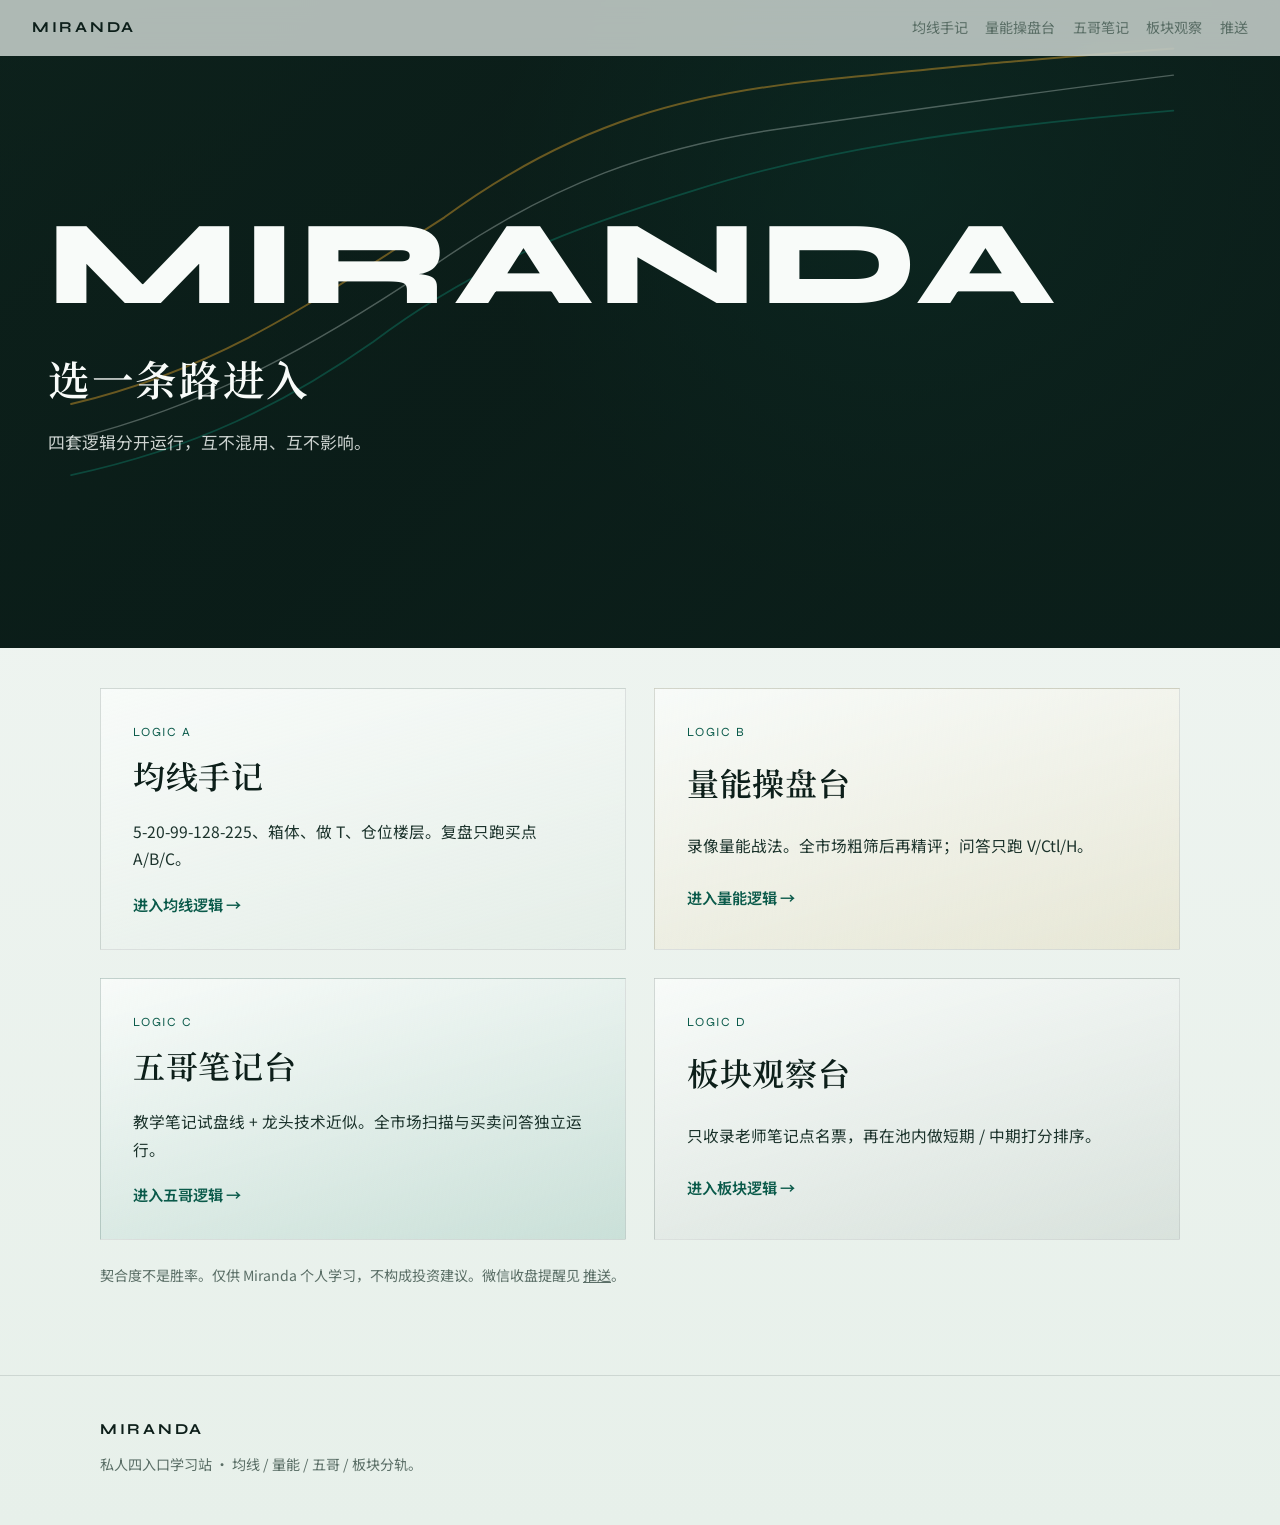
<file: index.html>
<!DOCTYPE html>
<html lang="zh-CN">
<head>
  <meta charset="UTF-8" />
  <meta name="viewport" content="width=device-width, initial-scale=1.0" />
  <title>MIRANDA · 四入口</title>
  <meta name="description" content="Miranda 私人学习站：均线、量能、五哥、板块观察四入口，逻辑分轨互不混用。" />
  <meta name="author" content="Miranda Ge" />
  <link rel="preconnect" href="https://fonts.googleapis.com" />
  <link rel="preconnect" href="https://fonts.gstatic.com" crossorigin />
  <link href="https://fonts.googleapis.com/css2?family=Noto+Sans+SC:wght@400;500;600&family=Noto+Serif+SC:wght@500;600;700&family=Syne:wght@600;700;800&display=swap" rel="stylesheet" />
  <link rel="stylesheet" href="./css/styles.css" />
</head>
<body>
  <nav class="site-nav" id="siteNav">
    <a class="brand-mark" href="#top">MIRANDA</a>
    <button class="nav-toggle" type="button" aria-expanded="false" aria-controls="siteNavLinks" aria-label="打开菜单">
      <span></span><span></span><span></span>
    </button>
    <ul class="nav-links" id="siteNavLinks">
      <li><a href="./ma.html">均线手记</a></li>
      <li><a href="./coach.html">量能操盘台</a></li>
      <li><a href="./wuge.html">五哥笔记</a></li>
      <li><a href="./board.html">板块观察</a></li>
      <li><a href="./push.html">推送</a></li>
    </ul>
  </nav>

  <header class="hero hero-portal" id="top">
    <div class="hero-bg" aria-hidden="true">
      <svg class="hero-chart" viewBox="0 0 1440 900" preserveAspectRatio="xMidYMid slice">
        <path class="ma-slow" d="M80,620 C220,590 320,540 420,470 C540,380 650,340 780,300 C920,255 1080,230 1320,210" />
        <path class="ma-mid" d="M80,580 C240,540 360,470 480,390 C620,290 740,250 880,230 C1020,210 1160,190 1320,170" />
        <path class="ma-fast" d="M80,540 C250,500 360,420 500,330 C650,220 780,190 930,175 C1080,160 1180,150 1320,140" />
      </svg>
    </div>
    <div class="hero-content">
      <div class="hero-brand">MIRANDA</div>
      <h1>选一条路进入</h1>
      <p>四套逻辑分开运行，互不混用、互不影响。</p>
    </div>
  </header>

  <main>
    <section class="section portal-section">
      <div class="wrap portal-grid portal-grid-4">
        <a class="portal-entry" href="./ma.html">
          <div class="portal-kicker">Logic A</div>
          <h2>均线手记</h2>
          <p>5-20-99-128-225、箱体、做 T、仓位楼层。复盘只跑买点 A/B/C。</p>
          <span class="portal-go">进入均线逻辑 →</span>
        </a>
        <a class="portal-entry portal-entry-alt" href="./coach.html">
          <div class="portal-kicker">Logic B</div>
          <h2>量能操盘台</h2>
          <p>录像量能战法。全市场粗筛后再精评；问答只跑 V/Ctl/H。</p>
          <span class="portal-go">进入量能逻辑 →</span>
        </a>
        <a class="portal-entry portal-entry-wuge" href="./wuge.html">
          <div class="portal-kicker">Logic C</div>
          <h2>五哥笔记台</h2>
          <p>教学笔记试盘线 + 龙头技术近似。全市场扫描与买卖问答独立运行。</p>
          <span class="portal-go">进入五哥逻辑 →</span>
        </a>
        <a class="portal-entry portal-entry-board" href="./board.html">
          <div class="portal-kicker">Logic D</div>
          <h2>板块观察台</h2>
          <p>只收录老师笔记点名票，再在池内做短期 / 中期打分排序。</p>
          <span class="portal-go">进入板块逻辑 →</span>
        </a>
      </div>
      <div class="wrap" style="margin-top:1.5rem;">
        <p class="muted-note">契合度不是胜率。仅供 Miranda 个人学习，不构成投资建议。微信收盘提醒见 <a href="./push.html" style="text-decoration:underline;">推送</a>。</p>
      </div>
    </section>
  </main>

  <footer class="site-footer">
    <div class="wrap">
      <div class="brand-mark">MIRANDA</div>
      <p>私人四入口学习站 · 均线 / 量能 / 五哥 / 板块分轨。</p>
    </div>
  </footer>
  <script src="./js/nav.js"></script>
</body>
</html>
</file>
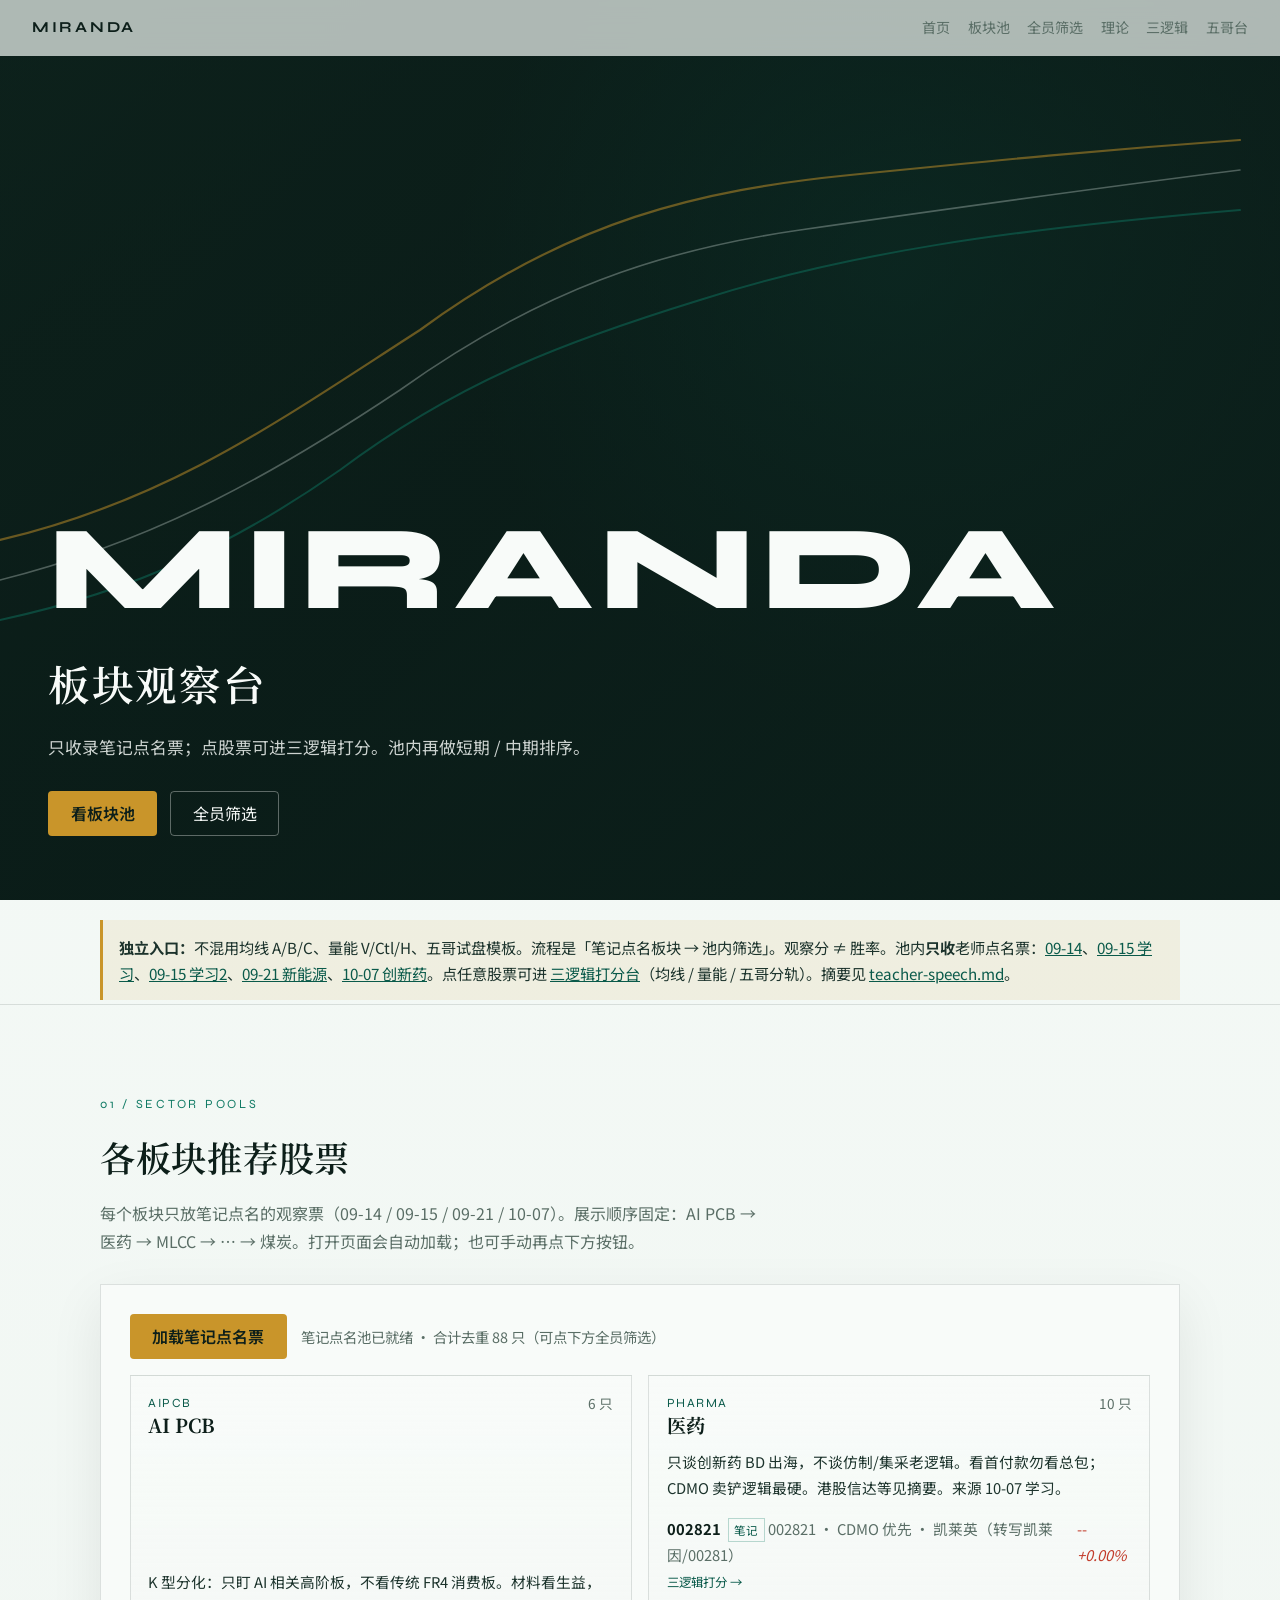
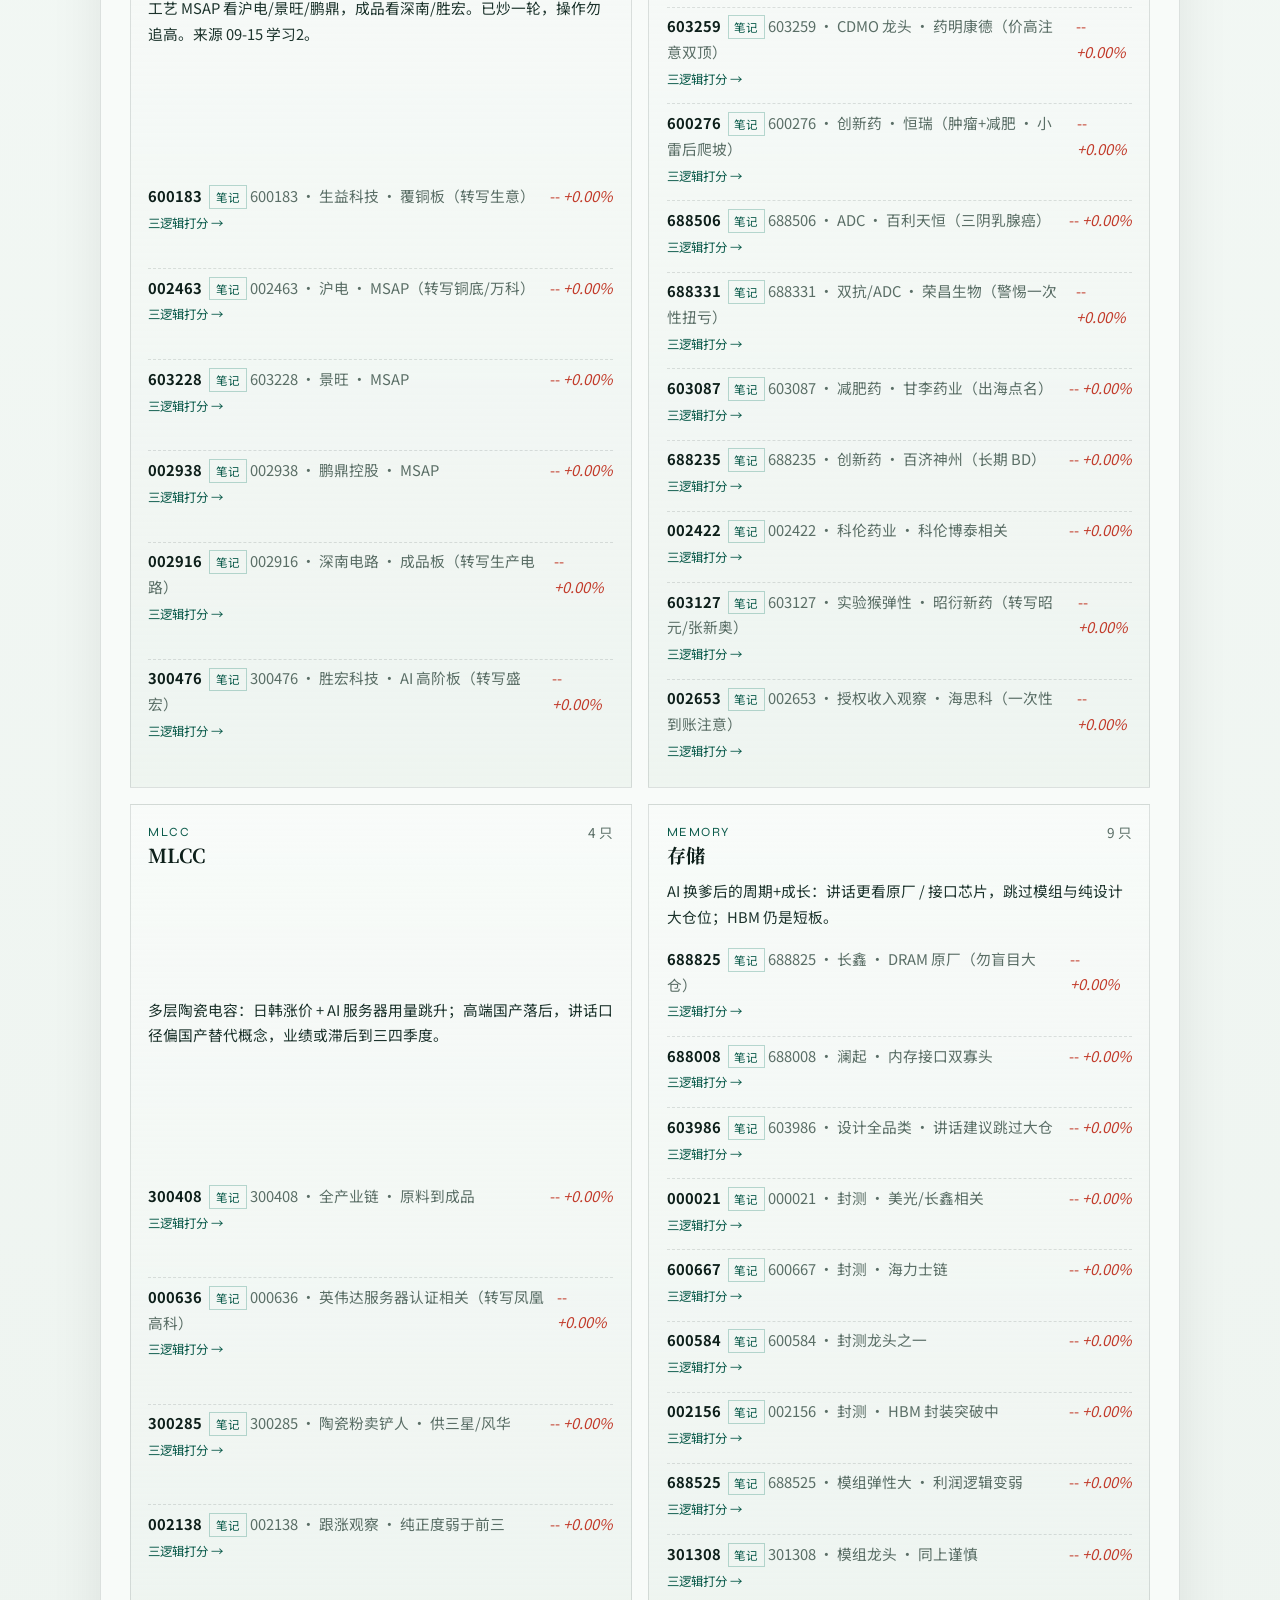
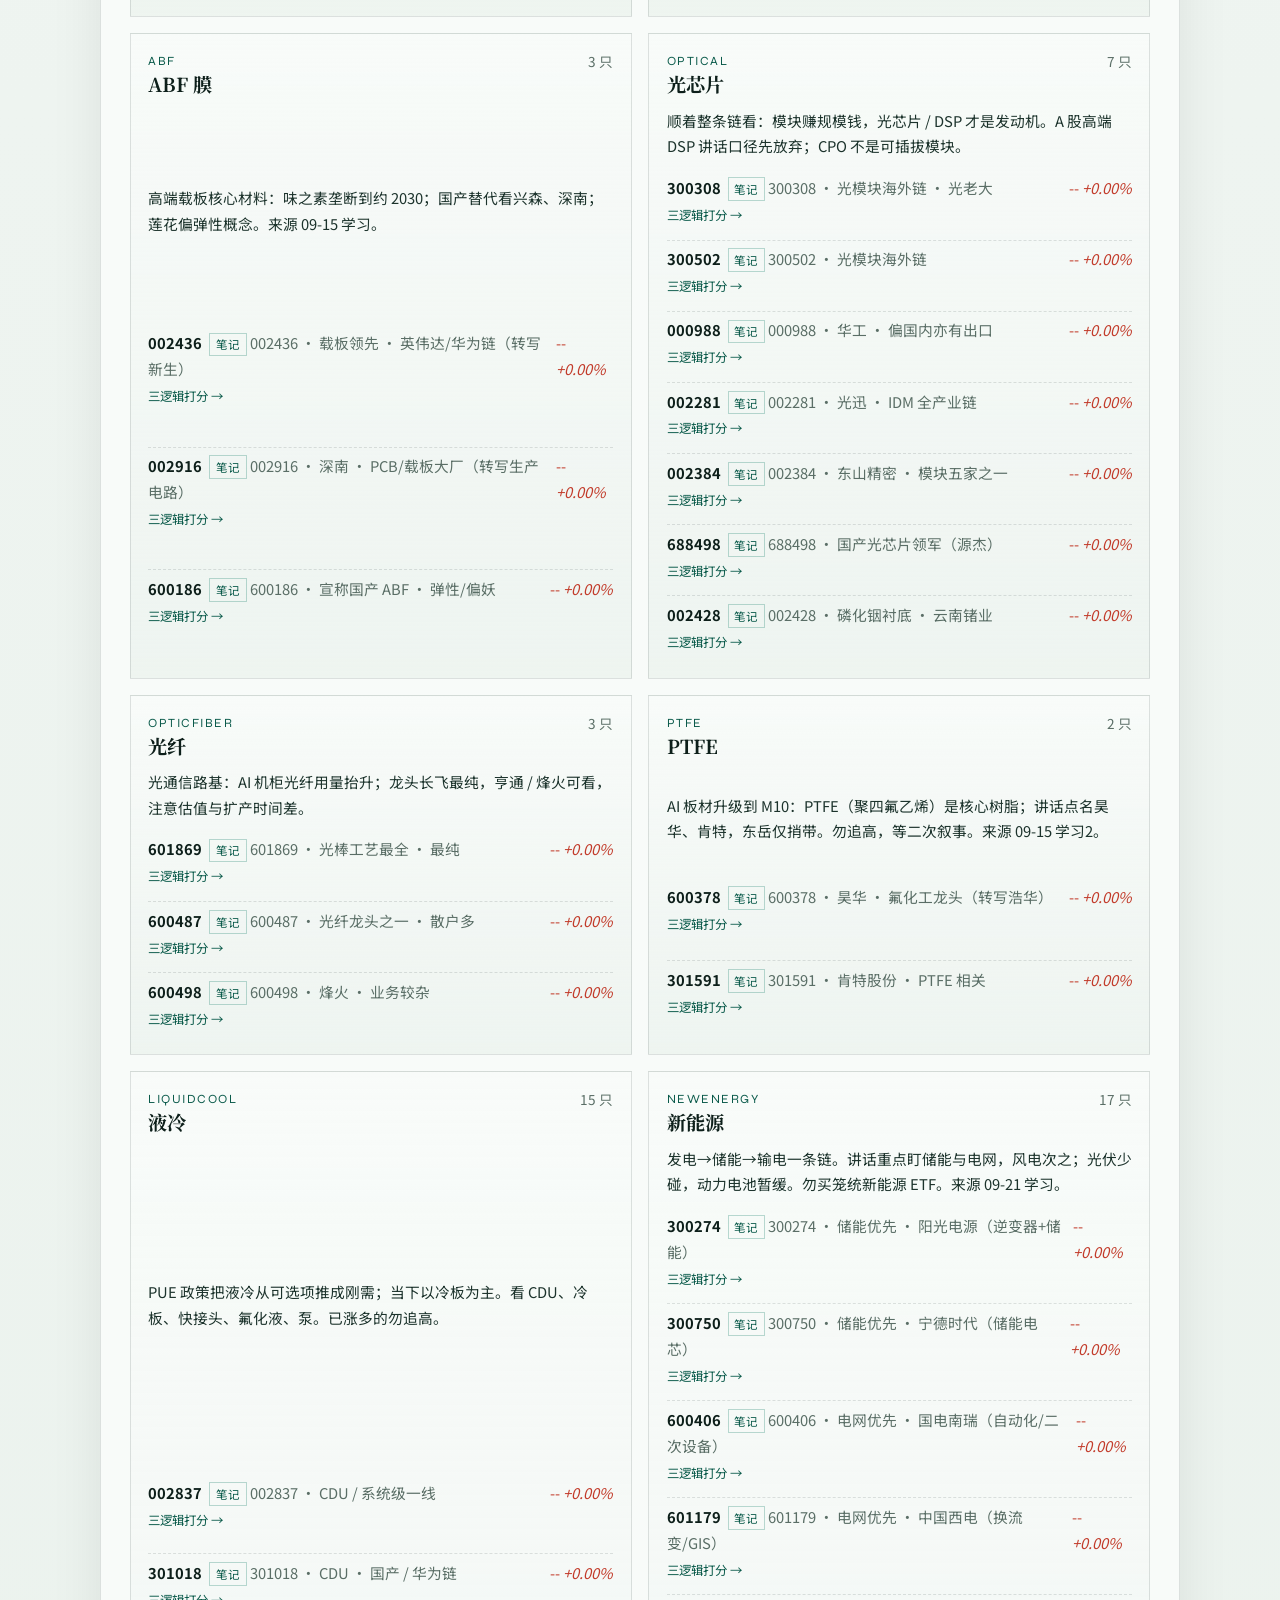
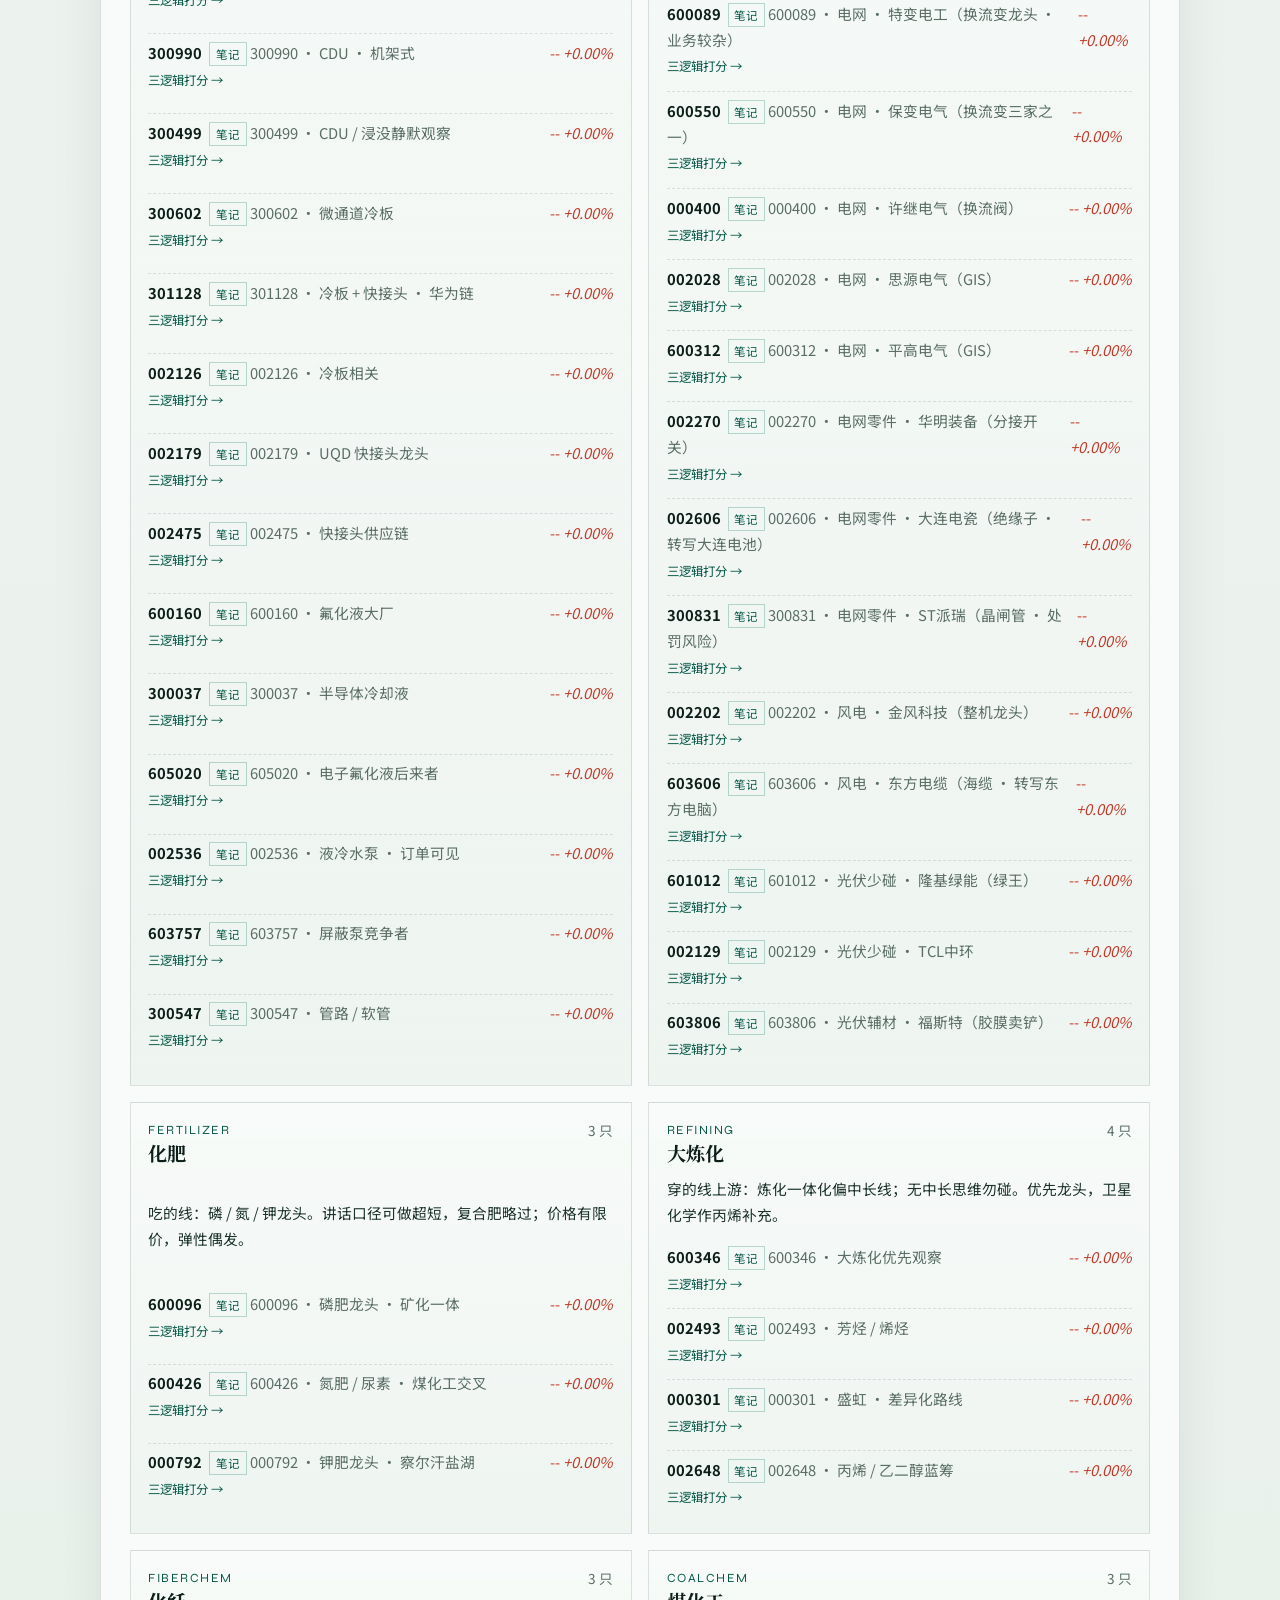
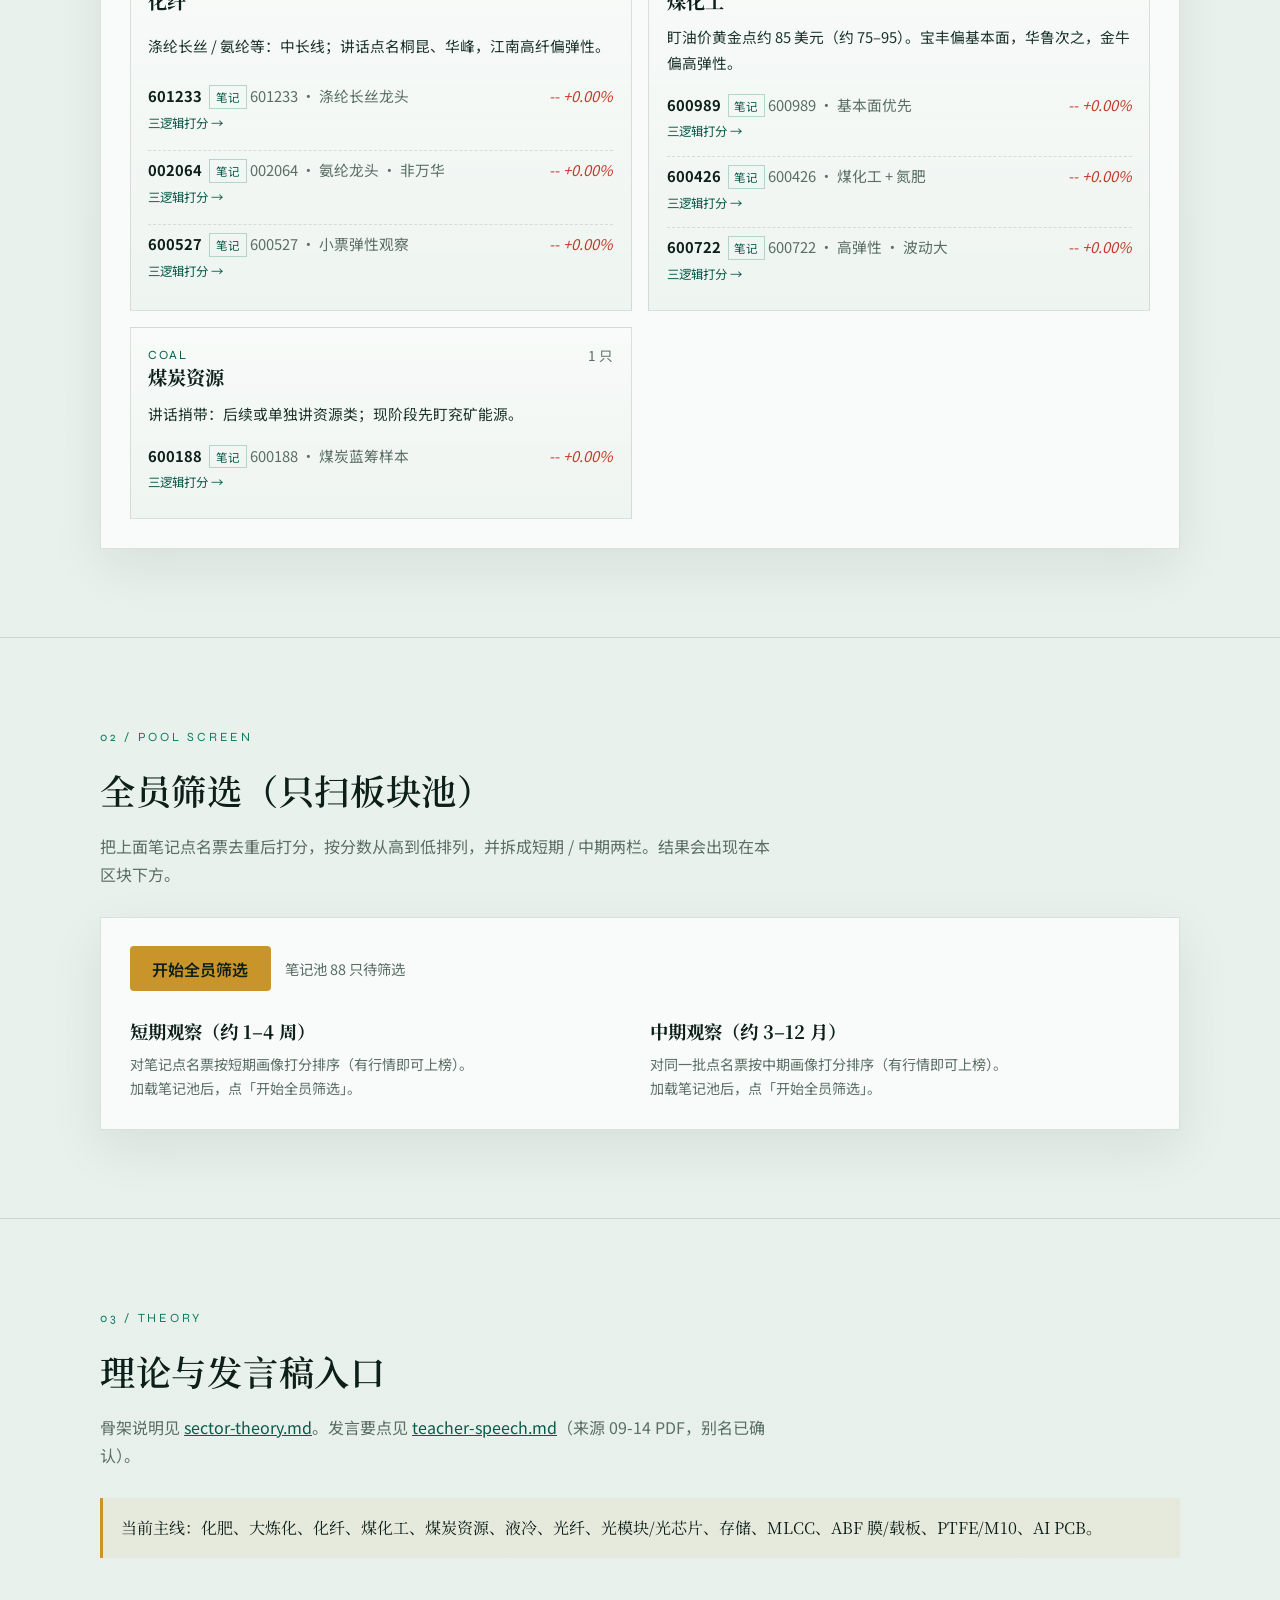
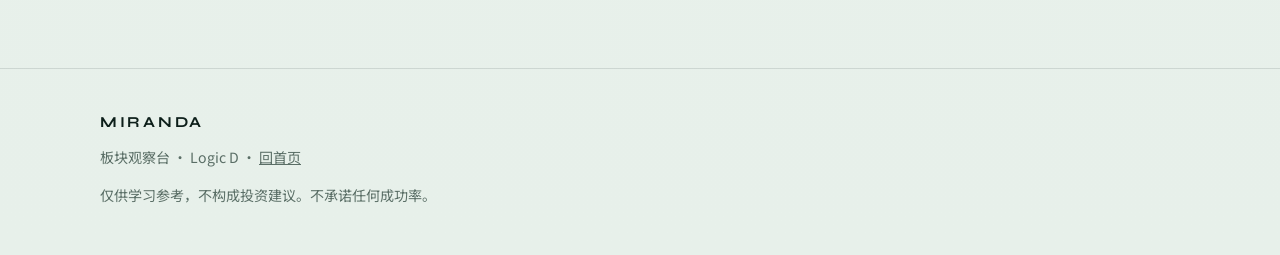
<file: board.html>
<!DOCTYPE html>
<html lang="zh-CN">
<head>
  <meta charset="UTF-8" />
  <meta name="viewport" content="width=device-width, initial-scale=1.0" />
  <title>MIRANDA · 板块观察台</title>
  <meta name="description" content="Miranda 板块观察台：先按主线板块整理推荐池，再在池内做短期/中期全员打分筛选。" />
  <meta name="author" content="Miranda Ge" />
  <link rel="preconnect" href="https://fonts.googleapis.com" />
  <link rel="preconnect" href="https://fonts.gstatic.com" crossorigin />
  <link href="https://fonts.googleapis.com/css2?family=Noto+Sans+SC:wght@400;500;600&family=Noto+Serif+SC:wght@500;600;700&family=Syne:wght@600;700;800&display=swap" rel="stylesheet" />
  <link rel="stylesheet" href="./css/styles.css" />
</head>
<body data-engine="board">
  <nav class="site-nav" id="siteNav">
    <a class="brand-mark" href="./index.html">MIRANDA</a>
    <button class="nav-toggle" type="button" aria-expanded="false" aria-controls="siteNavLinks" aria-label="打开菜单">
      <span></span><span></span><span></span>
    </button>
    <ul class="nav-links" id="siteNavLinks">
      <li><a href="./index.html">首页</a></li>
      <li><a href="#sectors">板块池</a></li>
      <li><a href="#scan">全员筛选</a></li>
      <li><a href="#theory">理论</a></li>
      <li><a href="./desk.html">三逻辑</a></li>
      <li><a href="./wuge.html">五哥台</a></li>
    </ul>
  </nav>

  <header class="hero hero-coach" id="top">
    <div class="hero-bg" aria-hidden="true">
      <svg class="hero-chart" viewBox="0 0 1440 900" preserveAspectRatio="xMidYMid slice">
        <path class="ma-slow" d="M80,620 C220,590 320,540 420,470 C540,380 650,340 780,300 C920,255 1080,230 1320,210" />
        <path class="ma-mid" d="M80,580 C240,540 360,470 480,390 C620,290 740,250 880,230 C1020,210 1160,190 1320,170" />
        <path class="ma-fast" d="M80,540 C250,500 360,420 500,330 C650,220 780,190 930,175 C1080,160 1180,150 1320,140" />
      </svg>
    </div>
    <div class="hero-content">
      <div class="hero-brand">MIRANDA</div>
      <h1>板块观察台</h1>
      <p>只收录笔记点名票；点股票可进三逻辑打分。池内再做短期 / 中期排序。</p>
      <div class="cta-row">
        <a class="btn btn-primary" href="#sectors">看板块池</a>
        <a class="btn btn-ghost" href="#scan">全员筛选</a>
      </div>
    </div>
  </header>

  <main>
    <section class="section reveal honesty-strip" id="honesty">
      <div class="wrap">
        <p><strong>独立入口：</strong>不混用均线 A/B/C、量能 V/Ctl/H、五哥试盘模板。流程是「笔记点名板块 → 池内筛选」。观察分 ≠ 胜率。池内<strong>只收</strong>老师点名票：<a href="./notes/2026年9月14日学习.pdf" style="color:var(--teal-deep);text-decoration:underline;">09-14</a>、<a href="./notes/2026年9月15日学习.pdf" style="color:var(--teal-deep);text-decoration:underline;">09-15 学习</a>、<a href="./notes/2026年9月15日学习2.pdf" style="color:var(--teal-deep);text-decoration:underline;">09-15 学习2</a>、<a href="./notes/2026年9月21日学习.pdf" style="color:var(--teal-deep);text-decoration:underline;">09-21 新能源</a>、<a href="./notes/2026年10月7日学习.pdf" style="color:var(--teal-deep);text-decoration:underline;">10-07 创新药</a>。点任意股票可进 <a href="./desk.html" style="color:var(--teal-deep);text-decoration:underline;">三逻辑打分台</a>（均线 / 量能 / 五哥分轨）。摘要见 <a href="./notes/teacher-speech.md" style="color:var(--teal-deep);text-decoration:underline;">teacher-speech.md</a>。</p>
      </div>
    </section>

    <section class="section" id="sectors">
      <div class="wrap">
        <div class="section-label">01 / Sector Pools</div>
        <h2>各板块推荐股票</h2>
        <p class="section-lead">每个板块只放笔记点名的观察票（09-14 / 09-15 / 09-21 / 10-07）。展示顺序固定：AI PCB → 医药 → MLCC → … → 煤炭。打开页面会自动加载；也可手动再点下方按钮。</p>

        <div class="tool-panel coach-panel">
          <div class="coach-toolbar">
            <button class="btn btn-primary" id="loadSectorsBtn" type="button">加载笔记点名票</button>
            <span class="coach-meta" id="sectorStatus">正在自动加载…</span>
          </div>
          <div class="sector-grid" id="sectorBoard"></div>
        </div>
      </div>
    </section>

    <section class="section" id="scan">
      <div class="wrap">
        <div class="section-label">02 / Pool Screen</div>
        <h2>全员筛选（只扫板块池）</h2>
        <p class="section-lead">把上面笔记点名票去重后打分，按分数从高到低排列，并拆成短期 / 中期两栏。结果会出现在本区块下方。</p>

        <div class="tool-panel coach-panel">
          <div class="coach-toolbar">
            <button class="btn btn-primary" id="boardScanBtn" type="button">开始全员筛选</button>
            <span class="coach-meta" id="boardScanMeta">等待笔记池加载</span>
          </div>
          <div class="status-box" id="boardScanStatus" hidden>准备筛选...</div>
          <div class="error-box" id="boardScanError" hidden></div>

          <div class="horizon-grid">
            <div class="horizon-col">
              <h3>短期观察（约 1–4 周）</h3>
              <p class="muted-note">对笔记点名票按短期画像打分排序（有行情即可上榜）。</p>
              <div class="picks-grid" id="shortRankList"><p class="empty-picks">加载笔记池后，点「开始全员筛选」。</p></div>
            </div>
            <div class="horizon-col">
              <h3>中期观察（约 3–12 月）</h3>
              <p class="muted-note">对同一批点名票按中期画像打分排序（有行情即可上榜）。</p>
              <div class="picks-grid" id="midRankList"><p class="empty-picks">加载笔记池后，点「开始全员筛选」。</p></div>
            </div>
          </div>
        </div>
      </div>
    </section>

    <section class="section reveal" id="theory">
      <div class="wrap">
        <div class="section-label">03 / Theory</div>
        <h2>理论与发言稿入口</h2>
        <p class="section-lead">骨架说明见 <a href="./notes/sector-theory.md" style="color:var(--teal-deep);text-decoration:underline;">sector-theory.md</a>。发言要点见 <a href="./notes/teacher-speech.md" style="color:var(--teal-deep);text-decoration:underline;">teacher-speech.md</a>（来源 09-14 PDF，别名已确认）。</p>
        <div class="callout quote">
          当前主线：化肥、大炼化、化纤、煤化工、煤炭资源、液冷、光纤、光模块/光芯片、存储、MLCC、ABF 膜/载板、PTFE/M10、AI PCB。
        </div>
      </div>
    </section>
  </main>

  <footer class="site-footer">
    <div class="wrap">
      <div class="brand-mark">MIRANDA</div>
      <p>板块观察台 · Logic D · <a href="./index.html" style="text-decoration:underline;">回首页</a></p>
      <p class="disclaimer">仅供学习参考，不构成投资建议。不承诺任何成功率。</p>
    </div>
  </footer>

  <script src="./js/nav.js"></script>
  <script src="./js/board-app.js"></script>
</body>
</html>
</file>
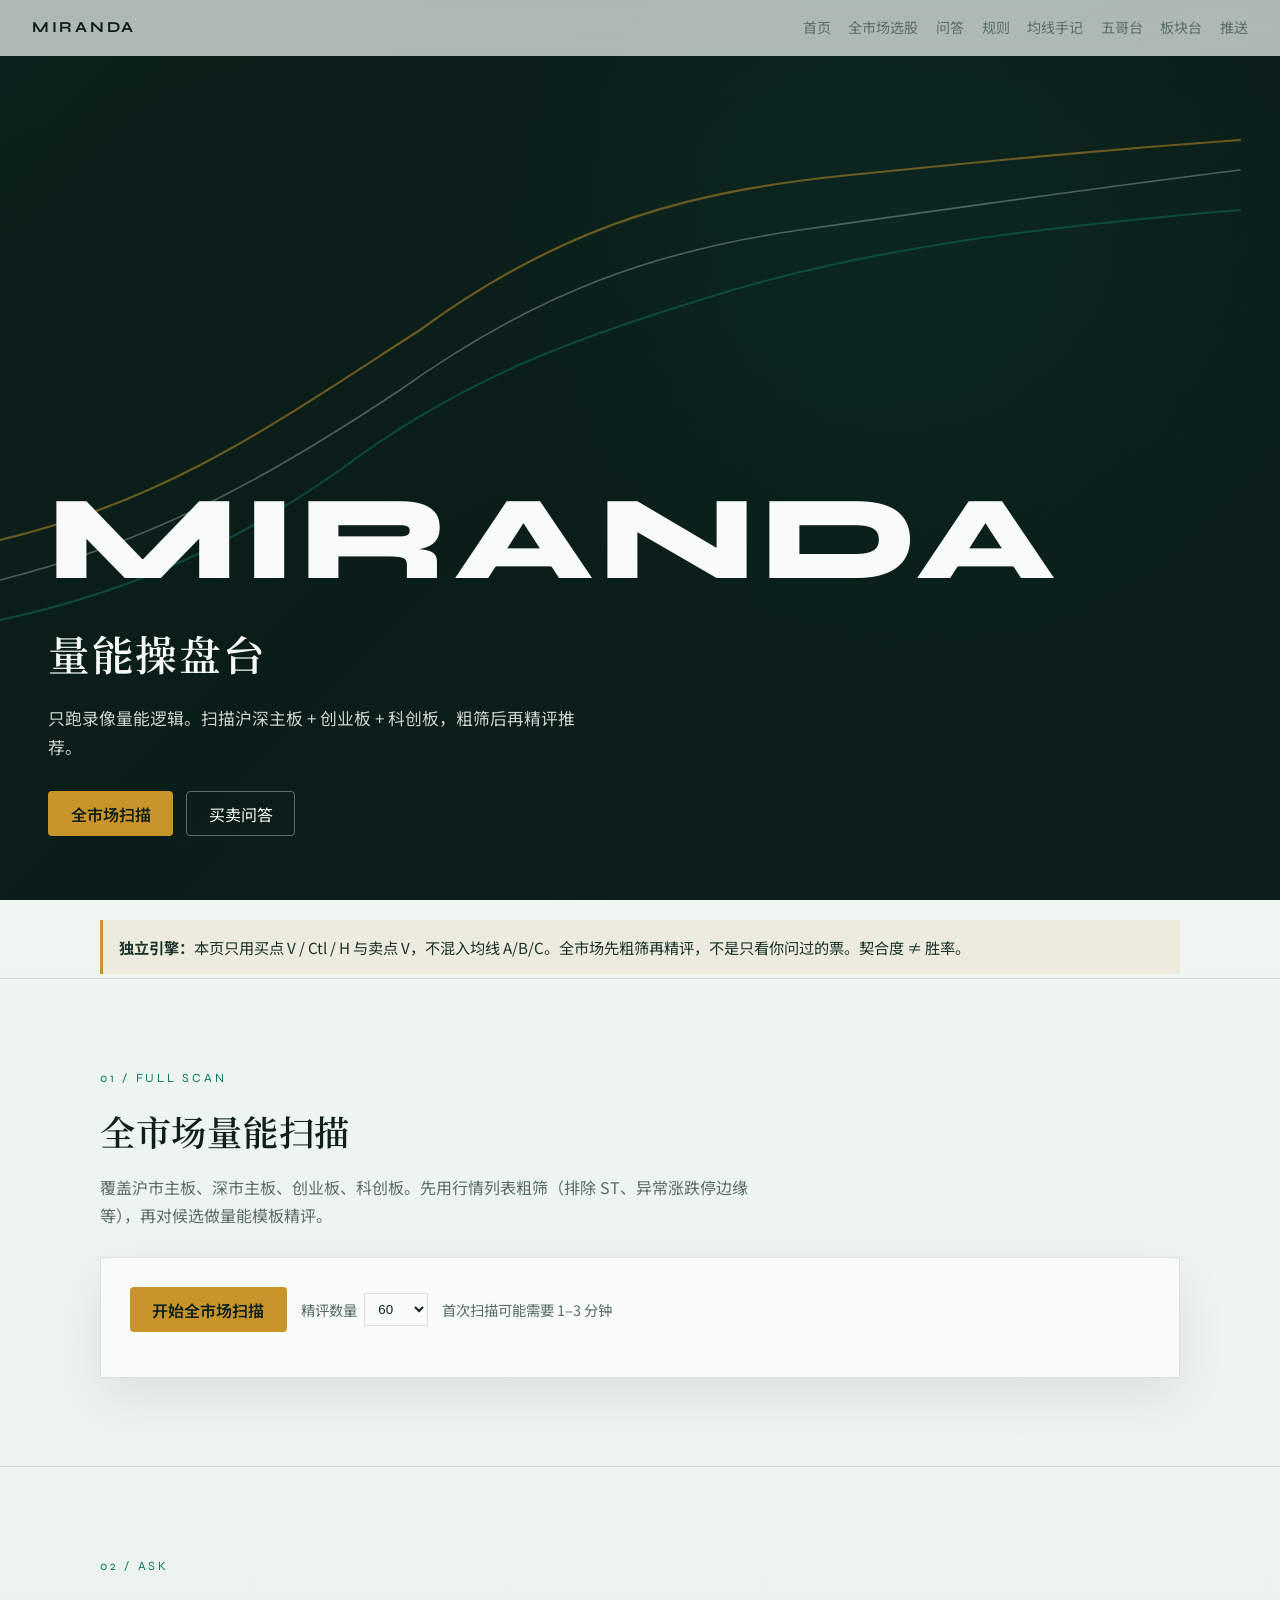
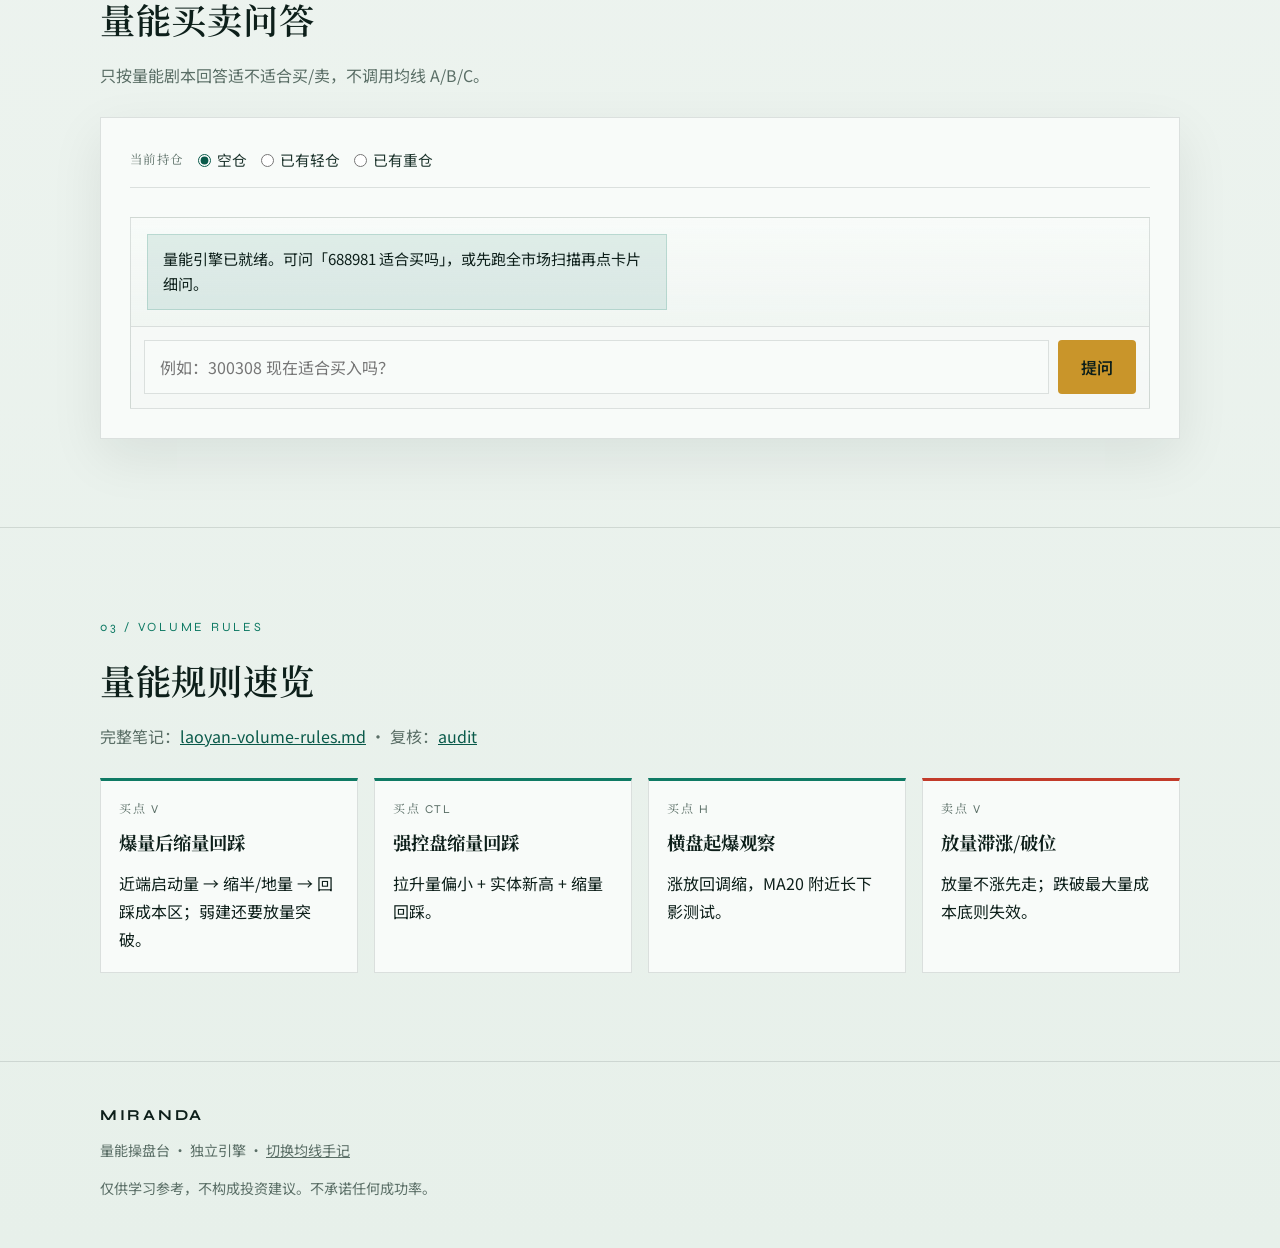
<file: coach.html>
<!DOCTYPE html>
<html lang="zh-CN">
<head>
  <meta charset="UTF-8" />
  <meta name="viewport" content="width=device-width, initial-scale=1.0" />
  <title>MIRANDA · 量能操盘台</title>
  <meta name="description" content="Miranda 量能操盘台：全市场扫描沪深主板、创业板、科创板，按录像量能规则推荐并问答买卖。" />
  <meta name="author" content="Miranda Ge" />
  <link rel="preconnect" href="https://fonts.googleapis.com" />
  <link rel="preconnect" href="https://fonts.gstatic.com" crossorigin />
  <link href="https://fonts.googleapis.com/css2?family=Noto+Sans+SC:wght@400;500;600&family=Noto+Serif+SC:wght@500;600;700&family=Syne:wght@600;700;800&display=swap" rel="stylesheet" />
  <link rel="stylesheet" href="./css/styles.css" />
</head>
<body data-engine="volume">
  <nav class="site-nav" id="siteNav">
    <a class="brand-mark" href="./index.html">MIRANDA</a>
    <button class="nav-toggle" type="button" aria-expanded="false" aria-controls="siteNavLinks" aria-label="打开菜单">
      <span></span><span></span><span></span>
    </button>
    <ul class="nav-links" id="siteNavLinks">
      <li><a href="./index.html">首页</a></li>
      <li><a href="#picks">全市场选股</a></li>
      <li><a href="#ask">问答</a></li>
      <li><a href="#rules">规则</a></li>
      <li><a href="./ma.html">均线手记</a></li>
      <li><a href="./wuge.html">五哥台</a></li>
      <li><a href="./board.html">板块台</a></li>
      <li><a href="./push.html">推送</a></li>
    </ul>
  </nav>

  <header class="hero hero-coach" id="top">
    <div class="hero-bg" aria-hidden="true">
      <svg class="hero-chart" viewBox="0 0 1440 900" preserveAspectRatio="xMidYMid slice">
        <path class="ma-slow" d="M80,620 C220,590 320,540 420,470 C540,380 650,340 780,300 C920,255 1080,230 1320,210" />
        <path class="ma-mid" d="M80,580 C240,540 360,470 480,390 C620,290 740,250 880,230 C1020,210 1160,190 1320,170" />
        <path class="ma-fast" d="M80,540 C250,500 360,420 500,330 C650,220 780,190 930,175 C1080,160 1180,150 1320,140" />
      </svg>
    </div>
    <div class="hero-content">
      <div class="hero-brand">MIRANDA</div>
      <h1>量能操盘台</h1>
      <p>只跑录像量能逻辑。扫描沪深主板 + 创业板 + 科创板，粗筛后再精评推荐。</p>
      <div class="cta-row">
        <a class="btn btn-primary" href="#picks">全市场扫描</a>
        <a class="btn btn-ghost" href="#ask">买卖问答</a>
      </div>
    </div>
  </header>

  <main>
    <section class="section reveal honesty-strip" id="honesty">
      <div class="wrap">
        <p><strong>独立引擎：</strong>本页只用买点 V / Ctl / H 与卖点 V，不混入均线 A/B/C。全市场先粗筛再精评，不是只看你问过的票。契合度 ≠ 胜率。</p>
      </div>
    </section>

    <section class="section reveal" id="picks">
      <div class="wrap">
        <div class="section-label">01 / Full Scan</div>
        <h2>全市场量能扫描</h2>
        <p class="section-lead">覆盖沪市主板、深市主板、创业板、科创板。先用行情列表粗筛（排除 ST、异常涨跌停边缘等），再对候选做量能模板精评。</p>

        <div class="tool-panel coach-panel">
          <div class="coach-toolbar">
            <button class="btn btn-primary" id="picksBtn" type="button">开始全市场扫描</button>
            <label class="scan-depth">
              精评数量
              <select id="picksDepth">
                <option value="40">40</option>
                <option value="60" selected>60</option>
                <option value="100">100</option>
              </select>
            </label>
            <span class="coach-meta" id="picksMeta">首次扫描可能需要 1–3 分钟</span>
          </div>
          <div class="status-box" id="picksLoading" hidden>准备扫描...</div>
          <div class="error-box" id="picksError" hidden></div>
          <div class="picks-board" id="picksBoard" hidden></div>
        </div>
      </div>
    </section>

    <section class="section reveal" id="ask">
      <div class="wrap">
        <div class="section-label">02 / Ask</div>
        <h2>量能买卖问答</h2>
        <p class="section-lead">只按量能剧本回答适不适合买/卖，不调用均线 A/B/C。</p>

        <div class="tool-panel coach-panel">
          <div class="hold-status" id="holdStatus" role="radiogroup" aria-label="当前持仓情况">
            <span class="hold-label">当前持仓</span>
            <label class="hold-option"><input type="radio" name="holdStatus" value="flat" checked /> 空仓</label>
            <label class="hold-option"><input type="radio" name="holdStatus" value="light" /> 已有轻仓</label>
            <label class="hold-option"><input type="radio" name="holdStatus" value="heavy" /> 已有重仓</label>
          </div>

          <div class="coach-chat" id="coachChat">
            <div class="coach-messages" id="coachMessages">
              <div class="coach-bubble bot">
                量能引擎已就绪。可问「688981 适合买吗」，或先跑全市场扫描再点卡片细问。
              </div>
            </div>
            <form class="coach-compose" id="coachForm">
              <input id="reviewInput" type="text" placeholder="例如：300308 现在适合买入吗？" autocomplete="off" required />
              <button class="btn btn-primary" id="reviewBtn" type="submit">提问</button>
            </form>
          </div>

          <div class="history-row" id="reviewHistoryRow" hidden>
            <div class="history-head">
              <span>最近搜索</span>
              <button type="button" class="history-clear" id="reviewHistoryClear">清空</button>
            </div>
            <div class="history-list" id="reviewHistoryList"></div>
          </div>
          <div class="status-box" id="reviewLoading" hidden>正在对照量能规则...</div>
          <div class="error-box" id="reviewError" hidden></div>
          <div class="result-box" id="reviewResult" hidden></div>
        </div>
      </div>
    </section>

    <section class="section reveal" id="rules">
      <div class="wrap">
        <div class="section-label">03 / Volume Rules</div>
        <h2>量能规则速览</h2>
        <p class="section-lead">完整笔记：<a href="./notes/laoyan-volume-rules.md" style="color:var(--teal-deep);text-decoration:underline;">laoyan-volume-rules.md</a> · 复核：<a href="./notes/laoyan-audit.md" style="color:var(--teal-deep);text-decoration:underline;">audit</a></p>
        <div class="template-grid" id="templateLibrary">
          <article class="template-card" data-side="buy" data-id="buyVol">
            <div class="template-tag">买点 V</div>
            <h3>爆量后缩量回踩</h3>
            <p>近端启动量 → 缩半/地量 → 回踩成本区；弱建还要放量突破。</p>
          </article>
          <article class="template-card" data-side="buy" data-id="buyCtrl">
            <div class="template-tag">买点 Ctl</div>
            <h3>强控盘缩量回踩</h3>
            <p>拉升量偏小 + 实体新高 + 缩量回踩。</p>
          </article>
          <article class="template-card" data-side="buy" data-id="buyCons">
            <div class="template-tag">买点 H</div>
            <h3>横盘起爆观察</h3>
            <p>涨放回调缩，MA20 附近长下影测试。</p>
          </article>
          <article class="template-card" data-side="sell" data-id="sellVol">
            <div class="template-tag">卖点 V</div>
            <h3>放量滞涨/破位</h3>
            <p>放量不涨先走；跌破最大量成本底则失效。</p>
          </article>
        </div>
      </div>
    </section>
  </main>

  <footer class="site-footer">
    <div class="wrap">
      <div class="brand-mark">MIRANDA</div>
      <p>量能操盘台 · 独立引擎 · <a href="./ma.html" style="text-decoration:underline;">切换均线手记</a></p>
      <p class="disclaimer">仅供学习参考，不构成投资建议。不承诺任何成功率。</p>
    </div>
  </footer>

  <script src="./js/nav.js"></script>
  <script src="./js/app.js"></script>
</body>
</html>
</file>
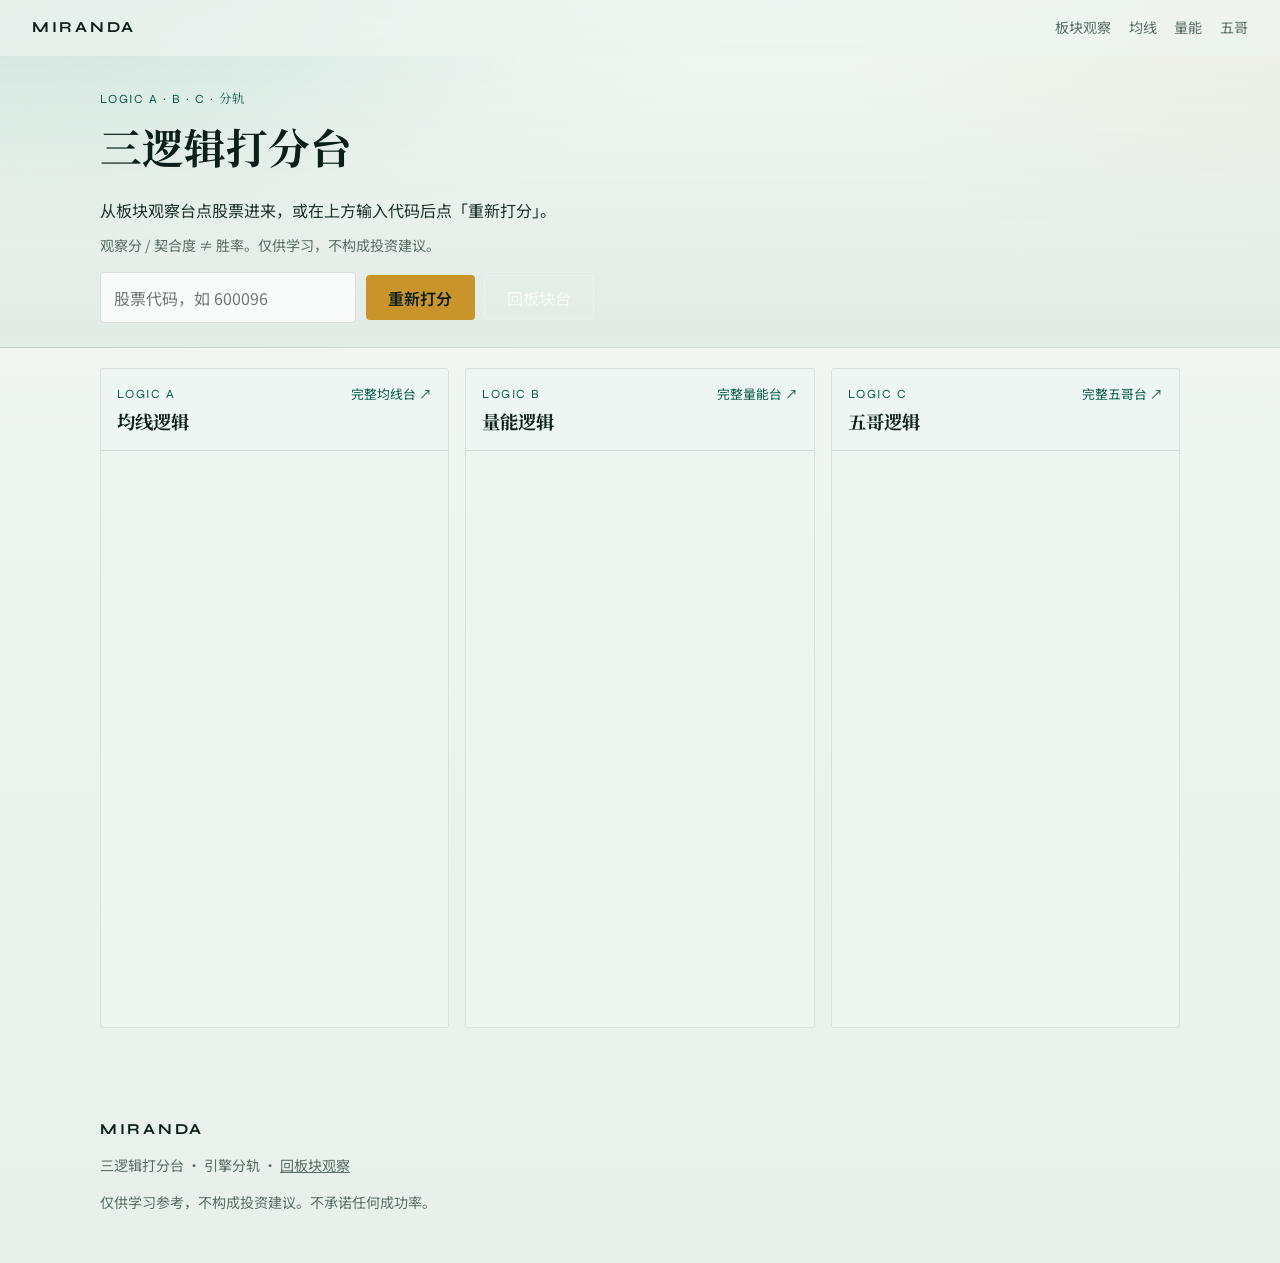
<file: desk.html>
<!DOCTYPE html>
<html lang="zh-CN">
<head>
  <meta charset="UTF-8" />
  <meta name="viewport" content="width=device-width, initial-scale=1.0" />
  <title>MIRANDA · 三逻辑打分台</title>
  <meta name="description" content="对单只股票分别用均线、量能、五哥逻辑打分，三套引擎互不混用。" />
  <meta name="author" content="Miranda Ge" />
  <link rel="preconnect" href="https://fonts.googleapis.com" />
  <link rel="preconnect" href="https://fonts.gstatic.com" crossorigin />
  <link href="https://fonts.googleapis.com/css2?family=Noto+Sans+SC:wght@400;500;600&family=Noto+Serif+SC:wght@500;600;700&family=Syne:wght@600;700;800&display=swap" rel="stylesheet" />
  <link rel="stylesheet" href="./css/styles.css" />
</head>
<body data-engine="desk">
  <nav class="site-nav" id="siteNav">
    <a class="brand-mark" href="./index.html">MIRANDA</a>
    <button class="nav-toggle" type="button" aria-expanded="false" aria-controls="siteNavLinks" aria-label="打开菜单">
      <span></span><span></span><span></span>
    </button>
    <ul class="nav-links" id="siteNavLinks">
      <li><a href="./board.html">板块观察</a></li>
      <li><a href="./ma.html">均线</a></li>
      <li><a href="./coach.html">量能</a></li>
      <li><a href="./wuge.html">五哥</a></li>
    </ul>
  </nav>

  <header class="desk-hero" id="top">
    <div class="wrap desk-hero-inner">
      <p class="portal-kicker">Logic A · B · C · 分轨</p>
      <h1 id="deskTitle">三逻辑打分台</h1>
      <p id="deskLead" class="desk-lead">从板块池点进来的票，会在下面三栏分别用均线 / 量能 / 五哥打分，互不混用。</p>
      <p class="muted-note">观察分 / 契合度 ≠ 胜率。仅供学习，不构成投资建议。</p>
      <div class="desk-code-row">
        <input id="deskCodeInput" type="text" maxlength="12" placeholder="股票代码，如 600096" autocomplete="off" />
        <button class="btn btn-primary" id="deskLoadBtn" type="button">重新打分</button>
        <a class="btn btn-ghost" id="deskBackBoard" href="./board.html">回板块台</a>
      </div>
    </div>
  </header>

  <main class="desk-main">
    <div class="wrap desk-grid" id="deskGrid">
      <section class="desk-pane" data-engine-pane="ma">
        <header class="desk-pane-head">
          <div>
            <p class="portal-kicker">Logic A</p>
            <h2>均线逻辑</h2>
          </div>
          <a class="desk-open" id="deskOpenMa" href="./ma.html" target="_blank" rel="noopener">完整均线台 ↗</a>
        </header>
        <iframe class="desk-frame" id="frameMa" title="均线打分" loading="lazy"></iframe>
      </section>
      <section class="desk-pane" data-engine-pane="volume">
        <header class="desk-pane-head">
          <div>
            <p class="portal-kicker">Logic B</p>
            <h2>量能逻辑</h2>
          </div>
          <a class="desk-open" id="deskOpenCoach" href="./coach.html" target="_blank" rel="noopener">完整量能台 ↗</a>
        </header>
        <iframe class="desk-frame" id="frameCoach" title="量能打分" loading="lazy"></iframe>
      </section>
      <section class="desk-pane" data-engine-pane="wuge">
        <header class="desk-pane-head">
          <div>
            <p class="portal-kicker">Logic C</p>
            <h2>五哥逻辑</h2>
          </div>
          <a class="desk-open" id="deskOpenWuge" href="./wuge.html" target="_blank" rel="noopener">完整五哥台 ↗</a>
        </header>
        <iframe class="desk-frame" id="frameWuge" title="五哥打分" loading="lazy"></iframe>
      </section>
    </div>
  </main>

  <footer class="site-footer">
    <div class="wrap">
      <div class="brand-mark">MIRANDA</div>
      <p>三逻辑打分台 · 引擎分轨 · <a href="./board.html" style="text-decoration:underline;">回板块观察</a></p>
      <p class="disclaimer">仅供学习参考，不构成投资建议。不承诺任何成功率。</p>
    </div>
  </footer>

  <script src="./js/nav.js"></script>
  <script src="./js/desk-app.js"></script>
</body>
</html>
</file>
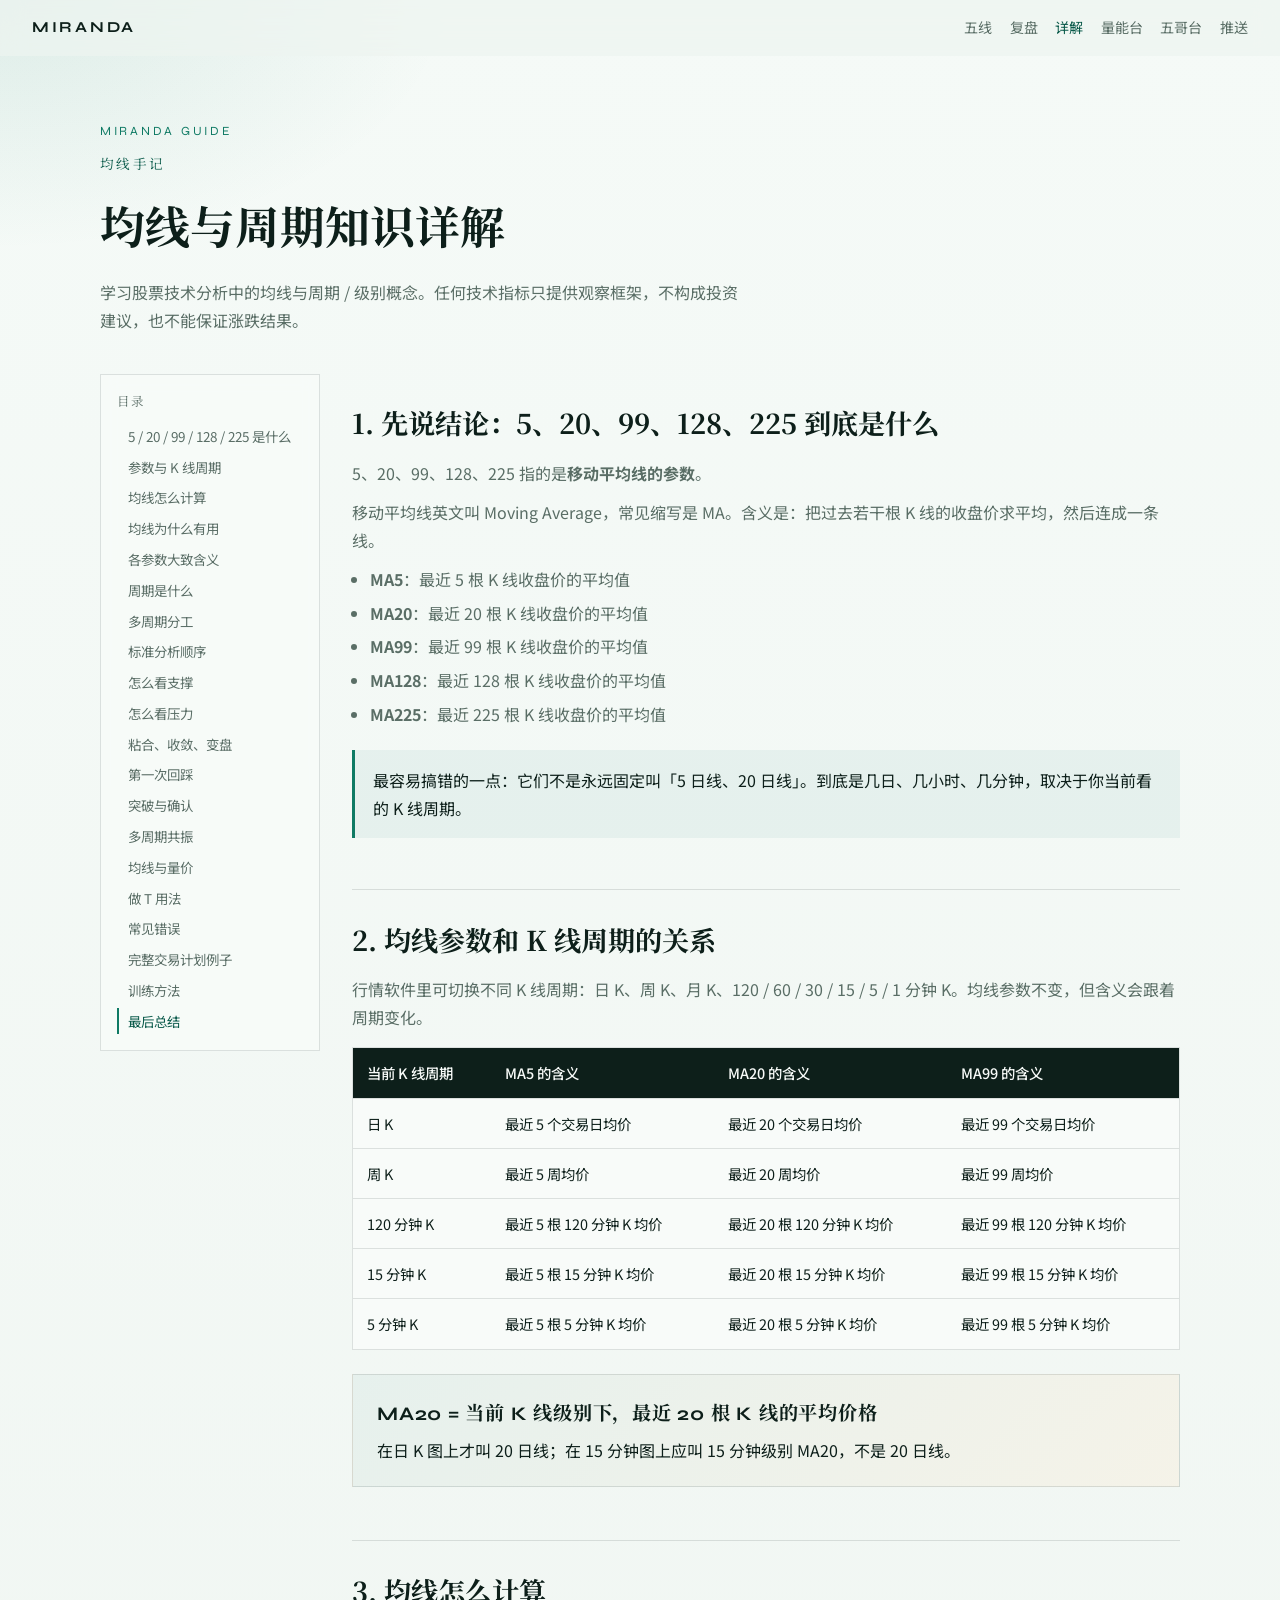
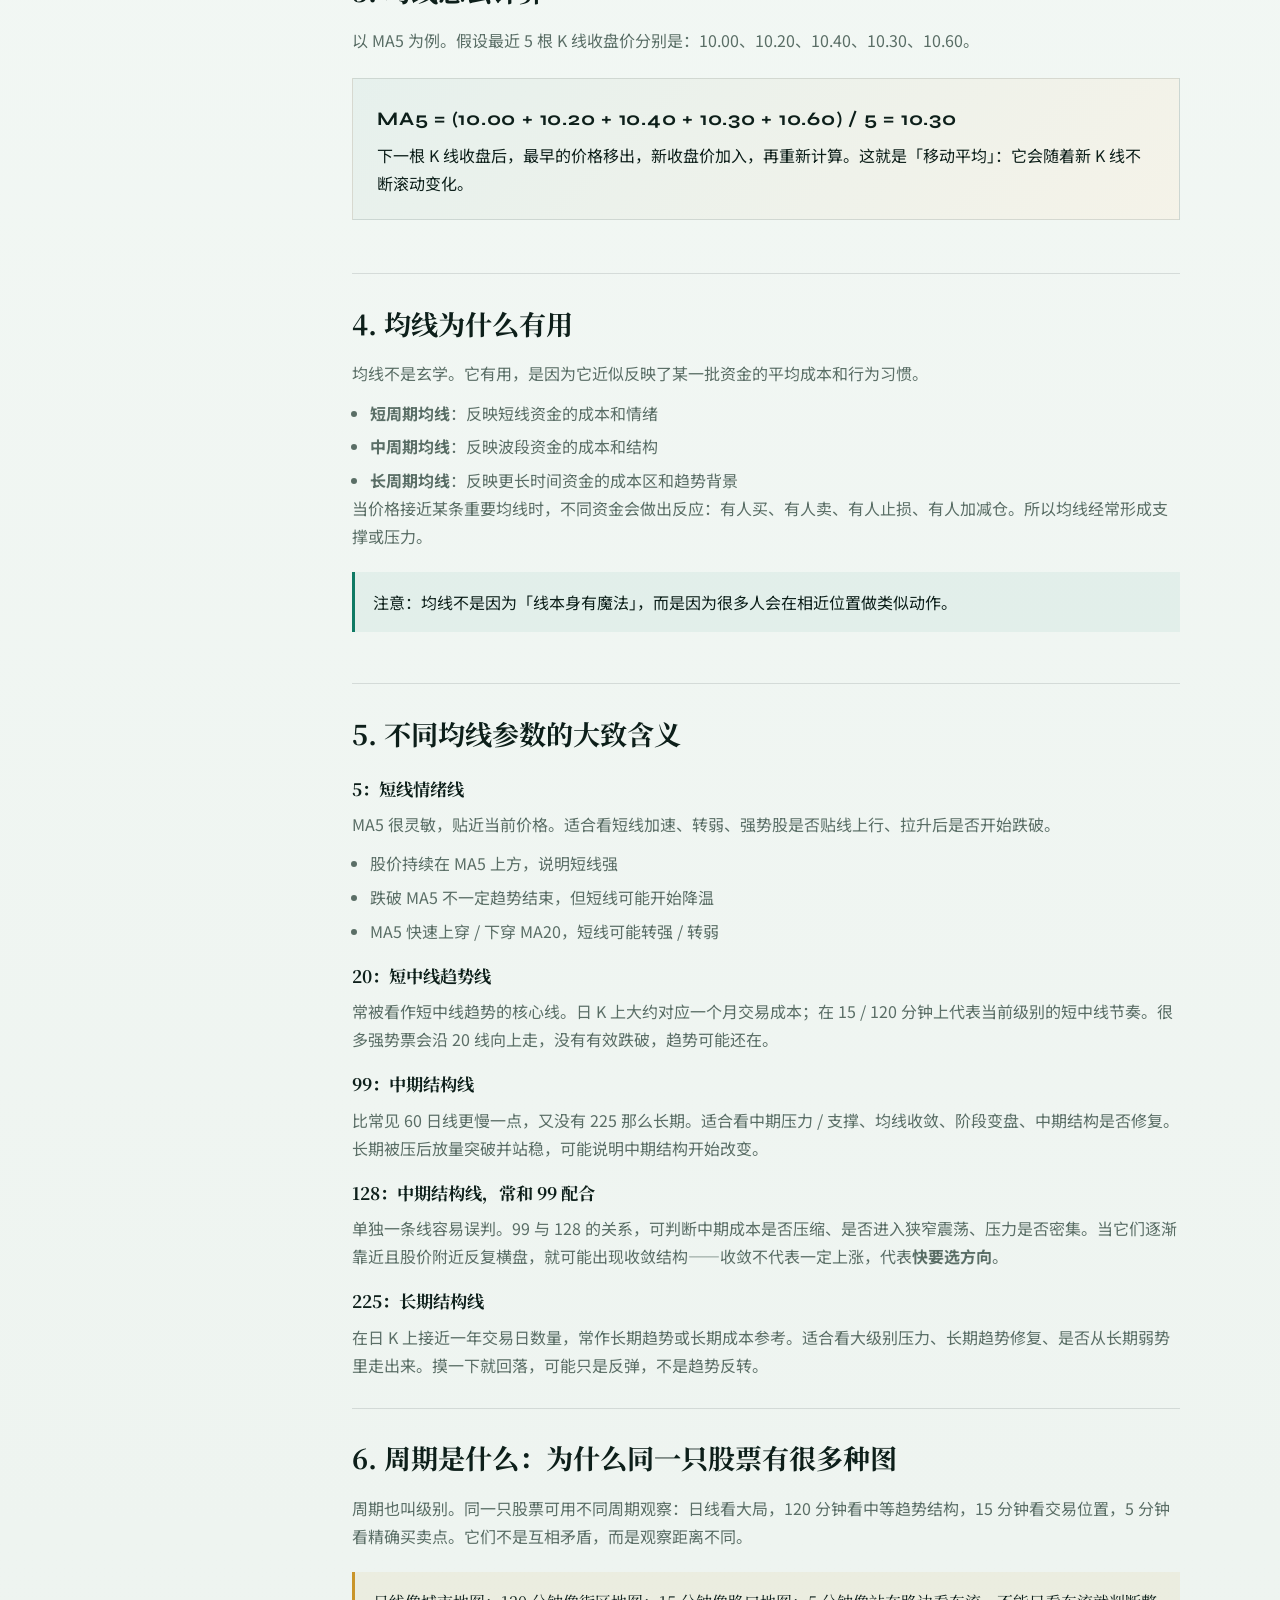
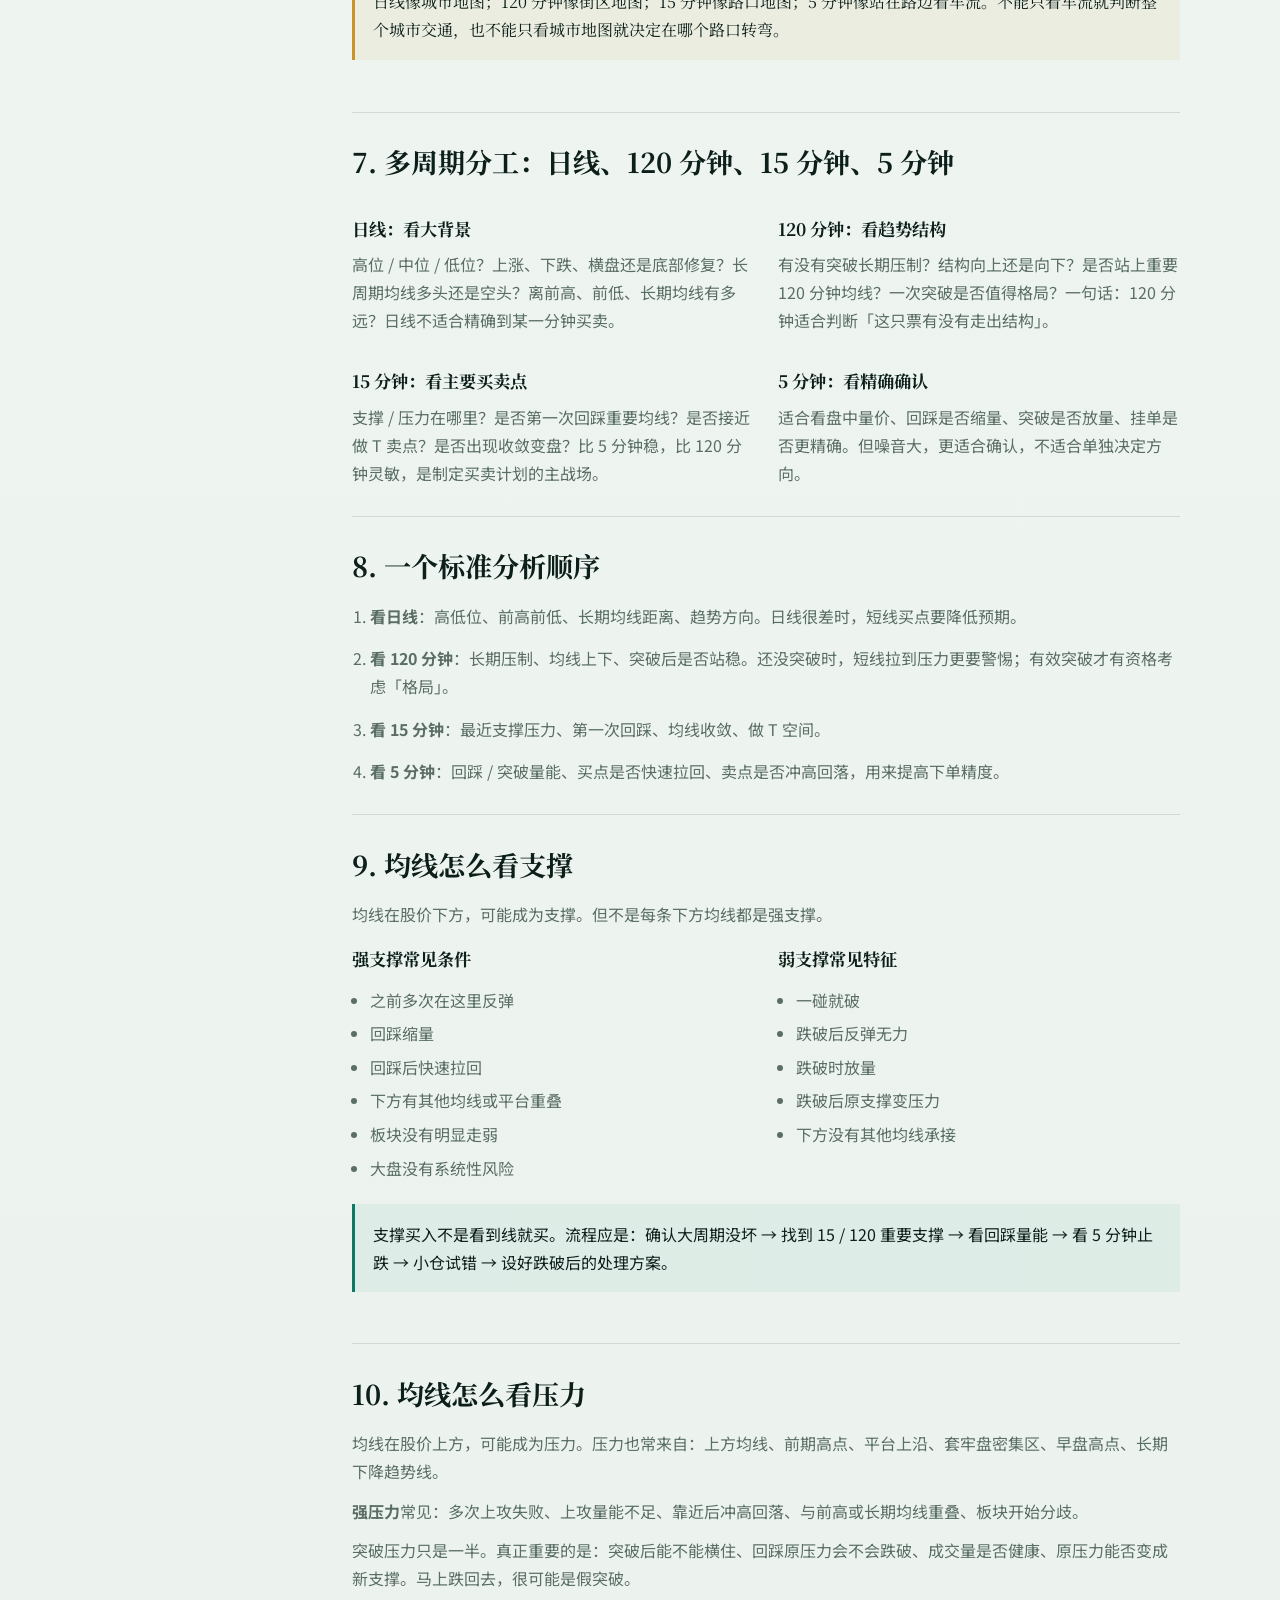
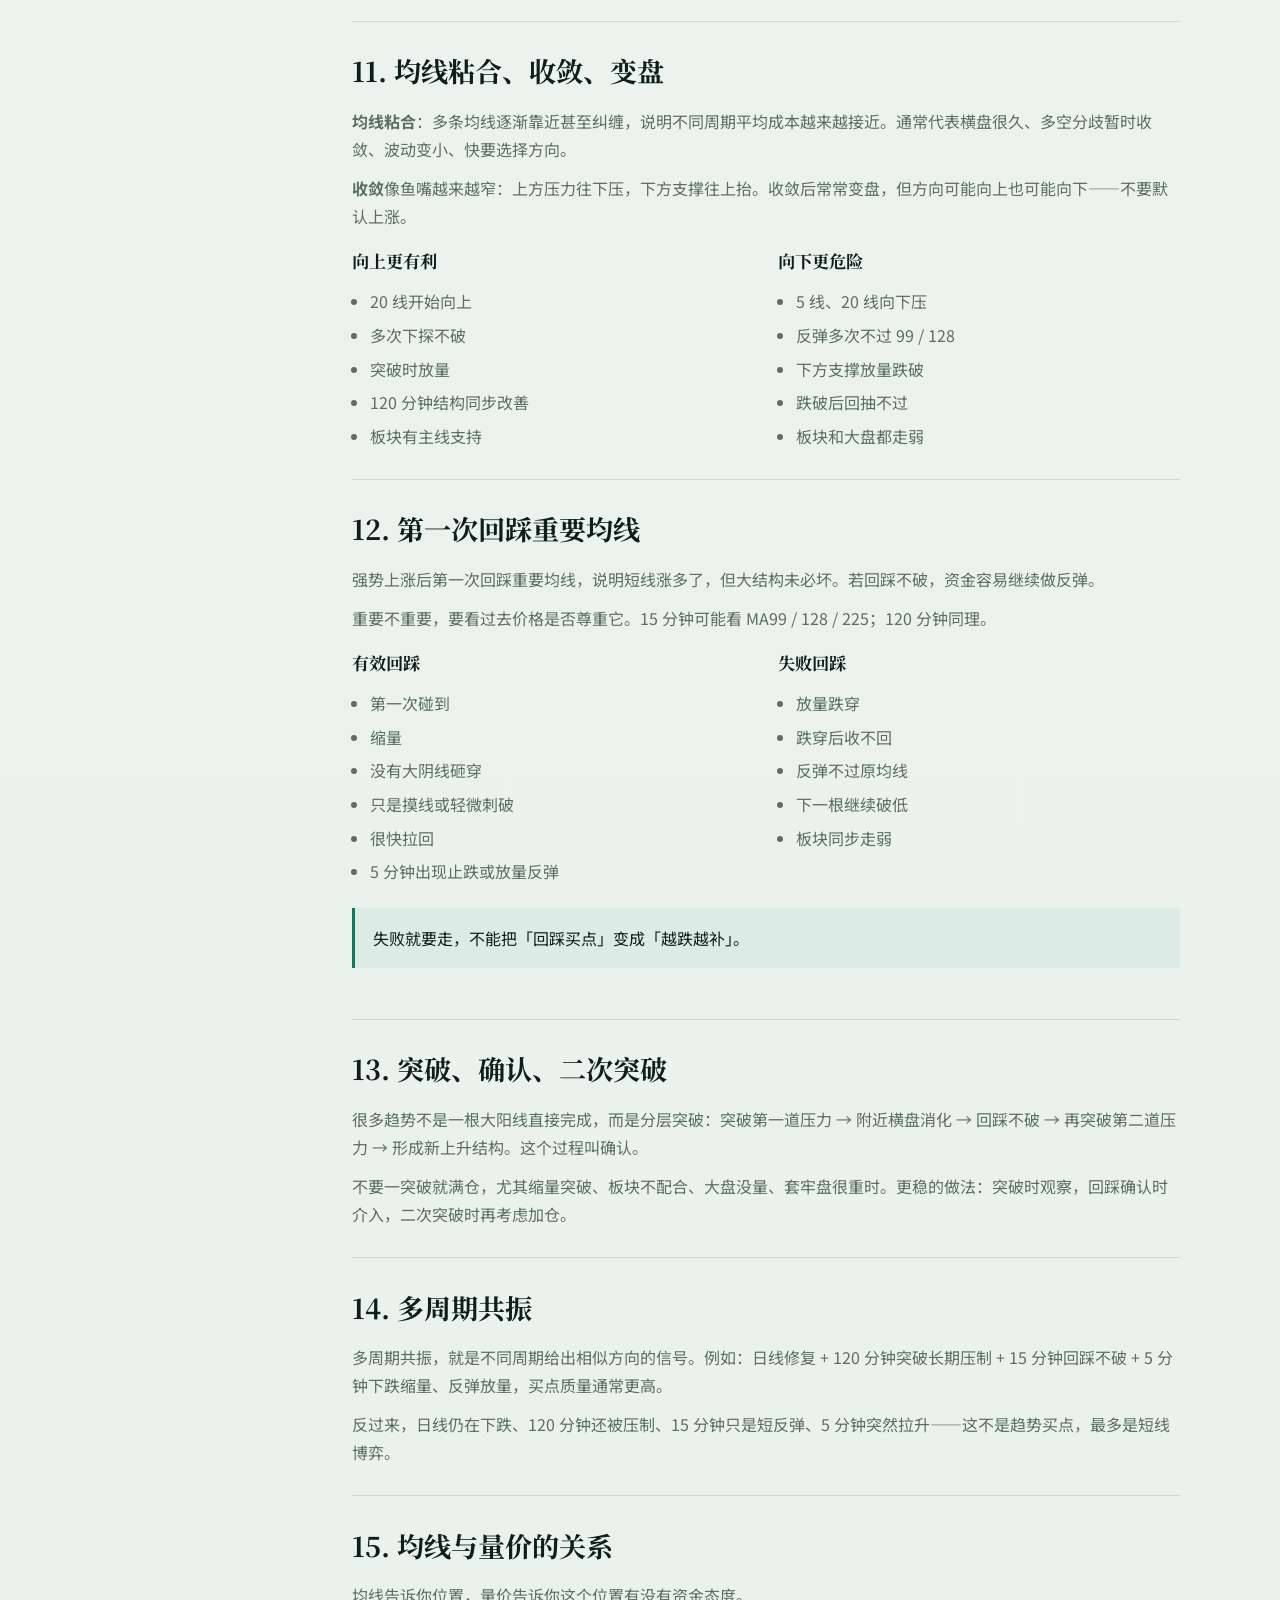
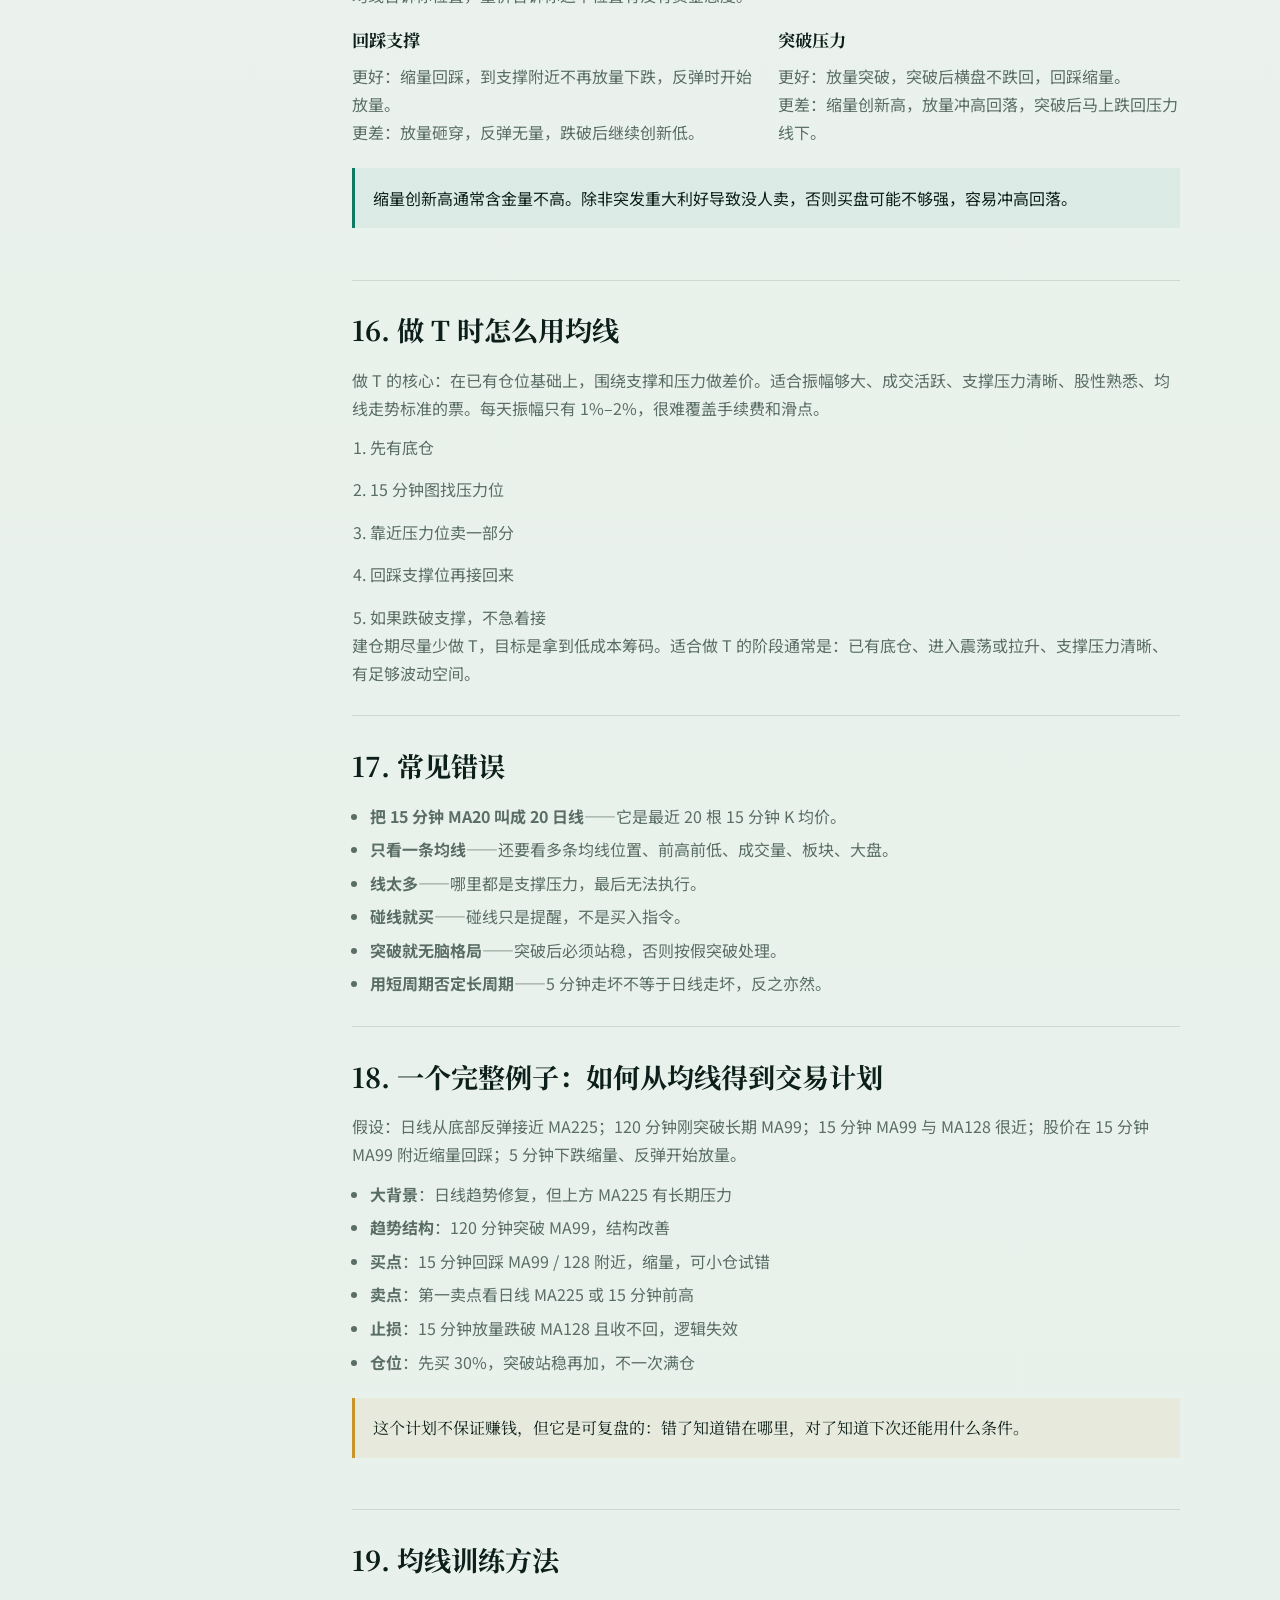
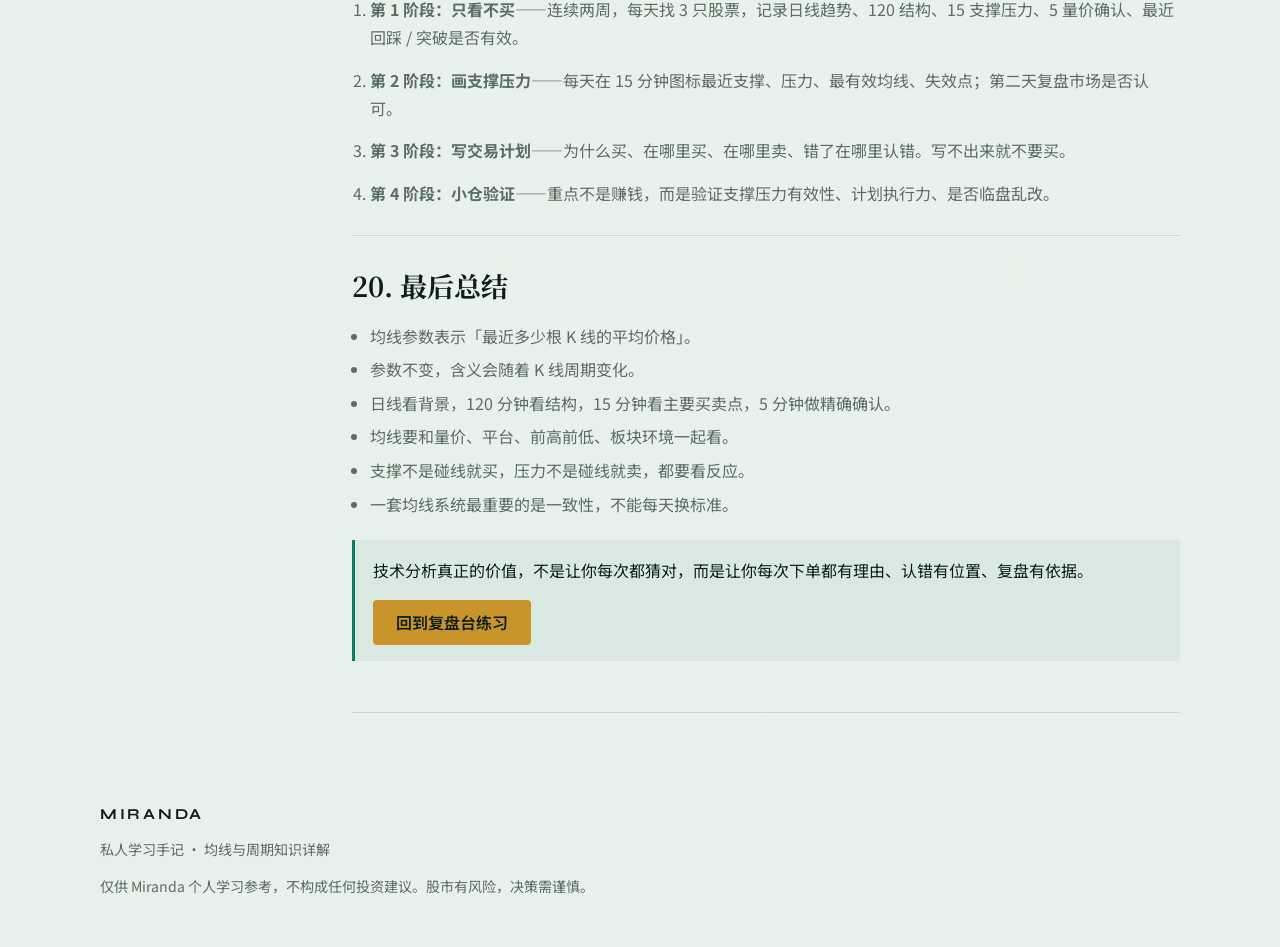
<file: guide.html>
<!DOCTYPE html>
<html lang="zh-CN">
<head>
  <meta charset="UTF-8" />
  <meta name="viewport" content="width=device-width, initial-scale=1.0" />
  <title>MIRANDA · 均线与周期知识详解</title>
  <meta name="description" content="Miranda 私人均线与周期学习详解：MA5/20/99/128/225、多周期分工、支撑压力、收敛变盘与做T。" />
  <meta name="author" content="Miranda Ge" />
  <link rel="preconnect" href="https://fonts.googleapis.com" />
  <link rel="preconnect" href="https://fonts.gstatic.com" crossorigin />
  <link href="https://fonts.googleapis.com/css2?family=Noto+Sans+SC:wght@400;500;600&family=Noto+Serif+SC:wght@500;600;700&family=Syne:wght@600;700;800&display=swap" rel="stylesheet" />
  <link rel="stylesheet" href="./css/styles.css" />
</head>
<body class="guide-page">
  <nav class="site-nav" id="siteNav">
    <a class="brand-mark" href="./index.html">MIRANDA</a>
    <button class="nav-toggle" type="button" aria-expanded="false" aria-controls="siteNavLinks" aria-label="打开菜单">
      <span></span><span></span><span></span>
    </button>
    <ul class="nav-links" id="siteNavLinks">
      <li><a href="./ma.html#system">五线</a></li>
      <li><a href="./ma.html#review">复盘</a></li>
      <li><a href="./guide.html" aria-current="page">详解</a></li>
      <li><a href="./coach.html">量能台</a></li>
      <li><a href="./wuge.html">五哥台</a></li>
      <li><a href="./push.html">推送</a></li>
    </ul>
  </nav>

  <header class="guide-hero" id="top">
    <div class="wrap">
      <div class="section-label">MIRANDA GUIDE</div>
      <p class="guide-kicker">均线手记</p>
      <h1>均线与周期知识详解</h1>
      <p class="guide-lead">学习股票技术分析中的均线与周期 / 级别概念。任何技术指标只提供观察框架，不构成投资建议，也不能保证涨跌结果。</p>
    </div>
  </header>

  <div class="guide-layout wrap">
    <aside class="guide-toc" aria-label="目录">
      <div class="guide-toc-title">目录</div>
      <ol>
        <li><a href="#g1">5 / 20 / 99 / 128 / 225 是什么</a></li>
        <li><a href="#g2">参数与 K 线周期</a></li>
        <li><a href="#g3">均线怎么计算</a></li>
        <li><a href="#g4">均线为什么有用</a></li>
        <li><a href="#g5">各参数大致含义</a></li>
        <li><a href="#g6">周期是什么</a></li>
        <li><a href="#g7">多周期分工</a></li>
        <li><a href="#g8">标准分析顺序</a></li>
        <li><a href="#g9">怎么看支撑</a></li>
        <li><a href="#g10">怎么看压力</a></li>
        <li><a href="#g11">粘合、收敛、变盘</a></li>
        <li><a href="#g12">第一次回踩</a></li>
        <li><a href="#g13">突破与确认</a></li>
        <li><a href="#g14">多周期共振</a></li>
        <li><a href="#g15">均线与量价</a></li>
        <li><a href="#g16">做 T 用法</a></li>
        <li><a href="#g17">常见错误</a></li>
        <li><a href="#g18">完整交易计划例子</a></li>
        <li><a href="#g19">训练方法</a></li>
        <li><a href="#g20">最后总结</a></li>
      </ol>
    </aside>

    <main class="guide-main">
      <article class="guide-block" id="g1">
        <h2>1. 先说结论：5、20、99、128、225 到底是什么</h2>
        <p>5、20、99、128、225 指的是<strong>移动平均线的参数</strong>。</p>
        <p>移动平均线英文叫 Moving Average，常见缩写是 MA。含义是：把过去若干根 K 线的收盘价求平均，然后连成一条线。</p>
        <ul>
          <li><strong>MA5</strong>：最近 5 根 K 线收盘价的平均值</li>
          <li><strong>MA20</strong>：最近 20 根 K 线收盘价的平均值</li>
          <li><strong>MA99</strong>：最近 99 根 K 线收盘价的平均值</li>
          <li><strong>MA128</strong>：最近 128 根 K 线收盘价的平均值</li>
          <li><strong>MA225</strong>：最近 225 根 K 线收盘价的平均值</li>
        </ul>
        <div class="callout">最容易搞错的一点：它们不是永远固定叫「5 日线、20 日线」。到底是几日、几小时、几分钟，取决于你当前看的 K 线周期。</div>
      </article>

      <article class="guide-block" id="g2">
        <h2>2. 均线参数和 K 线周期的关系</h2>
        <p>行情软件里可切换不同 K 线周期：日 K、周 K、月 K、120 / 60 / 30 / 15 / 5 / 1 分钟 K。均线参数不变，但含义会跟着周期变化。</p>
        <div class="table-scroll">
          <table>
            <thead>
              <tr>
                <th>当前 K 线周期</th>
                <th>MA5 的含义</th>
                <th>MA20 的含义</th>
                <th>MA99 的含义</th>
              </tr>
            </thead>
            <tbody>
              <tr><td>日 K</td><td>最近 5 个交易日均价</td><td>最近 20 个交易日均价</td><td>最近 99 个交易日均价</td></tr>
              <tr><td>周 K</td><td>最近 5 周均价</td><td>最近 20 周均价</td><td>最近 99 周均价</td></tr>
              <tr><td>120 分钟 K</td><td>最近 5 根 120 分钟 K 均价</td><td>最近 20 根 120 分钟 K 均价</td><td>最近 99 根 120 分钟 K 均价</td></tr>
              <tr><td>15 分钟 K</td><td>最近 5 根 15 分钟 K 均价</td><td>最近 20 根 15 分钟 K 均价</td><td>最近 99 根 15 分钟 K 均价</td></tr>
              <tr><td>5 分钟 K</td><td>最近 5 根 5 分钟 K 均价</td><td>最近 20 根 5 分钟 K 均价</td><td>最近 99 根 5 分钟 K 均价</td></tr>
            </tbody>
          </table>
        </div>
        <div class="formula">
          <strong>MA20 = 当前 K 线级别下，最近 20 根 K 线的平均价格</strong>
          在日 K 图上才叫 20 日线；在 15 分钟图上应叫 15 分钟级别 MA20，不是 20 日线。
        </div>
      </article>

      <article class="guide-block" id="g3">
        <h2>3. 均线怎么计算</h2>
        <p>以 MA5 为例。假设最近 5 根 K 线收盘价分别是：10.00、10.20、10.40、10.30、10.60。</p>
        <div class="formula">
          <strong>MA5 = (10.00 + 10.20 + 10.40 + 10.30 + 10.60) / 5 = 10.30</strong>
          下一根 K 线收盘后，最早的价格移出，新收盘价加入，再重新计算。这就是「移动平均」：它会随着新 K 线不断滚动变化。
        </div>
      </article>

      <article class="guide-block" id="g4">
        <h2>4. 均线为什么有用</h2>
        <p>均线不是玄学。它有用，是因为它近似反映了某一批资金的平均成本和行为习惯。</p>
        <ul>
          <li><strong>短周期均线</strong>：反映短线资金的成本和情绪</li>
          <li><strong>中周期均线</strong>：反映波段资金的成本和结构</li>
          <li><strong>长周期均线</strong>：反映更长时间资金的成本区和趋势背景</li>
        </ul>
        <p>当价格接近某条重要均线时，不同资金会做出反应：有人买、有人卖、有人止损、有人加减仓。所以均线经常形成支撑或压力。</p>
        <div class="callout">注意：均线不是因为「线本身有魔法」，而是因为很多人会在相近位置做类似动作。</div>
      </article>

      <article class="guide-block" id="g5">
        <h2>5. 不同均线参数的大致含义</h2>
        <h3>5：短线情绪线</h3>
        <p>MA5 很灵敏，贴近当前价格。适合看短线加速、转弱、强势股是否贴线上行、拉升后是否开始跌破。</p>
        <ul>
          <li>股价持续在 MA5 上方，说明短线强</li>
          <li>跌破 MA5 不一定趋势结束，但短线可能开始降温</li>
          <li>MA5 快速上穿 / 下穿 MA20，短线可能转强 / 转弱</li>
        </ul>
        <h3>20：短中线趋势线</h3>
        <p>常被看作短中线趋势的核心线。日 K 上大约对应一个月交易成本；在 15 / 120 分钟上代表当前级别的短中线节奏。很多强势票会沿 20 线向上走，没有有效跌破，趋势可能还在。</p>
        <h3>99：中期结构线</h3>
        <p>比常见 60 日线更慢一点，又没有 225 那么长期。适合看中期压力 / 支撑、均线收敛、阶段变盘、中期结构是否修复。长期被压后放量突破并站稳，可能说明中期结构开始改变。</p>
        <h3>128：中期结构线，常和 99 配合</h3>
        <p>单独一条线容易误判。99 与 128 的关系，可判断中期成本是否压缩、是否进入狭窄震荡、压力是否密集。当它们逐渐靠近且股价附近反复横盘，就可能出现收敛结构——收敛不代表一定上涨，代表<strong>快要选方向</strong>。</p>
        <h3>225：长期结构线</h3>
        <p>在日 K 上接近一年交易日数量，常作长期趋势或长期成本参考。适合看大级别压力、长期趋势修复、是否从长期弱势里走出来。摸一下就回落，可能只是反弹，不是趋势反转。</p>
      </article>

      <article class="guide-block" id="g6">
        <h2>6. 周期是什么：为什么同一只股票有很多种图</h2>
        <p>周期也叫级别。同一只股票可用不同周期观察：日线看大局，120 分钟看中等趋势结构，15 分钟看交易位置，5 分钟看精确买卖点。它们不是互相矛盾，而是观察距离不同。</p>
        <div class="callout quote">日线像城市地图；120 分钟像街区地图；15 分钟像路口地图；5 分钟像站在路边看车流。不能只看车流就判断整个城市交通，也不能只看城市地图就决定在哪个路口转弯。</div>
      </article>

      <article class="guide-block" id="g7">
        <h2>7. 多周期分工：日线、120 分钟、15 分钟、5 分钟</h2>
        <div class="split">
          <div class="plain-block">
            <h3>日线：看大背景</h3>
            <p>高位 / 中位 / 低位？上涨、下跌、横盘还是底部修复？长周期均线多头还是空头？离前高、前低、长期均线有多远？日线不适合精确到某一分钟买卖。</p>
          </div>
          <div class="plain-block">
            <h3>120 分钟：看趋势结构</h3>
            <p>有没有突破长期压制？结构向上还是向下？是否站上重要 120 分钟均线？一次突破是否值得格局？一句话：120 分钟适合判断「这只票有没有走出结构」。</p>
          </div>
        </div>
        <div class="split" style="margin-top:1rem;">
          <div class="plain-block">
            <h3>15 分钟：看主要买卖点</h3>
            <p>支撑 / 压力在哪里？是否第一次回踩重要均线？是否接近做 T 卖点？是否出现收敛变盘？比 5 分钟稳，比 120 分钟灵敏，是制定买卖计划的主战场。</p>
          </div>
          <div class="plain-block">
            <h3>5 分钟：看精确确认</h3>
            <p>适合看盘中量价、回踩是否缩量、突破是否放量、挂单是否更精确。但噪音大，更适合确认，不适合单独决定方向。</p>
          </div>
        </div>
      </article>

      <article class="guide-block" id="g8">
        <h2>8. 一个标准分析顺序</h2>
        <ol class="guide-steps">
          <li><strong>看日线</strong>：高低位、前高前低、长期均线距离、趋势方向。日线很差时，短线买点要降低预期。</li>
          <li><strong>看 120 分钟</strong>：长期压制、均线上下、突破后是否站稳。还没突破时，短线拉到压力更要警惕；有效突破才有资格考虑「格局」。</li>
          <li><strong>看 15 分钟</strong>：最近支撑压力、第一次回踩、均线收敛、做 T 空间。</li>
          <li><strong>看 5 分钟</strong>：回踩 / 突破量能、买点是否快速拉回、卖点是否冲高回落，用来提高下单精度。</li>
        </ol>
      </article>

      <article class="guide-block" id="g9">
        <h2>9. 均线怎么看支撑</h2>
        <p>均线在股价下方，可能成为支撑。但不是每条下方均线都是强支撑。</p>
        <div class="split">
          <div class="plain-block">
            <h3>强支撑常见条件</h3>
            <ul>
              <li>之前多次在这里反弹</li>
              <li>回踩缩量</li>
              <li>回踩后快速拉回</li>
              <li>下方有其他均线或平台重叠</li>
              <li>板块没有明显走弱</li>
              <li>大盘没有系统性风险</li>
            </ul>
          </div>
          <div class="plain-block">
            <h3>弱支撑常见特征</h3>
            <ul>
              <li>一碰就破</li>
              <li>跌破后反弹无力</li>
              <li>跌破时放量</li>
              <li>跌破后原支撑变压力</li>
              <li>下方没有其他均线承接</li>
            </ul>
          </div>
        </div>
        <div class="callout">支撑买入不是看到线就买。流程应是：确认大周期没坏 → 找到 15 / 120 重要支撑 → 看回踩量能 → 看 5 分钟止跌 → 小仓试错 → 设好跌破后的处理方案。</div>
      </article>

      <article class="guide-block" id="g10">
        <h2>10. 均线怎么看压力</h2>
        <p>均线在股价上方，可能成为压力。压力也常来自：上方均线、前期高点、平台上沿、套牢盘密集区、早盘高点、长期下降趋势线。</p>
        <p><strong>强压力</strong>常见：多次上攻失败、上攻量能不足、靠近后冲高回落、与前高或长期均线重叠、板块开始分歧。</p>
        <p>突破压力只是一半。真正重要的是：突破后能不能横住、回踩原压力会不会跌破、成交量是否健康、原压力能否变成新支撑。马上跌回去，很可能是假突破。</p>
      </article>

      <article class="guide-block" id="g11">
        <h2>11. 均线粘合、收敛、变盘</h2>
        <p><strong>均线粘合</strong>：多条均线逐渐靠近甚至纠缠，说明不同周期平均成本越来越接近。通常代表横盘很久、多空分歧暂时收敛、波动变小、快要选择方向。</p>
        <p><strong>收敛</strong>像鱼嘴越来越窄：上方压力往下压，下方支撑往上抬。收敛后常常变盘，但方向可能向上也可能向下——不要默认上涨。</p>
        <div class="split">
          <div class="plain-block">
            <h3>向上更有利</h3>
            <ul>
              <li>20 线开始向上</li>
              <li>多次下探不破</li>
              <li>突破时放量</li>
              <li>120 分钟结构同步改善</li>
              <li>板块有主线支持</li>
            </ul>
          </div>
          <div class="plain-block">
            <h3>向下更危险</h3>
            <ul>
              <li>5 线、20 线向下压</li>
              <li>反弹多次不过 99 / 128</li>
              <li>下方支撑放量跌破</li>
              <li>跌破后回抽不过</li>
              <li>板块和大盘都走弱</li>
            </ul>
          </div>
        </div>
      </article>

      <article class="guide-block" id="g12">
        <h2>12. 第一次回踩重要均线</h2>
        <p>强势上涨后第一次回踩重要均线，说明短线涨多了，但大结构未必坏。若回踩不破，资金容易继续做反弹。</p>
        <p>重要不重要，要看过去价格是否尊重它。15 分钟可能看 MA99 / 128 / 225；120 分钟同理。</p>
        <div class="split">
          <div class="plain-block">
            <h3>有效回踩</h3>
            <ul>
              <li>第一次碰到</li>
              <li>缩量</li>
              <li>没有大阴线砸穿</li>
              <li>只是摸线或轻微刺破</li>
              <li>很快拉回</li>
              <li>5 分钟出现止跌或放量反弹</li>
            </ul>
          </div>
          <div class="plain-block">
            <h3>失败回踩</h3>
            <ul>
              <li>放量跌穿</li>
              <li>跌穿后收不回</li>
              <li>反弹不过原均线</li>
              <li>下一根继续破低</li>
              <li>板块同步走弱</li>
            </ul>
          </div>
        </div>
        <div class="callout">失败就要走，不能把「回踩买点」变成「越跌越补」。</div>
      </article>

      <article class="guide-block" id="g13">
        <h2>13. 突破、确认、二次突破</h2>
        <p>很多趋势不是一根大阳线直接完成，而是分层突破：突破第一道压力 → 附近横盘消化 → 回踩不破 → 再突破第二道压力 → 形成新上升结构。这个过程叫确认。</p>
        <p>不要一突破就满仓，尤其缩量突破、板块不配合、大盘没量、套牢盘很重时。更稳的做法：突破时观察，回踩确认时介入，二次突破时再考虑加仓。</p>
      </article>

      <article class="guide-block" id="g14">
        <h2>14. 多周期共振</h2>
        <p>多周期共振，就是不同周期给出相似方向的信号。例如：日线修复 + 120 分钟突破长期压制 + 15 分钟回踩不破 + 5 分钟下跌缩量、反弹放量，买点质量通常更高。</p>
        <p>反过来，日线仍在下跌、120 分钟还被压制、15 分钟只是短反弹、5 分钟突然拉升——这不是趋势买点，最多是短线博弈。</p>
      </article>

      <article class="guide-block" id="g15">
        <h2>15. 均线与量价的关系</h2>
        <p>均线告诉你位置，量价告诉你这个位置有没有资金态度。</p>
        <div class="split">
          <div class="plain-block">
            <h3>回踩支撑</h3>
            <p>更好：缩量回踩，到支撑附近不再放量下跌，反弹时开始放量。<br />更差：放量砸穿，反弹无量，跌破后继续创新低。</p>
          </div>
          <div class="plain-block">
            <h3>突破压力</h3>
            <p>更好：放量突破，突破后横盘不跌回，回踩缩量。<br />更差：缩量创新高，放量冲高回落，突破后马上跌回压力线下。</p>
          </div>
        </div>
        <div class="callout">缩量创新高通常含金量不高。除非突发重大利好导致没人卖，否则买盘可能不够强，容易冲高回落。</div>
      </article>

      <article class="guide-block" id="g16">
        <h2>16. 做 T 时怎么用均线</h2>
        <p>做 T 的核心：在已有仓位基础上，围绕支撑和压力做差价。适合振幅够大、成交活跃、支撑压力清晰、股性熟悉、均线走势标准的票。每天振幅只有 1%–2%，很难覆盖手续费和滑点。</p>
        <ol class="guide-steps">
          <li>先有底仓</li>
          <li>15 分钟图找压力位</li>
          <li>靠近压力位卖一部分</li>
          <li>回踩支撑位再接回来</li>
          <li>如果跌破支撑，不急着接</li>
        </ol>
        <p>建仓期尽量少做 T，目标是拿到低成本筹码。适合做 T 的阶段通常是：已有底仓、进入震荡或拉升、支撑压力清晰、有足够波动空间。</p>
      </article>

      <article class="guide-block" id="g17">
        <h2>17. 常见错误</h2>
        <ul>
          <li><strong>把 15 分钟 MA20 叫成 20 日线</strong>——它是最近 20 根 15 分钟 K 均价。</li>
          <li><strong>只看一条均线</strong>——还要看多条均线位置、前高前低、成交量、板块、大盘。</li>
          <li><strong>线太多</strong>——哪里都是支撑压力，最后无法执行。</li>
          <li><strong>碰线就买</strong>——碰线只是提醒，不是买入指令。</li>
          <li><strong>突破就无脑格局</strong>——突破后必须站稳，否则按假突破处理。</li>
          <li><strong>用短周期否定长周期</strong>——5 分钟走坏不等于日线走坏，反之亦然。</li>
        </ul>
      </article>

      <article class="guide-block" id="g18">
        <h2>18. 一个完整例子：如何从均线得到交易计划</h2>
        <p>假设：日线从底部反弹接近 MA225；120 分钟刚突破长期 MA99；15 分钟 MA99 与 MA128 很近；股价在 15 分钟 MA99 附近缩量回踩；5 分钟下跌缩量、反弹开始放量。</p>
        <ul>
          <li><strong>大背景</strong>：日线趋势修复，但上方 MA225 有长期压力</li>
          <li><strong>趋势结构</strong>：120 分钟突破 MA99，结构改善</li>
          <li><strong>买点</strong>：15 分钟回踩 MA99 / 128 附近，缩量，可小仓试错</li>
          <li><strong>卖点</strong>：第一卖点看日线 MA225 或 15 分钟前高</li>
          <li><strong>止损</strong>：15 分钟放量跌破 MA128 且收不回，逻辑失效</li>
          <li><strong>仓位</strong>：先买 30%，突破站稳再加，不一次满仓</li>
        </ul>
        <div class="callout quote">这个计划不保证赚钱，但它是可复盘的：错了知道错在哪里，对了知道下次还能用什么条件。</div>
      </article>

      <article class="guide-block" id="g19">
        <h2>19. 均线训练方法</h2>
        <ol class="guide-steps">
          <li><strong>第 1 阶段：只看不买</strong>——连续两周，每天找 3 只股票，记录日线趋势、120 结构、15 支撑压力、5 量价确认、最近回踩 / 突破是否有效。</li>
          <li><strong>第 2 阶段：画支撑压力</strong>——每天在 15 分钟图标最近支撑、压力、最有效均线、失效点；第二天复盘市场是否认可。</li>
          <li><strong>第 3 阶段：写交易计划</strong>——为什么买、在哪里买、在哪里卖、错了在哪里认错。写不出来就不要买。</li>
          <li><strong>第 4 阶段：小仓验证</strong>——重点不是赚钱，而是验证支撑压力有效性、计划执行力、是否临盘乱改。</li>
        </ol>
      </article>

      <article class="guide-block" id="g20">
        <h2>20. 最后总结</h2>
        <ul>
          <li>均线参数表示「最近多少根 K 线的平均价格」。</li>
          <li>参数不变，含义会随着 K 线周期变化。</li>
          <li>日线看背景，120 分钟看结构，15 分钟看主要买卖点，5 分钟做精确确认。</li>
          <li>均线要和量价、平台、前高前低、板块环境一起看。</li>
          <li>支撑不是碰线就买，压力不是碰线就卖，都要看反应。</li>
          <li>一套均线系统最重要的是一致性，不能每天换标准。</li>
        </ul>
        <div class="callout">
          技术分析真正的价值，不是让你每次都猜对，而是让你每次下单都有理由、认错有位置、复盘有依据。
          <br /><a class="btn btn-primary" href="./index.html#review" style="margin-top:1rem;">回到复盘台练习</a>
        </div>
      </article>
    </main>
  </div>

  <footer class="site-footer">
    <div class="wrap">
      <div class="brand-mark">MIRANDA</div>
      <p>私人学习手记 · 均线与周期知识详解</p>
      <p class="disclaimer">仅供 Miranda 个人学习参考，不构成任何投资建议。股市有风险，决策需谨慎。</p>
    </div>
  </footer>

  <script src="./js/nav.js"></script>
  <script>
    (() => {
      const links = [...document.querySelectorAll(".guide-toc a")];
      const blocks = links
        .map((a) => document.querySelector(a.getAttribute("href")))
        .filter(Boolean);

      const io = new IntersectionObserver(
        (entries) => {
          const visible = entries
            .filter((e) => e.isIntersecting)
            .sort((a, b) => b.intersectionRatio - a.intersectionRatio)[0];
          if (!visible) return;
          links.forEach((a) => a.classList.toggle("is-active", a.getAttribute("href") === `#${visible.target.id}`));
        },
        { rootMargin: "-20% 0px -65% 0px", threshold: [0.1, 0.4, 0.7] }
      );
      blocks.forEach((el) => io.observe(el));
    })();
  </script>
</body>
</html>
</file>
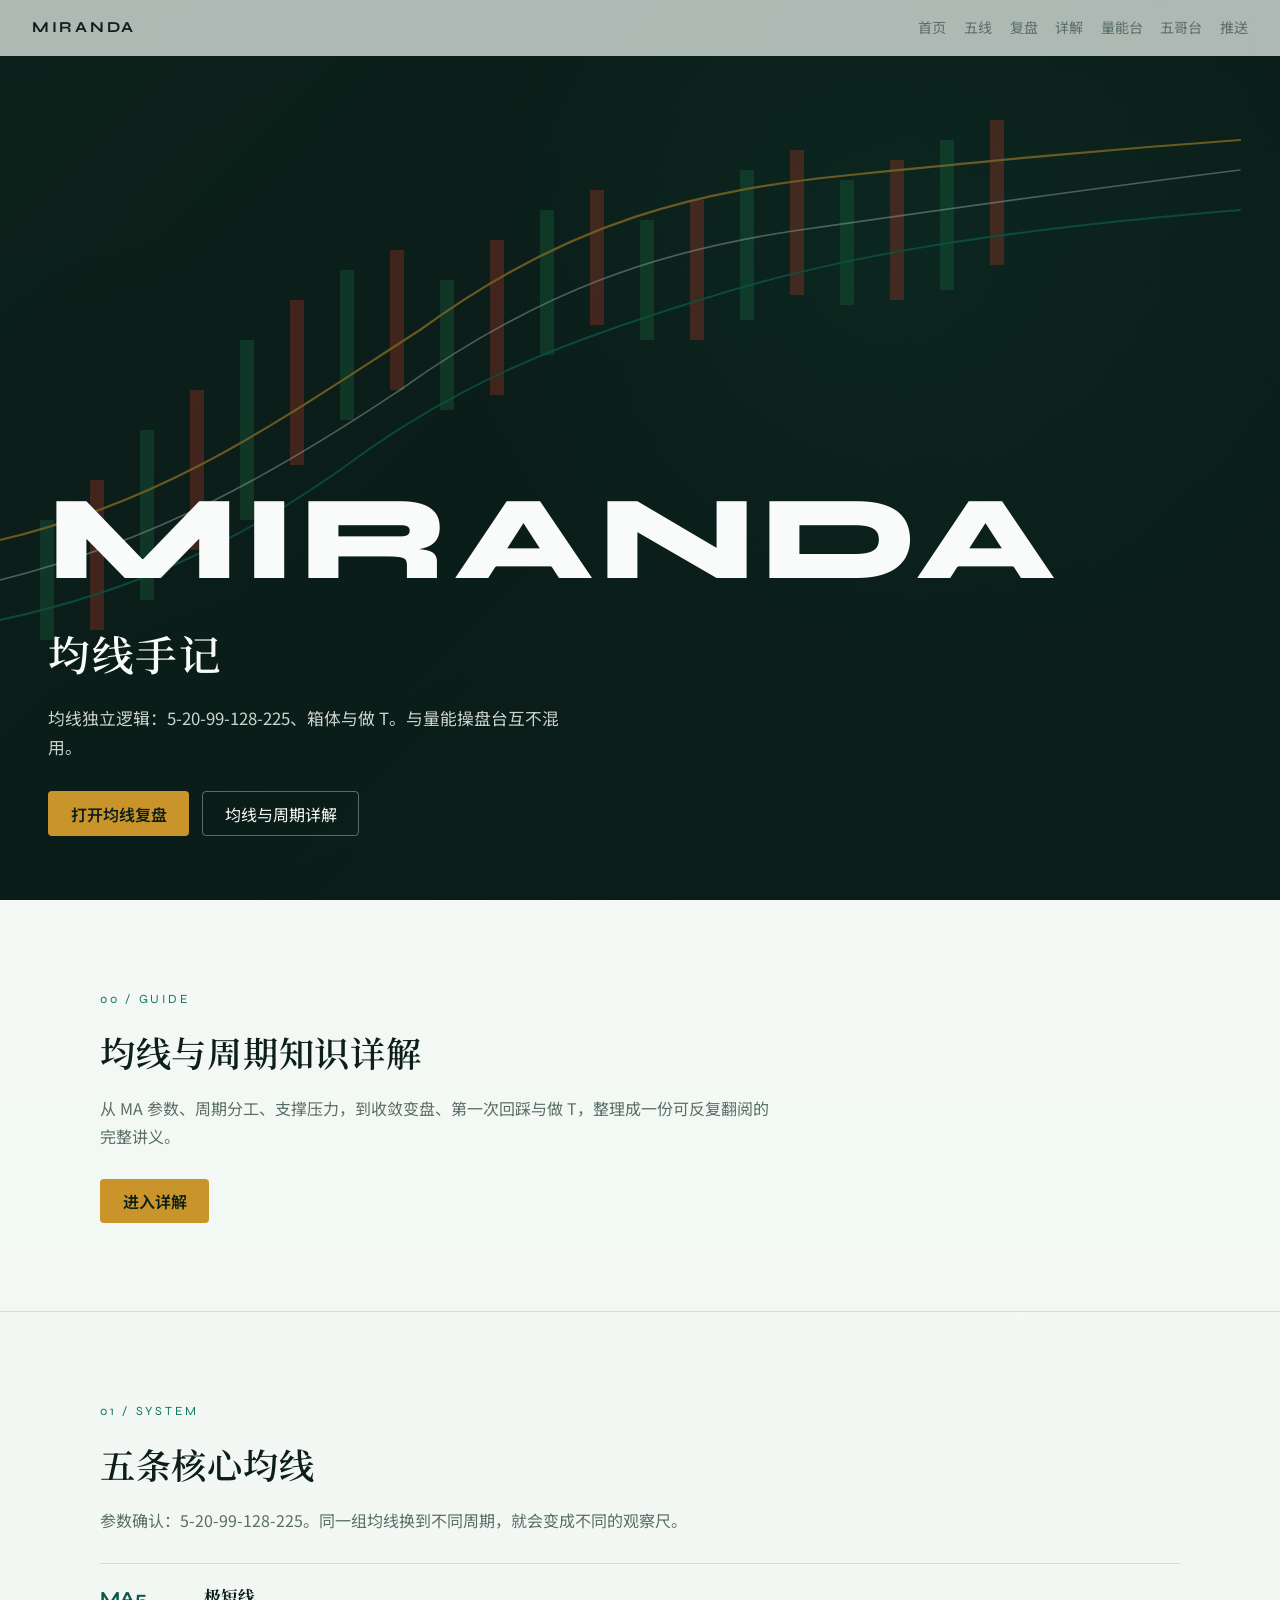
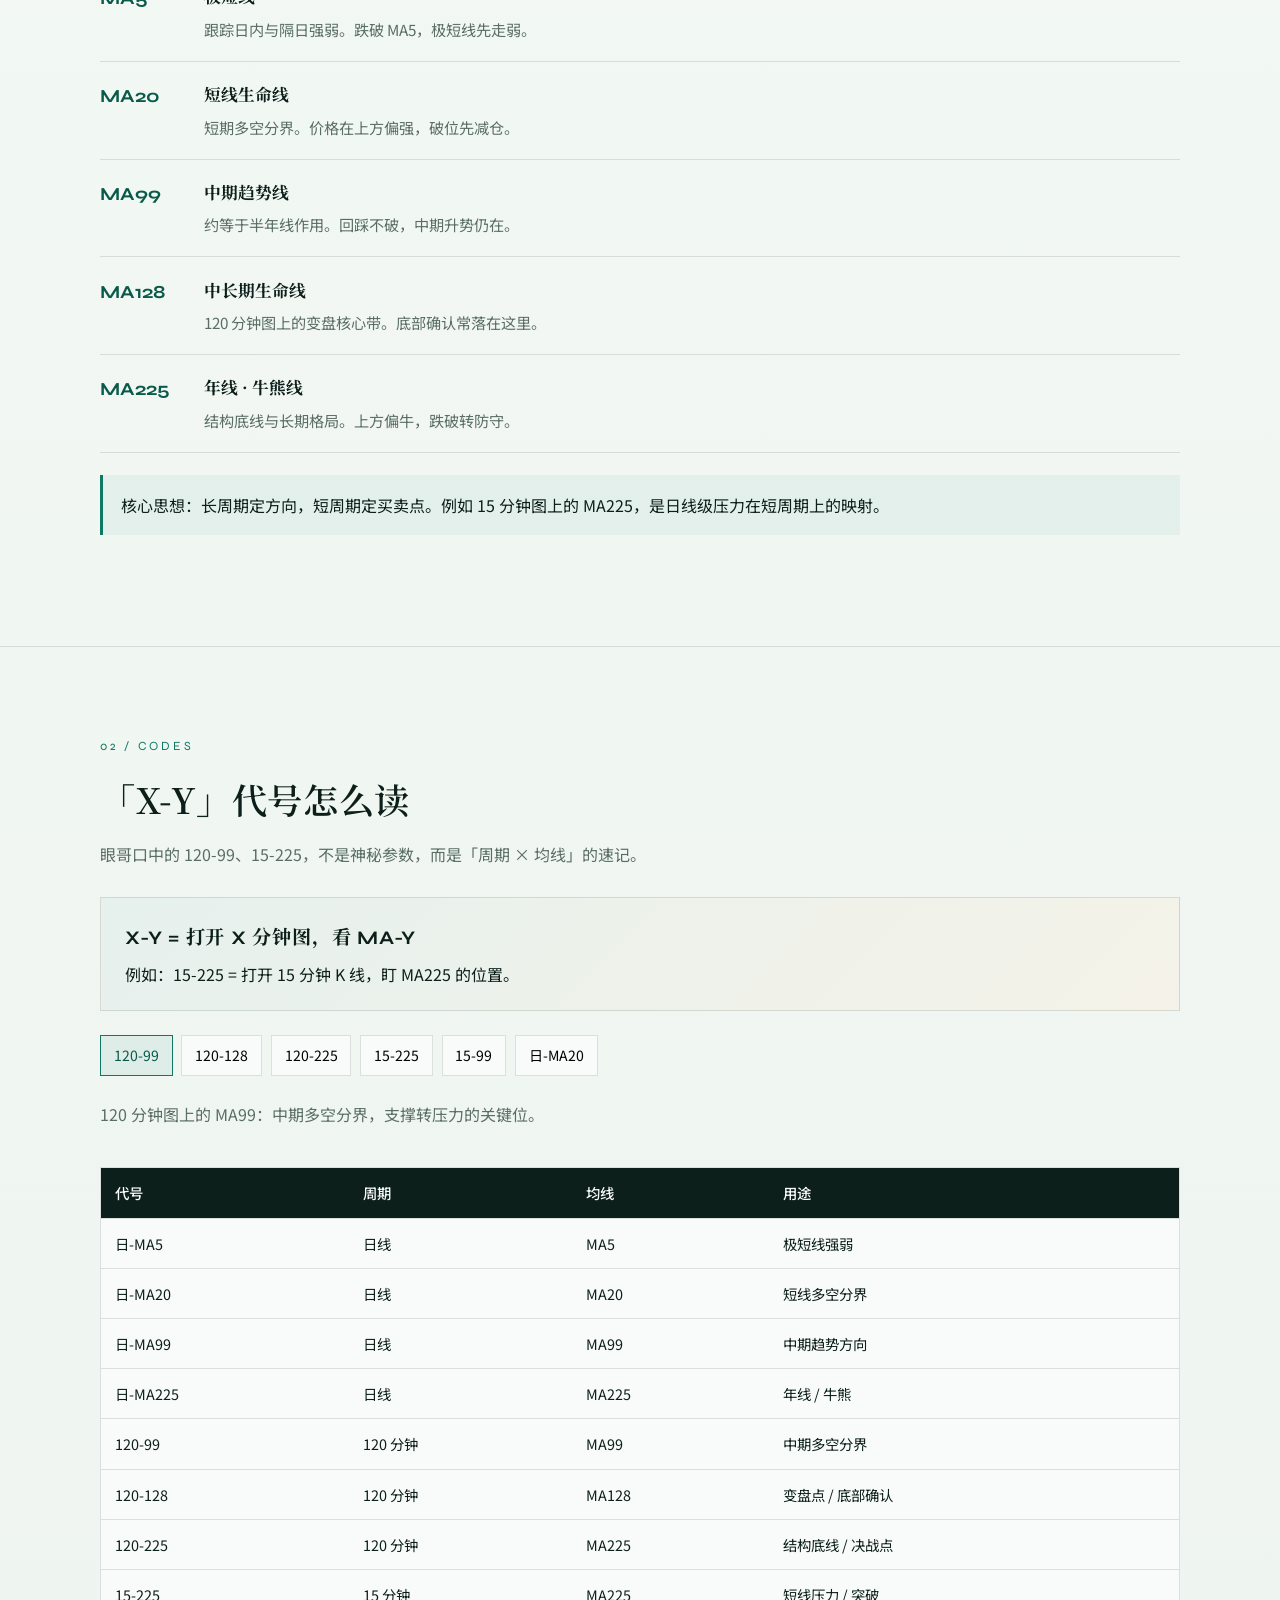
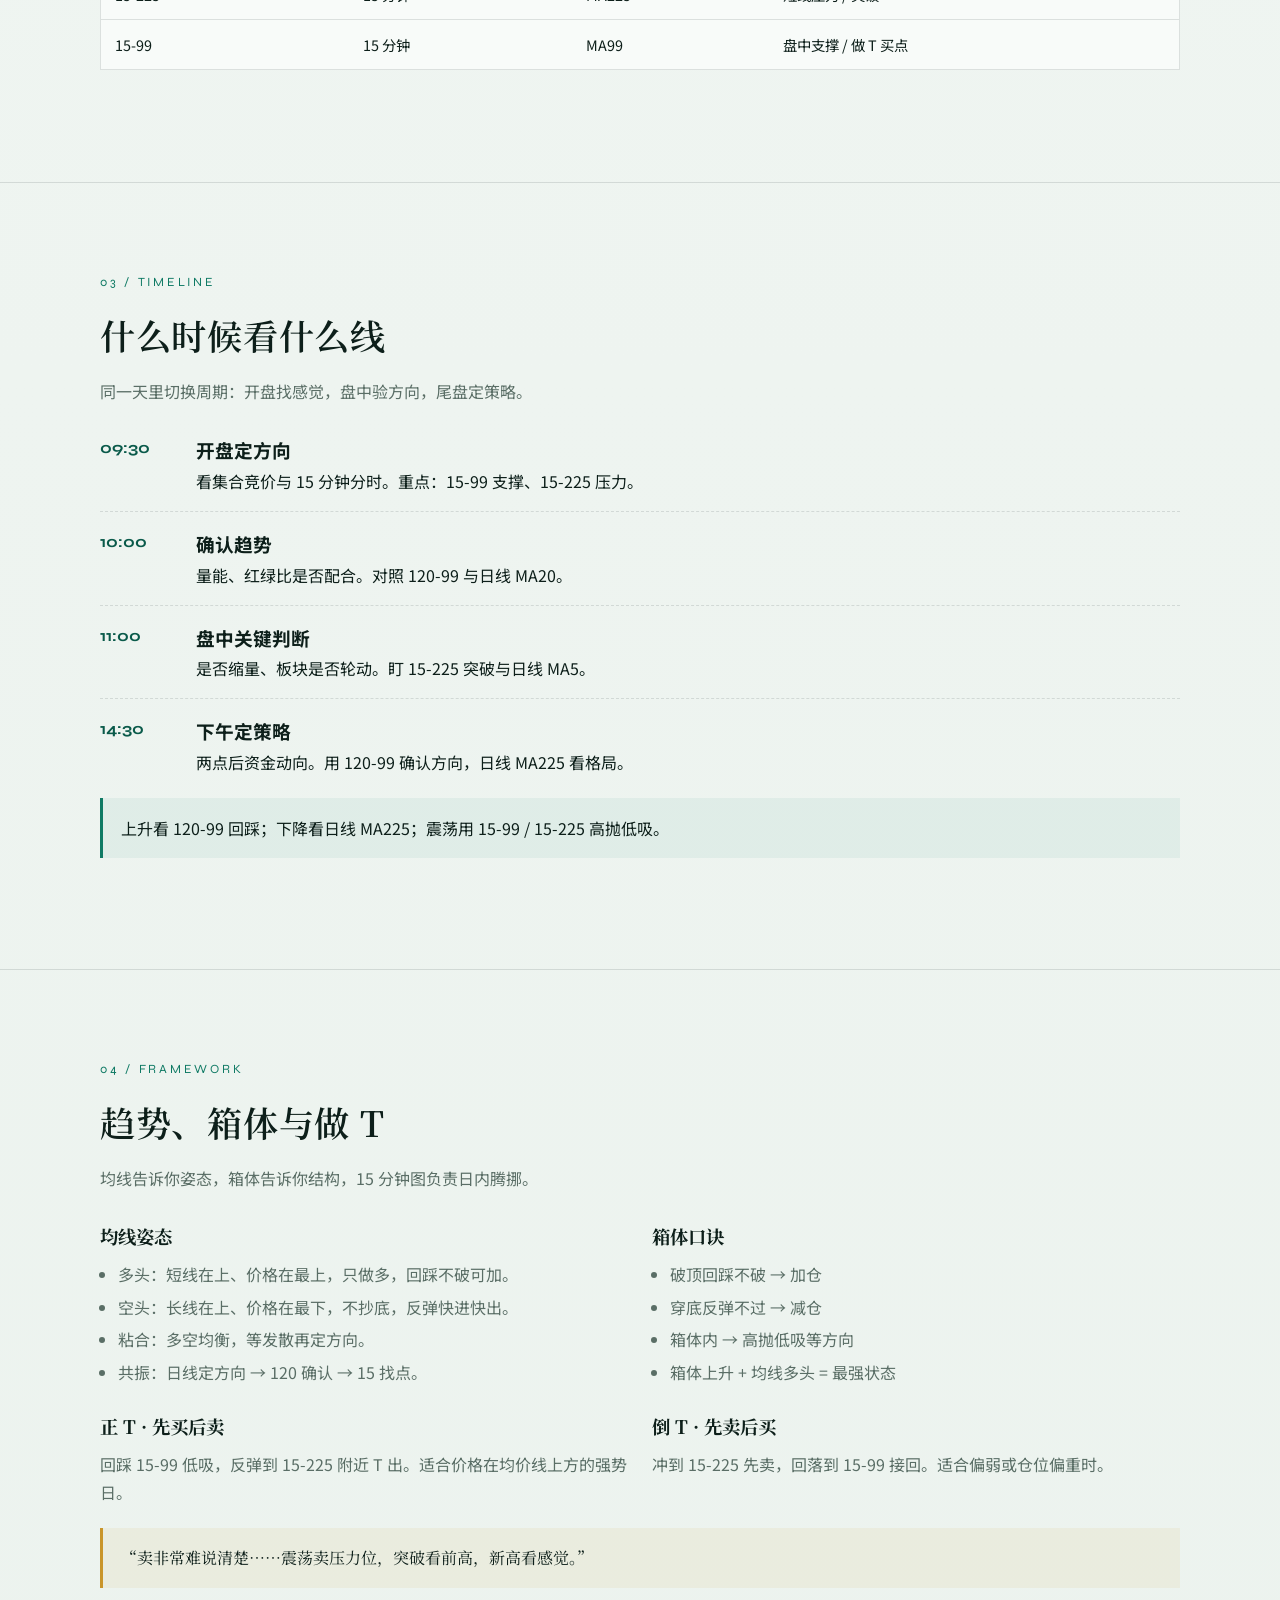
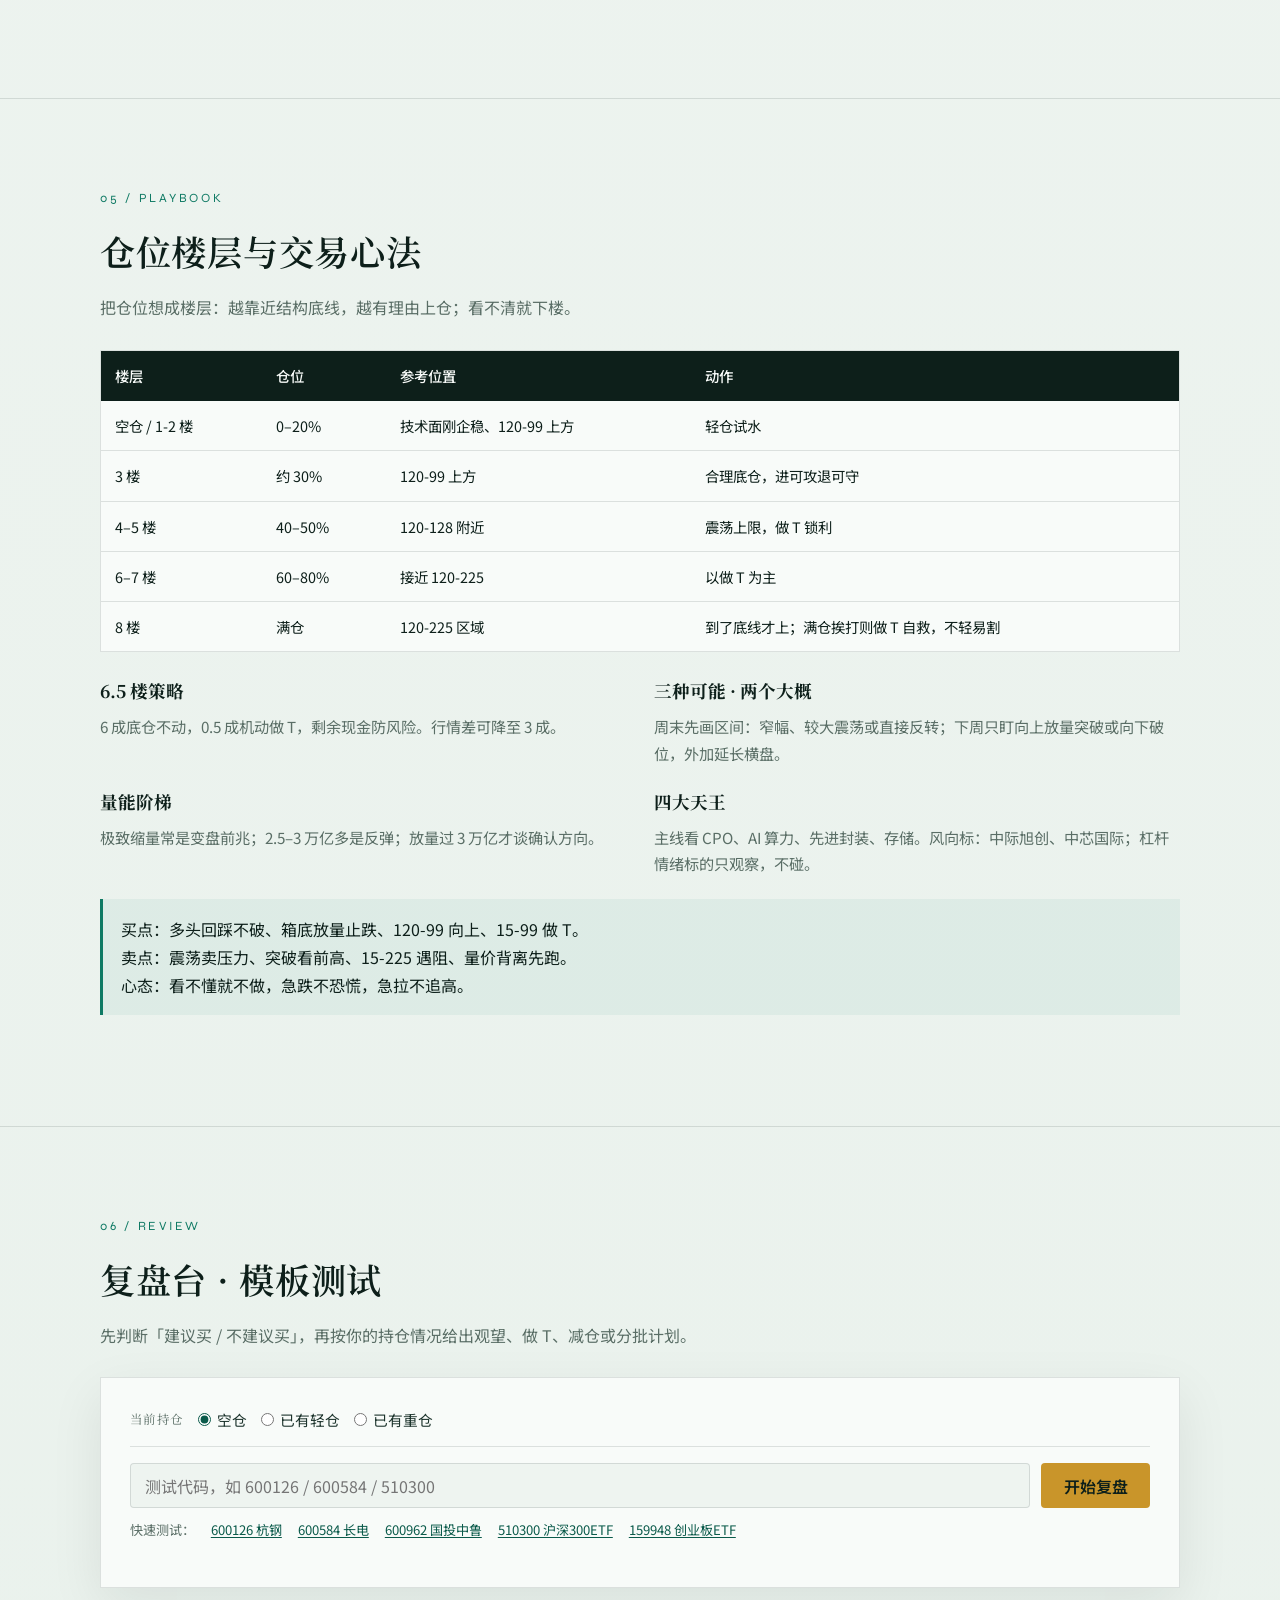
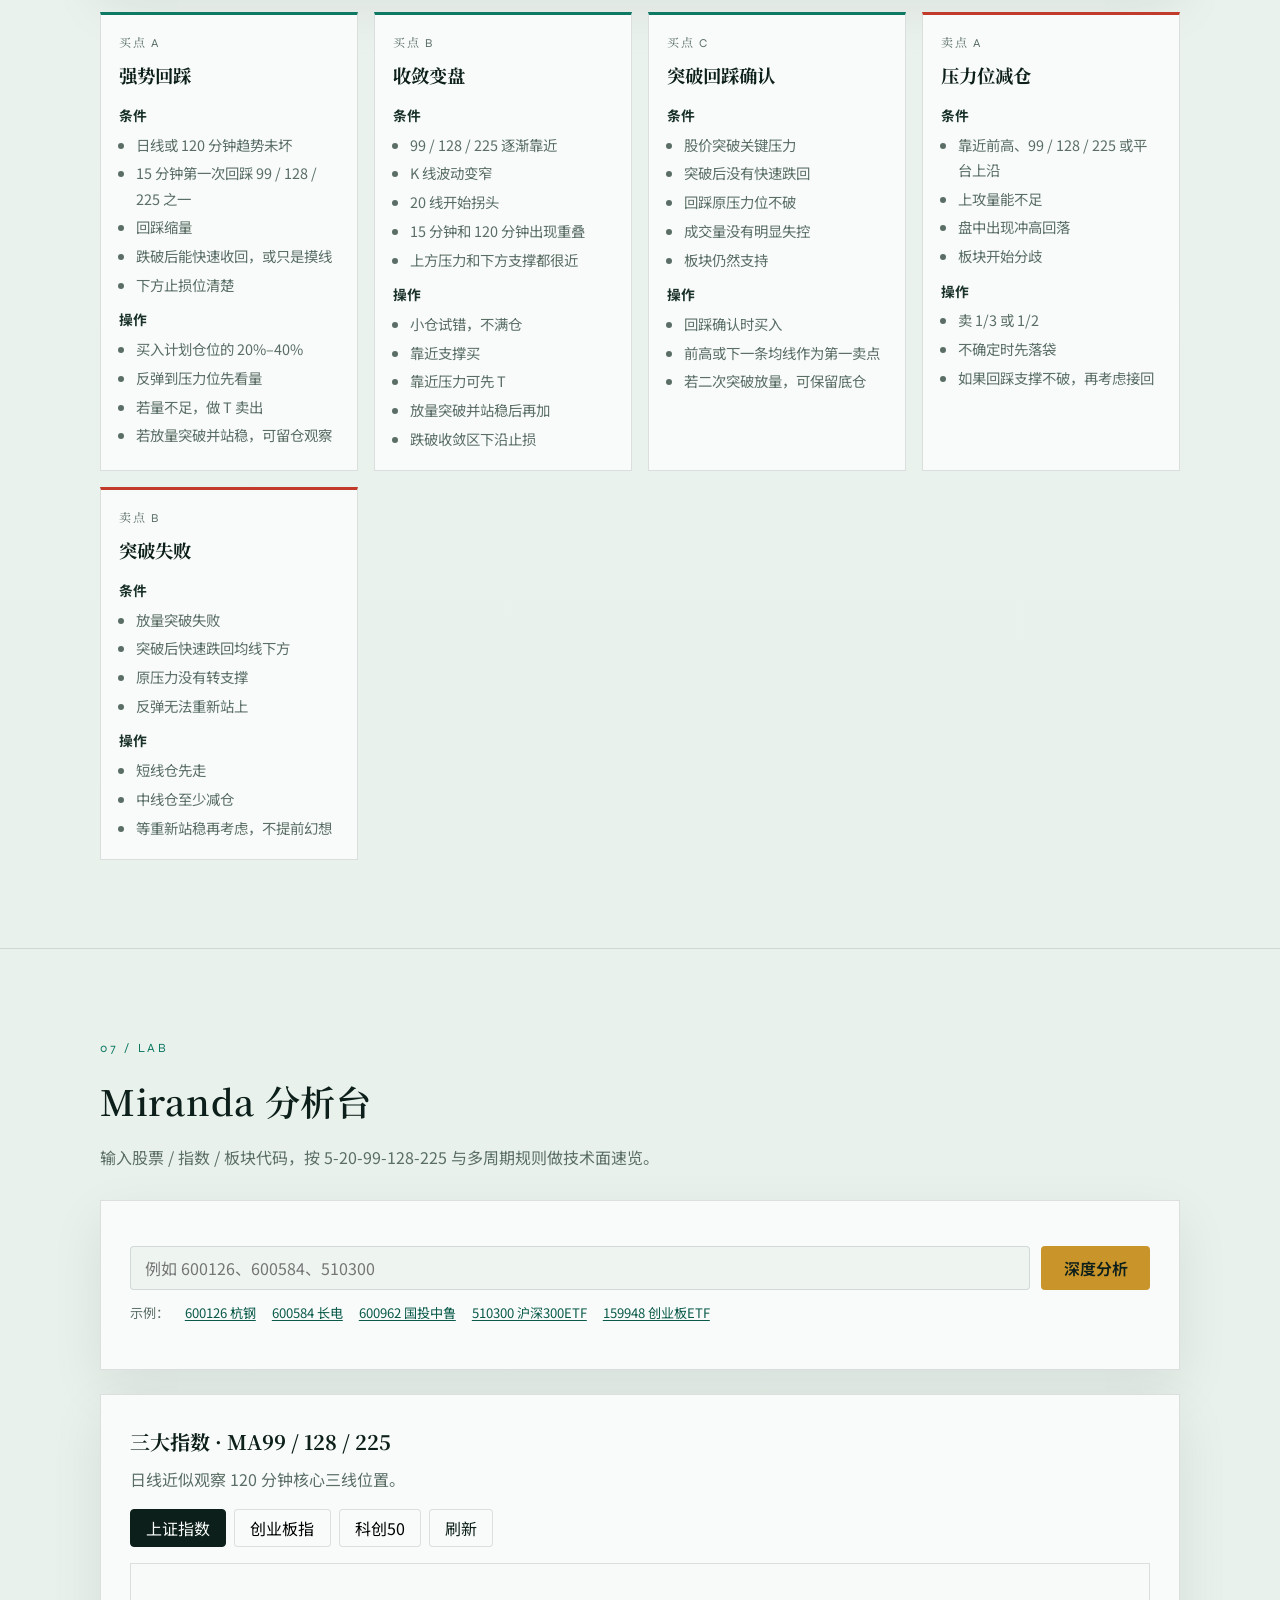
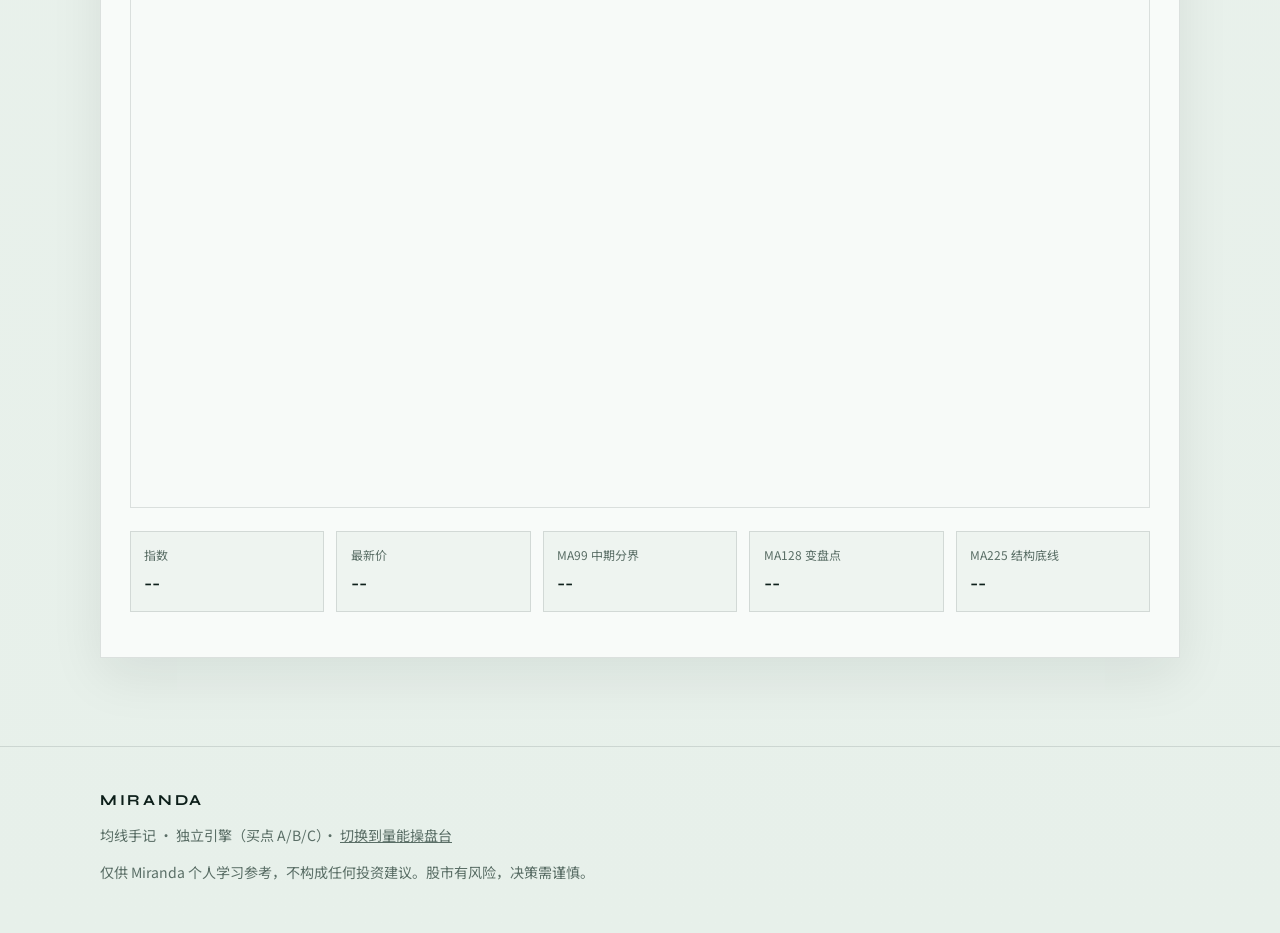
<file: ma.html>
<!DOCTYPE html>
<html lang="zh-CN">
<head>
  <meta charset="UTF-8" />
  <meta name="viewport" content="width=device-width, initial-scale=1.0" />
  <title>MIRANDA · 均线手记</title>
  <meta name="description" content="Miranda 的私人均线手记：5-20-99-128-225 多周期体系、箱体、做T与仓位楼层。" />
  <meta name="author" content="Miranda Ge" />
  <link rel="preconnect" href="https://fonts.googleapis.com" />
  <link rel="preconnect" href="https://fonts.gstatic.com" crossorigin />
  <link href="https://fonts.googleapis.com/css2?family=Noto+Sans+SC:wght@400;500;600&family=Noto+Serif+SC:wght@500;600;700&family=Syne:wght@600;700;800&display=swap" rel="stylesheet" />
  <link rel="stylesheet" href="./css/styles.css" />
</head>
<body data-engine="ma">
  <nav class="site-nav" id="siteNav">
    <a class="brand-mark" href="./index.html">MIRANDA</a>
    <button class="nav-toggle" type="button" aria-expanded="false" aria-controls="siteNavLinks" aria-label="打开菜单">
      <span></span><span></span><span></span>
    </button>
    <ul class="nav-links" id="siteNavLinks">
      <li><a href="./index.html">首页</a></li>
      <li><a href="#system">五线</a></li>
      <li><a href="#review">复盘</a></li>
      <li><a href="./guide.html">详解</a></li>
      <li><a href="./coach.html">量能台</a></li>
      <li><a href="./wuge.html">五哥台</a></li>
      <li><a href="./push.html">推送</a></li>
    </ul>
  </nav>

  <header class="hero" id="top">
    <div class="hero-bg" aria-hidden="true">
      <svg class="hero-chart" viewBox="0 0 1440 900" preserveAspectRatio="xMidYMid slice">
        <g class="candles">
          <rect x="120" y="520" width="14" height="120" style="animation-delay:0.05s" />
          <rect x="170" y="480" width="14" height="150" style="animation-delay:0.1s" />
          <rect x="220" y="430" width="14" height="170" style="animation-delay:0.15s" />
          <rect x="270" y="390" width="14" height="160" style="animation-delay:0.2s" />
          <rect x="320" y="340" width="14" height="180" style="animation-delay:0.25s" />
          <rect x="370" y="300" width="14" height="165" style="animation-delay:0.3s" />
          <rect x="420" y="270" width="14" height="150" style="animation-delay:0.35s" />
          <rect x="470" y="250" width="14" height="140" style="animation-delay:0.4s" />
          <rect x="520" y="280" width="14" height="130" style="animation-delay:0.45s" />
          <rect x="570" y="240" width="14" height="155" style="animation-delay:0.5s" />
          <rect x="620" y="210" width="14" height="145" style="animation-delay:0.55s" />
          <rect x="670" y="190" width="14" height="135" style="animation-delay:0.6s" />
          <rect x="720" y="220" width="14" height="120" style="animation-delay:0.65s" />
          <rect x="770" y="200" width="14" height="140" style="animation-delay:0.7s" />
          <rect x="820" y="170" width="14" height="150" style="animation-delay:0.75s" />
          <rect x="870" y="150" width="14" height="145" style="animation-delay:0.8s" />
          <rect x="920" y="180" width="14" height="125" style="animation-delay:0.85s" />
          <rect x="970" y="160" width="14" height="140" style="animation-delay:0.9s" />
          <rect x="1020" y="140" width="14" height="150" style="animation-delay:0.95s" />
          <rect x="1070" y="120" width="14" height="145" style="animation-delay:1s" />
        </g>
        <path class="ma-slow" d="M80,620 C220,590 320,540 420,470 C540,380 650,340 780,300 C920,255 1080,230 1320,210" />
        <path class="ma-mid" d="M80,580 C240,540 360,470 480,390 C620,290 740,250 880,230 C1020,210 1160,190 1320,170" />
        <path class="ma-fast" d="M80,540 C250,500 360,420 500,330 C650,220 780,190 930,175 C1080,160 1180,150 1320,140" />
      </svg>
    </div>
    <div class="hero-content">
      <div class="hero-brand">MIRANDA</div>
      <h1>均线手记</h1>
      <p>均线独立逻辑：5-20-99-128-225、箱体与做 T。与量能操盘台互不混用。</p>
      <div class="cta-row">
        <a class="btn btn-primary" href="#review">打开均线复盘</a>
        <a class="btn btn-ghost" href="./guide.html">均线与周期详解</a>
      </div>
    </div>
  </header>

  <main>
    <section class="section reveal" id="guide-entry">
      <div class="wrap">
        <div class="section-label">00 / Guide</div>
        <h2>均线与周期知识详解</h2>
        <p class="section-lead">从 MA 参数、周期分工、支撑压力，到收敛变盘、第一次回踩与做 T，整理成一份可反复翻阅的完整讲义。</p>
        <a class="btn btn-primary" href="./guide.html">进入详解</a>
      </div>
    </section>

    <section class="section reveal" id="system">
      <div class="wrap">
        <div class="section-label">01 / System</div>
        <h2>五条核心均线</h2>
        <p class="section-lead">参数确认：5-20-99-128-225。同一组均线换到不同周期，就会变成不同的观察尺。</p>
        <div class="ma-list">
          <article class="ma-row">
            <div class="ma-code">MA5</div>
            <div>
              <h3>极短线</h3>
              <p>跟踪日内与隔日强弱。跌破 MA5，极短线先走弱。</p>
            </div>
          </article>
          <article class="ma-row">
            <div class="ma-code">MA20</div>
            <div>
              <h3>短线生命线</h3>
              <p>短期多空分界。价格在上方偏强，破位先减仓。</p>
            </div>
          </article>
          <article class="ma-row">
            <div class="ma-code">MA99</div>
            <div>
              <h3>中期趋势线</h3>
              <p>约等于半年线作用。回踩不破，中期升势仍在。</p>
            </div>
          </article>
          <article class="ma-row">
            <div class="ma-code">MA128</div>
            <div>
              <h3>中长期生命线</h3>
              <p>120 分钟图上的变盘核心带。底部确认常落在这里。</p>
            </div>
          </article>
          <article class="ma-row">
            <div class="ma-code">MA225</div>
            <div>
              <h3>年线 · 牛熊线</h3>
              <p>结构底线与长期格局。上方偏牛，跌破转防守。</p>
            </div>
          </article>
        </div>
        <div class="callout">
          核心思想：长周期定方向，短周期定买卖点。例如 15 分钟图上的 MA225，是日线级压力在短周期上的映射。
        </div>
      </div>
    </section>

    <section class="section reveal" id="codes">
      <div class="wrap">
        <div class="section-label">02 / Codes</div>
        <h2>「X-Y」代号怎么读</h2>
        <p class="section-lead">眼哥口中的 120-99、15-225，不是神秘参数，而是「周期 × 均线」的速记。</p>
        <div class="formula">
          <strong>X-Y = 打开 X 分钟图，看 MA-Y</strong>
          例如：15-225 = 打开 15 分钟 K 线，盯 MA225 的位置。
        </div>
        <div class="code-chips" id="codeChips" aria-label="代号速查">
          <button class="code-chip is-active" data-code="120-99">120-99</button>
          <button class="code-chip" data-code="120-128">120-128</button>
          <button class="code-chip" data-code="120-225">120-225</button>
          <button class="code-chip" data-code="15-225">15-225</button>
          <button class="code-chip" data-code="15-99">15-99</button>
          <button class="code-chip" data-code="日-MA20">日-MA20</button>
        </div>
        <p class="code-explain" id="codeExplain">120 分钟图上的 MA99：中期多空分界，支撑转压力的关键位。</p>

        <div class="table-scroll">
          <table>
            <thead>
              <tr>
                <th>代号</th>
                <th>周期</th>
                <th>均线</th>
                <th>用途</th>
              </tr>
            </thead>
            <tbody>
              <tr><td>日-MA5</td><td>日线</td><td>MA5</td><td>极短线强弱</td></tr>
              <tr><td>日-MA20</td><td>日线</td><td>MA20</td><td>短线多空分界</td></tr>
              <tr><td>日-MA99</td><td>日线</td><td>MA99</td><td>中期趋势方向</td></tr>
              <tr><td>日-MA225</td><td>日线</td><td>MA225</td><td>年线 / 牛熊</td></tr>
              <tr><td>120-99</td><td>120 分钟</td><td>MA99</td><td>中期多空分界</td></tr>
              <tr><td>120-128</td><td>120 分钟</td><td>MA128</td><td>变盘点 / 底部确认</td></tr>
              <tr><td>120-225</td><td>120 分钟</td><td>MA225</td><td>结构底线 / 决战点</td></tr>
              <tr><td>15-225</td><td>15 分钟</td><td>MA225</td><td>短线压力 / 突破</td></tr>
              <tr><td>15-99</td><td>15 分钟</td><td>MA99</td><td>盘中支撑 / 做 T 买点</td></tr>
            </tbody>
          </table>
        </div>
      </div>
    </section>

    <section class="section reveal" id="timeline">
      <div class="wrap">
        <div class="section-label">03 / Timeline</div>
        <h2>什么时候看什么线</h2>
        <p class="section-lead">同一天里切换周期：开盘找感觉，盘中验方向，尾盘定策略。</p>
        <div class="timeline">
          <div class="time-item">
            <time>09:30</time>
            <div>
              <h3>开盘定方向</h3>
              <p>看集合竞价与 15 分钟分时。重点：15-99 支撑、15-225 压力。</p>
            </div>
          </div>
          <div class="time-item">
            <time>10:00</time>
            <div>
              <h3>确认趋势</h3>
              <p>量能、红绿比是否配合。对照 120-99 与日线 MA20。</p>
            </div>
          </div>
          <div class="time-item">
            <time>11:00</time>
            <div>
              <h3>盘中关键判断</h3>
              <p>是否缩量、板块是否轮动。盯 15-225 突破与日线 MA5。</p>
            </div>
          </div>
          <div class="time-item">
            <time>14:30</time>
            <div>
              <h3>下午定策略</h3>
              <p>两点后资金动向。用 120-99 确认方向，日线 MA225 看格局。</p>
            </div>
          </div>
        </div>
        <div class="callout">
          上升看 120-99 回踩；下降看日线 MA225；震荡用 15-99 / 15-225 高抛低吸。
        </div>
      </div>
    </section>

    <section class="section reveal" id="framework">
      <div class="wrap">
        <div class="section-label">04 / Framework</div>
        <h2>趋势、箱体与做 T</h2>
        <p class="section-lead">均线告诉你姿态，箱体告诉你结构，15 分钟图负责日内腾挪。</p>
        <div class="split">
          <div class="plain-block">
            <h3>均线姿态</h3>
            <ul>
              <li>多头：短线在上、价格在最上，只做多，回踩不破可加。</li>
              <li>空头：长线在上、价格在最下，不抄底，反弹快进快出。</li>
              <li>粘合：多空均衡，等发散再定方向。</li>
              <li>共振：日线定方向 → 120 确认 → 15 找点。</li>
            </ul>
          </div>
          <div class="plain-block">
            <h3>箱体口诀</h3>
            <ul>
              <li>破顶回踩不破 → 加仓</li>
              <li>穿底反弹不过 → 减仓</li>
              <li>箱体内 → 高抛低吸等方向</li>
              <li>箱体上升 + 均线多头 = 最强状态</li>
            </ul>
          </div>
        </div>
        <div class="split" style="margin-top:1.5rem;">
          <div class="plain-block">
            <h3>正 T · 先买后卖</h3>
            <p>回踩 15-99 低吸，反弹到 15-225 附近 T 出。适合价格在均价线上方的强势日。</p>
          </div>
          <div class="plain-block">
            <h3>倒 T · 先卖后买</h3>
            <p>冲到 15-225 先卖，回落到 15-99 接回。适合偏弱或仓位偏重时。</p>
          </div>
        </div>
        <div class="callout quote">
          “卖非常难说清楚……震荡卖压力位，突破看前高，新高看感觉。”
        </div>
      </div>
    </section>

    <section class="section reveal" id="playbook">
      <div class="wrap">
        <div class="section-label">05 / Playbook</div>
        <h2>仓位楼层与交易心法</h2>
        <p class="section-lead">把仓位想成楼层：越靠近结构底线，越有理由上仓；看不清就下楼。</p>
        <div class="table-scroll">
          <table>
            <thead>
              <tr>
                <th>楼层</th>
                <th>仓位</th>
                <th>参考位置</th>
                <th>动作</th>
              </tr>
            </thead>
            <tbody>
              <tr><td>空仓 / 1-2 楼</td><td>0–20%</td><td>技术面刚企稳、120-99 上方</td><td>轻仓试水</td></tr>
              <tr><td>3 楼</td><td>约 30%</td><td>120-99 上方</td><td>合理底仓，进可攻退可守</td></tr>
              <tr><td>4–5 楼</td><td>40–50%</td><td>120-128 附近</td><td>震荡上限，做 T 锁利</td></tr>
              <tr><td>6–7 楼</td><td>60–80%</td><td>接近 120-225</td><td>以做 T 为主</td></tr>
              <tr><td>8 楼</td><td>满仓</td><td>120-225 区域</td><td>到了底线才上；满仓挨打则做 T 自救，不轻易割</td></tr>
            </tbody>
          </table>
        </div>
        <div class="mantra-grid">
          <div>
            <h3>6.5 楼策略</h3>
            <p>6 成底仓不动，0.5 成机动做 T，剩余现金防风险。行情差可降至 3 成。</p>
          </div>
          <div>
            <h3>三种可能 · 两个大概</h3>
            <p>周末先画区间：窄幅、较大震荡或直接反转；下周只盯向上放量突破或向下破位，外加延长横盘。</p>
          </div>
          <div>
            <h3>量能阶梯</h3>
            <p>极致缩量常是变盘前兆；2.5–3 万亿多是反弹；放量过 3 万亿才谈确认方向。</p>
          </div>
          <div>
            <h3>四大天王</h3>
            <p>主线看 CPO、AI 算力、先进封装、存储。风向标：中际旭创、中芯国际；杠杆情绪标的只观察，不碰。</p>
          </div>
        </div>
        <div class="callout">
          买点：多头回踩不破、箱底放量止跌、120-99 向上、15-99 做 T。<br />
          卖点：震荡卖压力、突破看前高、15-225 遇阻、量价背离先跑。<br />
          心态：看不懂就不做，急跌不恐慌，急拉不追高。
        </div>
      </div>
    </section>

    <section class="section reveal" id="review">
      <div class="wrap">
        <div class="section-label">06 / Review</div>
        <h2>复盘台 · 模板测试</h2>
        <p class="section-lead">先判断「建议买 / 不建议买」，再按你的持仓情况给出观望、做 T、减仓或分批计划。</p>

        <div class="tool-panel">
          <div class="hold-status" id="holdStatus" role="radiogroup" aria-label="当前持仓情况">
            <span class="hold-label">当前持仓</span>
            <label class="hold-option"><input type="radio" name="holdStatus" value="flat" checked /> 空仓</label>
            <label class="hold-option"><input type="radio" name="holdStatus" value="light" /> 已有轻仓</label>
            <label class="hold-option"><input type="radio" name="holdStatus" value="heavy" /> 已有重仓</label>
          </div>
          <div class="tool-row">
            <input id="reviewInput" type="text" placeholder="测试代码，如 600126 / 600584 / 510300" autocomplete="off" />
            <button class="btn btn-primary" id="reviewBtn" type="button">开始复盘</button>
          </div>
          <div class="tool-hints">
            <span>快速测试：</span>
            <button type="button" data-review="600126">600126 杭钢</button>
            <button type="button" data-review="600584">600584 长电</button>
            <button type="button" data-review="600962">600962 国投中鲁</button>
            <button type="button" data-review="510300">510300 沪深300ETF</button>
            <button type="button" data-review="159948">159948 创业板ETF</button>
          </div>
          <div class="history-row" id="reviewHistoryRow" hidden>
            <div class="history-head">
              <span>最近搜索</span>
              <button type="button" class="history-clear" id="reviewHistoryClear">清空</button>
            </div>
            <div class="history-list" id="reviewHistoryList"></div>
          </div>
          <div class="status-box" id="reviewLoading" hidden>正在对照复盘模板...</div>
          <div class="error-box" id="reviewError" hidden></div>
          <div class="result-box" id="reviewResult" hidden></div>
        </div>

        <div class="template-grid" id="templateLibrary">
          <article class="template-card" data-side="buy">
            <div class="template-tag">买点 A</div>
            <h3>强势回踩</h3>
            <h4>条件</h4>
            <ul>
              <li>日线或 120 分钟趋势未坏</li>
              <li>15 分钟第一次回踩 99 / 128 / 225 之一</li>
              <li>回踩缩量</li>
              <li>跌破后能快速收回，或只是摸线</li>
              <li>下方止损位清楚</li>
            </ul>
            <h4>操作</h4>
            <ul>
              <li>买入计划仓位的 20%–40%</li>
              <li>反弹到压力位先看量</li>
              <li>若量不足，做 T 卖出</li>
              <li>若放量突破并站稳，可留仓观察</li>
            </ul>
          </article>
          <article class="template-card" data-side="buy">
            <div class="template-tag">买点 B</div>
            <h3>收敛变盘</h3>
            <h4>条件</h4>
            <ul>
              <li>99 / 128 / 225 逐渐靠近</li>
              <li>K 线波动变窄</li>
              <li>20 线开始拐头</li>
              <li>15 分钟和 120 分钟出现重叠</li>
              <li>上方压力和下方支撑都很近</li>
            </ul>
            <h4>操作</h4>
            <ul>
              <li>小仓试错，不满仓</li>
              <li>靠近支撑买</li>
              <li>靠近压力可先 T</li>
              <li>放量突破并站稳后再加</li>
              <li>跌破收敛区下沿止损</li>
            </ul>
          </article>
          <article class="template-card" data-side="buy">
            <div class="template-tag">买点 C</div>
            <h3>突破回踩确认</h3>
            <h4>条件</h4>
            <ul>
              <li>股价突破关键压力</li>
              <li>突破后没有快速跌回</li>
              <li>回踩原压力位不破</li>
              <li>成交量没有明显失控</li>
              <li>板块仍然支持</li>
            </ul>
            <h4>操作</h4>
            <ul>
              <li>回踩确认时买入</li>
              <li>前高或下一条均线作为第一卖点</li>
              <li>若二次突破放量，可保留底仓</li>
            </ul>
          </article>
          <article class="template-card" data-side="sell">
            <div class="template-tag">卖点 A</div>
            <h3>压力位减仓</h3>
            <h4>条件</h4>
            <ul>
              <li>靠近前高、99 / 128 / 225 或平台上沿</li>
              <li>上攻量能不足</li>
              <li>盘中出现冲高回落</li>
              <li>板块开始分歧</li>
            </ul>
            <h4>操作</h4>
            <ul>
              <li>卖 1/3 或 1/2</li>
              <li>不确定时先落袋</li>
              <li>如果回踩支撑不破，再考虑接回</li>
            </ul>
          </article>
          <article class="template-card" data-side="sell">
            <div class="template-tag">卖点 B</div>
            <h3>突破失败</h3>
            <h4>条件</h4>
            <ul>
              <li>放量突破失败</li>
              <li>突破后快速跌回均线下方</li>
              <li>原压力没有转支撑</li>
              <li>反弹无法重新站上</li>
            </ul>
            <h4>操作</h4>
            <ul>
              <li>短线仓先走</li>
              <li>中线仓至少减仓</li>
              <li>等重新站稳再考虑，不提前幻想</li>
            </ul>
          </article>
        </div>
      </div>
    </section>

    <section class="section reveal" id="lab">
      <div class="wrap">
        <div class="section-label">07 / Lab</div>
        <h2>Miranda 分析台</h2>
        <p class="section-lead">输入股票 / 指数 / 板块代码，按 5-20-99-128-225 与多周期规则做技术面速览。</p>

        <div class="tool-panel">
          <div class="tool-row">
            <input id="stockInput" type="text" placeholder="例如 600126、600584、510300" autocomplete="off" />
            <button class="btn btn-primary" id="analyzeBtn" type="button">深度分析</button>
          </div>
          <div class="tool-hints">
            <span>示例：</span>
            <button type="button" data-fill="600126">600126 杭钢</button>
            <button type="button" data-fill="600584">600584 长电</button>
            <button type="button" data-fill="600962">600962 国投中鲁</button>
            <button type="button" data-fill="510300">510300 沪深300ETF</button>
            <button type="button" data-fill="159948">159948 创业板ETF</button>
          </div>
          <div class="status-box" id="loadingStatus" hidden>正在获取数据...</div>
          <div class="error-box" id="errorMsg" hidden></div>
          <div class="result-box" id="analysisResult" hidden></div>
        </div>

        <div class="tool-panel lab-index-panel" style="margin-top:1.5rem;">
          <h3 style="font-family:var(--font-serif);font-size:1.25rem;margin-bottom:0.35rem;">三大指数 · MA99 / 128 / 225</h3>
          <p style="color:var(--muted);margin-bottom:0.5rem;">日线近似观察 120 分钟核心三线位置。</p>
          <div class="idx-tabs" id="idxTabs">
            <button type="button" class="is-active" data-idx="000001">上证指数</button>
            <button type="button" data-idx="399006">创业板指</button>
            <button type="button" data-idx="000688">科创50</button>
            <button type="button" id="refreshIdx" class="btn btn-ghost" style="color:var(--ink);border-color:var(--line);">刷新</button>
          </div>
          <div class="status-box" id="idxLoading" hidden>加载中...</div>
          <div class="error-box" id="idxError" hidden></div>
          <canvas id="idxChartCanvas" width="900" height="480" aria-label="指数均线走势图"></canvas>
          <div class="metric-grid" id="idxMAValues" hidden>
            <div class="metric"><span>指数</span><strong id="idxNameDisplay">--</strong></div>
            <div class="metric"><span>最新价</span><strong id="idxPriceDisplay">--</strong></div>
            <div class="metric"><span>MA99 中期分界</span><strong id="idxMA99Display">--</strong></div>
            <div class="metric"><span>MA128 变盘点</span><strong id="idxMA128Display">--</strong></div>
            <div class="metric"><span>MA225 结构底线</span><strong id="idxMA225Display">--</strong></div>
          </div>
          <div class="callout" id="idxPositionAlert" style="display:none;margin-top:1rem;"></div>
        </div>
      </div>
    </section>
  </main>

  <footer class="site-footer">
    <div class="wrap">
      <div class="brand-mark">MIRANDA</div>
      <p>均线手记 · 独立引擎（买点 A/B/C）· <a href="./coach.html" style="text-decoration:underline;">切换到量能操盘台</a></p>
      <p class="disclaimer">仅供 Miranda 个人学习参考，不构成任何投资建议。股市有风险，决策需谨慎。</p>
    </div>
  </footer>

  <script src="./js/nav.js"></script>
  <script src="./js/app.js"></script>
</body>
</html>
</file>
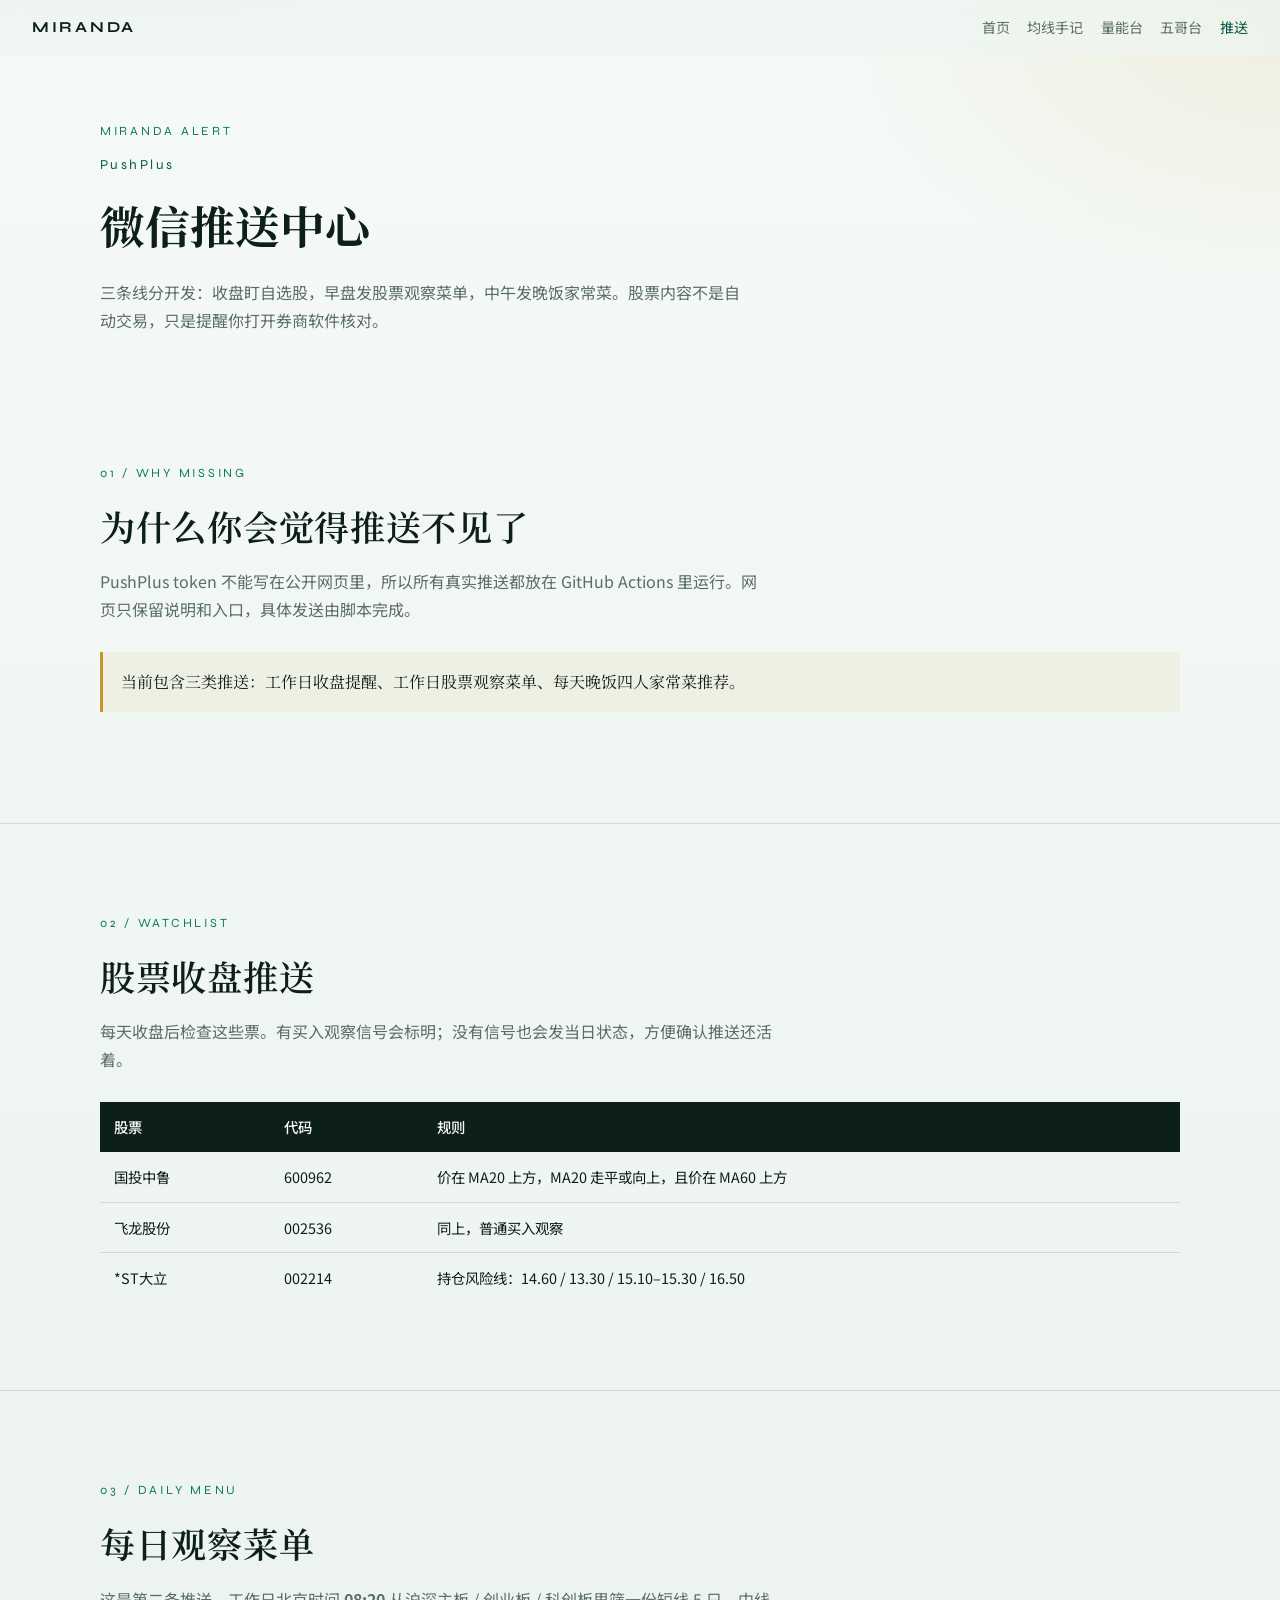
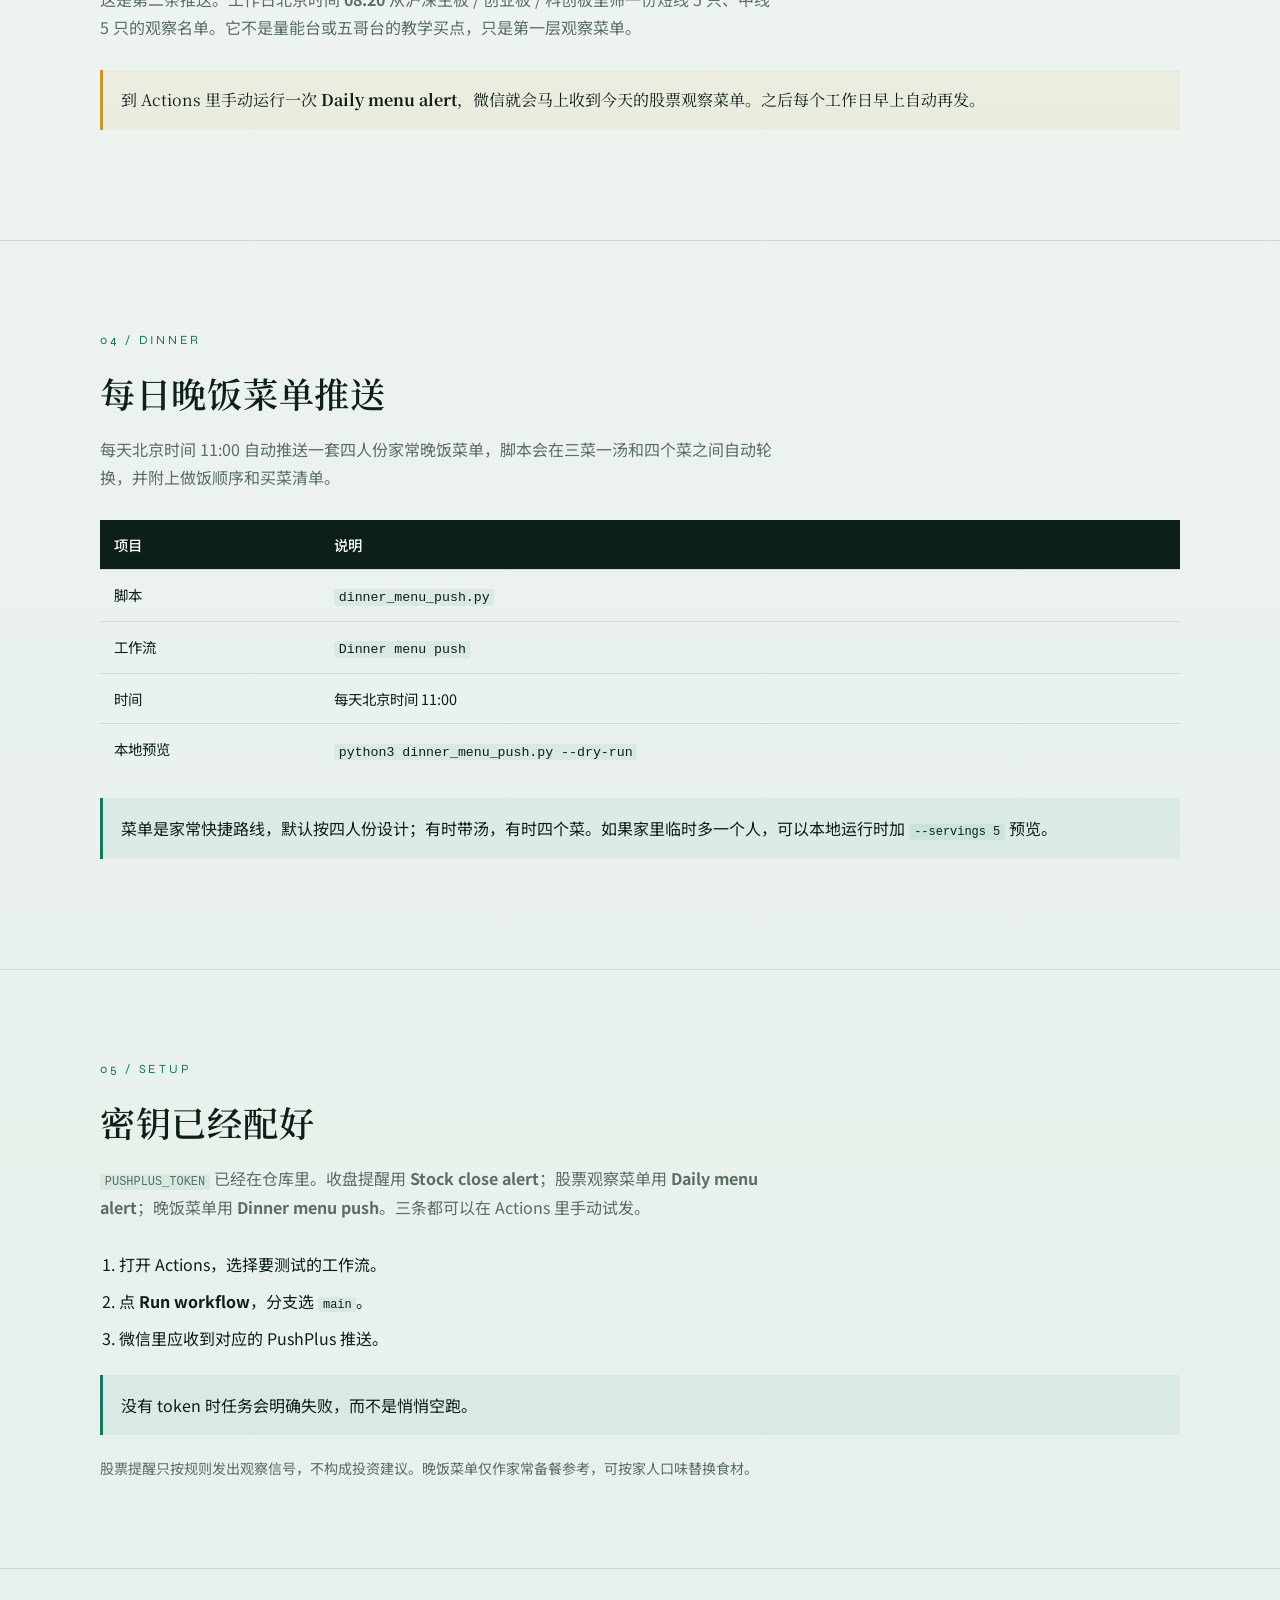
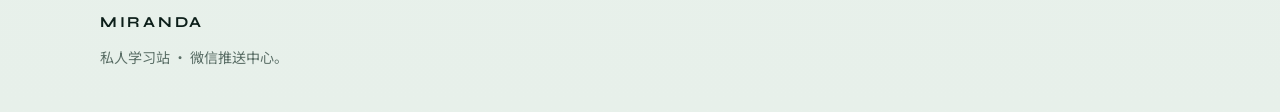
<file: push.html>
<!DOCTYPE html>
<html lang="zh-CN">
<head>
  <meta charset="UTF-8" />
  <meta name="viewport" content="width=device-width, initial-scale=1.0" />
  <title>MIRANDA · 微信推送</title>
  <meta name="description" content="Miranda 私人推送中心：收盘提醒、每日观察菜单和每日晚饭菜单通过 PushPlus 发到微信。" />
  <meta name="author" content="Miranda Ge" />
  <link rel="preconnect" href="https://fonts.googleapis.com" />
  <link rel="preconnect" href="https://fonts.gstatic.com" crossorigin />
  <link href="https://fonts.googleapis.com/css2?family=Noto+Sans+SC:wght@400;500;600&family=Noto+Serif+SC:wght@500;600;700&family=Syne:wght@600;700;800&display=swap" rel="stylesheet" />
  <link rel="stylesheet" href="./css/styles.css" />
</head>
<body>
  <nav class="site-nav" id="siteNav">
    <a class="brand-mark" href="./index.html">MIRANDA</a>
    <button class="nav-toggle" type="button" aria-expanded="false" aria-controls="siteNavLinks" aria-label="打开菜单">
      <span></span><span></span><span></span>
    </button>
    <ul class="nav-links" id="siteNavLinks">
      <li><a href="./index.html">首页</a></li>
      <li><a href="./ma.html">均线手记</a></li>
      <li><a href="./coach.html">量能台</a></li>
      <li><a href="./wuge.html">五哥台</a></li>
      <li><a href="./push.html" aria-current="page">推送</a></li>
    </ul>
  </nav>

  <header class="guide-hero" id="top">
    <div class="wrap">
      <div class="section-label">MIRANDA ALERT</div>
      <p class="guide-kicker">PushPlus</p>
      <h1>微信推送中心</h1>
      <p class="guide-lead">三条线分开发：收盘盯自选股，早盘发股票观察菜单，中午发晚饭家常菜。股票内容不是自动交易，只是提醒你打开券商软件核对。</p>
    </div>
  </header>

  <main>
    <section class="section">
      <div class="wrap push-page">
        <div class="section-label">01 / Why missing</div>
        <h2>为什么你会觉得推送不见了</h2>
        <p class="section-lead">PushPlus token 不能写在公开网页里，所以所有真实推送都放在 GitHub Actions 里运行。网页只保留说明和入口，具体发送由脚本完成。</p>
        <div class="callout quote">
          当前包含三类推送：工作日收盘提醒、工作日股票观察菜单、每天晚饭四人家常菜推荐。
        </div>
      </div>
    </section>

    <section class="section">
      <div class="wrap push-page">
        <div class="section-label">02 / Watchlist</div>
        <h2>股票收盘推送</h2>
        <p class="section-lead">每天收盘后检查这些票。有买入观察信号会标明；没有信号也会发当日状态，方便确认推送还活着。</p>
        <div class="table-wrap">
          <table class="push-table">
            <thead>
              <tr>
                <th>股票</th>
                <th>代码</th>
                <th>规则</th>
              </tr>
            </thead>
            <tbody>
              <tr>
                <td>国投中鲁</td>
                <td>600962</td>
                <td>价在 MA20 上方，MA20 走平或向上，且价在 MA60 上方</td>
              </tr>
              <tr>
                <td>飞龙股份</td>
                <td>002536</td>
                <td>同上，普通买入观察</td>
              </tr>
              <tr>
                <td>*ST大立</td>
                <td>002214</td>
                <td>持仓风险线：14.60 / 13.30 / 15.10–15.30 / 16.50</td>
              </tr>
            </tbody>
          </table>
        </div>
      </div>
    </section>

    <section class="section">
      <div class="wrap push-page">
        <div class="section-label">03 / Daily menu</div>
        <h2>每日观察菜单</h2>
        <p class="section-lead">这是第二条推送。工作日北京时间 <strong>08:20</strong> 从沪深主板 / 创业板 / 科创板里筛一份短线 5 只、中线 5 只的观察名单。它不是量能台或五哥台的教学买点，只是第一层观察菜单。</p>
        <div class="callout quote">
          到 Actions 里手动运行一次 <strong>Daily menu alert</strong>，微信就会马上收到今天的股票观察菜单。之后每个工作日早上自动再发。
        </div>
      </div>
    </section>

    <section class="section">
      <div class="wrap push-page">
        <div class="section-label">04 / Dinner</div>
        <h2>每日晚饭菜单推送</h2>
        <p class="section-lead">每天北京时间 11:00 自动推送一套四人份家常晚饭菜单，脚本会在三菜一汤和四个菜之间自动轮换，并附上做饭顺序和买菜清单。</p>
        <div class="table-wrap">
          <table class="push-table">
            <thead>
              <tr>
                <th>项目</th>
                <th>说明</th>
              </tr>
            </thead>
            <tbody>
              <tr>
                <td>脚本</td>
                <td><code>dinner_menu_push.py</code></td>
              </tr>
              <tr>
                <td>工作流</td>
                <td><code>Dinner menu push</code></td>
              </tr>
              <tr>
                <td>时间</td>
                <td>每天北京时间 11:00</td>
              </tr>
              <tr>
                <td>本地预览</td>
                <td><code>python3 dinner_menu_push.py --dry-run</code></td>
              </tr>
            </tbody>
          </table>
        </div>
        <div class="callout">
          菜单是家常快捷路线，默认按四人份设计；有时带汤，有时四个菜。如果家里临时多一个人，可以本地运行时加 <code>--servings 5</code> 预览。
        </div>
      </div>
    </section>

    <section class="section">
      <div class="wrap push-page">
        <div class="section-label">05 / Setup</div>
        <h2>密钥已经配好</h2>
        <p class="section-lead"><code>PUSHPLUS_TOKEN</code> 已经在仓库里。收盘提醒用 <strong>Stock close alert</strong>；股票观察菜单用 <strong>Daily menu alert</strong>；晚饭菜单用 <strong>Dinner menu push</strong>。三条都可以在 Actions 里手动试发。</p>
        <ol class="push-steps">
          <li>打开 Actions，选择要测试的工作流。</li>
          <li>点 <strong>Run workflow</strong>，分支选 <code>main</code>。</li>
          <li>微信里应收到对应的 PushPlus 推送。</li>
        </ol>
        <div class="callout">
          没有 token 时任务会明确失败，而不是悄悄空跑。
        </div>
        <p class="muted-note">股票提醒只按规则发出观察信号，不构成投资建议。晚饭菜单仅作家常备餐参考，可按家人口味替换食材。</p>
      </div>
    </section>
  </main>

  <footer class="site-footer">
    <div class="wrap">
      <div class="brand-mark">MIRANDA</div>
      <p>私人学习站 · 微信推送中心。</p>
    </div>
  </footer>
  <script src="./js/nav.js"></script>
</body>
</html>
</file>
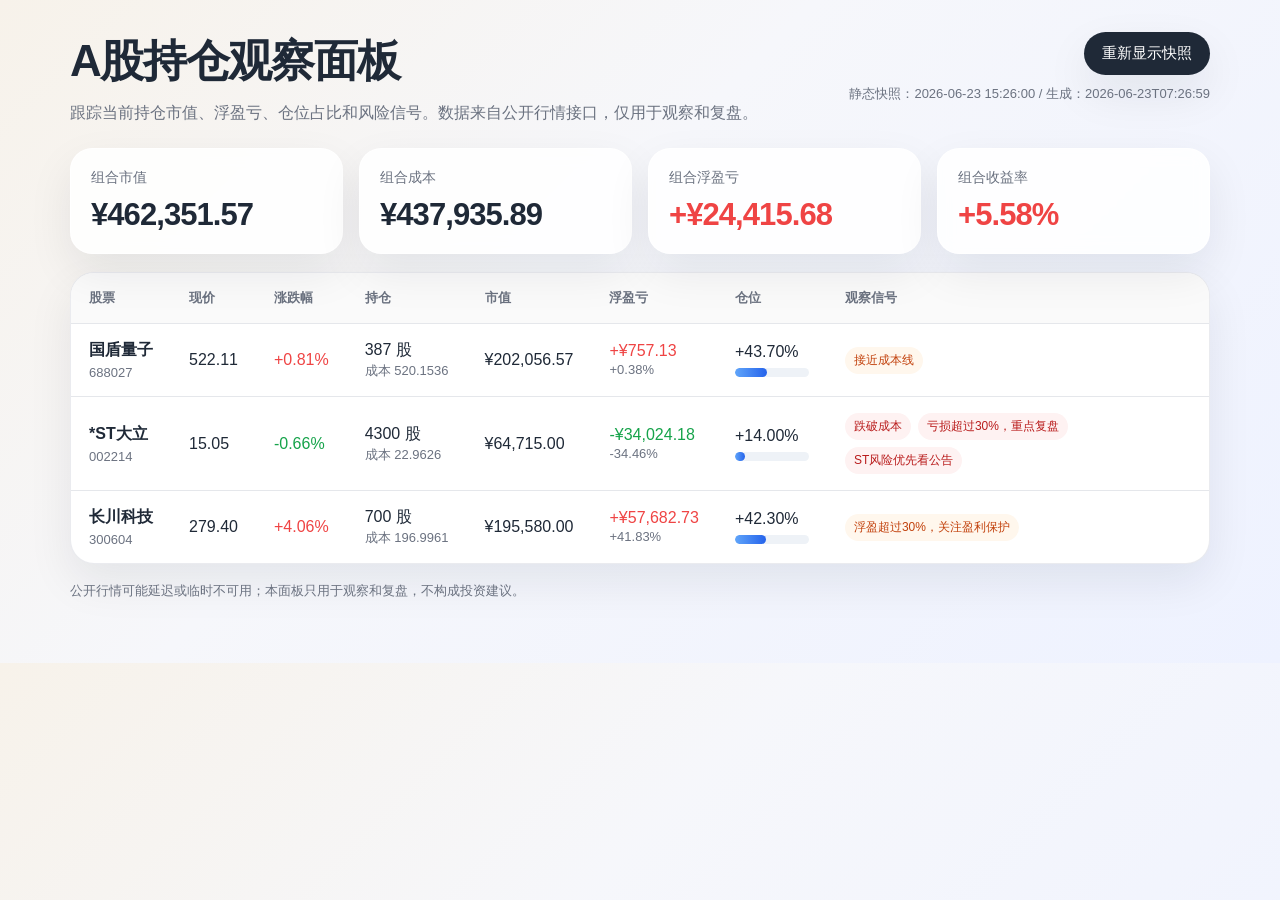
<file: stock_dashboard.html>
<!doctype html>
<html lang="zh-CN">
<head>
  <meta charset="utf-8" />
  <meta name="viewport" content="width=device-width, initial-scale=1" />
  <title>A股持仓观察面板</title>
  <style>
    :root {
      color-scheme: light;
      --bg: #f6f7fb;
      --card: #ffffff;
      --text: #1f2937;
      --muted: #6b7280;
      --line: #e5e7eb;
      --red: #ef4444;
      --green: #16a34a;
      --blue: #2563eb;
      --amber: #d97706;
      --shadow: 0 18px 45px rgba(15, 23, 42, 0.08);
    }

    * { box-sizing: border-box; }
    body {
      margin: 0;
      font-family: -apple-system, BlinkMacSystemFont, "Segoe UI", sans-serif;
      background: linear-gradient(135deg, #f7f2ea 0%, var(--bg) 42%, #eef2ff 100%);
      color: var(--text);
    }
    .page {
      max-width: 1180px;
      margin: 0 auto;
      padding: 32px 20px 48px;
    }
    .hero {
      display: flex;
      align-items: flex-start;
      justify-content: space-between;
      gap: 18px;
      margin-bottom: 22px;
    }
    h1 {
      margin: 0 0 8px;
      font-size: clamp(28px, 5vw, 44px);
      letter-spacing: -0.03em;
    }
    .subtitle {
      margin: 0;
      color: var(--muted);
      line-height: 1.7;
    }
    .actions {
      display: flex;
      flex-direction: column;
      align-items: flex-end;
      gap: 10px;
      min-width: 170px;
    }
    button {
      border: 0;
      border-radius: 999px;
      padding: 12px 18px;
      background: var(--text);
      color: #fff;
      font-size: 15px;
      cursor: pointer;
      box-shadow: var(--shadow);
    }
    button:disabled {
      cursor: wait;
      opacity: 0.7;
    }
    .timestamp {
      color: var(--muted);
      font-size: 13px;
      text-align: right;
    }
    .cards {
      display: grid;
      grid-template-columns: repeat(4, minmax(0, 1fr));
      gap: 16px;
      margin-bottom: 18px;
    }
    .card {
      background: rgba(255, 255, 255, 0.86);
      border: 1px solid rgba(255, 255, 255, 0.7);
      border-radius: 22px;
      padding: 20px;
      box-shadow: var(--shadow);
      backdrop-filter: blur(8px);
    }
    .label {
      color: var(--muted);
      font-size: 14px;
      margin-bottom: 10px;
    }
    .value {
      font-size: clamp(22px, 3vw, 31px);
      font-weight: 760;
      letter-spacing: -0.03em;
      white-space: nowrap;
    }
    .positive { color: var(--red); }
    .negative { color: var(--green); }
    .neutral { color: var(--text); }
    .panel {
      background: var(--card);
      border-radius: 24px;
      box-shadow: var(--shadow);
      overflow: hidden;
      border: 1px solid rgba(229, 231, 235, 0.8);
    }
    table {
      width: 100%;
      border-collapse: collapse;
    }
    th, td {
      padding: 16px 18px;
      border-bottom: 1px solid var(--line);
      text-align: left;
      vertical-align: middle;
      white-space: nowrap;
    }
    th {
      color: var(--muted);
      font-size: 13px;
      font-weight: 650;
      background: #fafafa;
    }
    tr:last-child td { border-bottom: 0; }
    .stock-name {
      font-weight: 720;
      margin-bottom: 4px;
    }
    .code {
      color: var(--muted);
      font-size: 13px;
    }
    .weight {
      min-width: 110px;
    }
    .bar {
      height: 9px;
      width: 100%;
      border-radius: 999px;
      background: #eef2f7;
      margin-top: 7px;
      overflow: hidden;
    }
    .bar span {
      display: block;
      height: 100%;
      border-radius: 999px;
      background: linear-gradient(90deg, #60a5fa, #2563eb);
    }
    .signals {
      display: flex;
      flex-wrap: wrap;
      gap: 7px;
      white-space: normal;
      min-width: 210px;
    }
    .badge {
      display: inline-flex;
      align-items: center;
      border-radius: 999px;
      padding: 5px 9px;
      font-size: 12px;
      background: #eef2ff;
      color: #3730a3;
    }
    .badge.warn {
      background: #fff7ed;
      color: #c2410c;
    }
    .badge.danger {
      background: #fef2f2;
      color: #b91c1c;
    }
    .notice {
      margin-top: 16px;
      color: var(--muted);
      font-size: 13px;
      line-height: 1.7;
    }
    .error {
      display: none;
      margin-bottom: 16px;
      padding: 14px 16px;
      border-radius: 16px;
      background: #fef2f2;
      color: #b91c1c;
    }

    @media (max-width: 900px) {
      .hero { flex-direction: column; }
      .actions { align-items: flex-start; }
      .timestamp { text-align: left; }
      .cards { grid-template-columns: repeat(2, minmax(0, 1fr)); }
      .panel { overflow-x: auto; }
    }

    @media (max-width: 540px) {
      .page { padding: 24px 14px 38px; }
      .cards { grid-template-columns: 1fr; }
      th, td { padding: 14px 12px; }
    }
  </style>
</head>
<body>
  <main class="page">
    <section class="hero">
      <div>
        <h1>A股持仓观察面板</h1>
        <p class="subtitle">跟踪当前持仓市值、浮盈亏、仓位占比和风险信号。数据来自公开行情接口，仅用于观察和复盘。</p>
      </div>
      <div class="actions">
        <button id="refresh">刷新行情</button>
        <div class="timestamp" id="timestamp">等待加载...</div>
      </div>
    </section>

    <div class="error" id="error"></div>

    <section class="cards">
      <div class="card">
        <div class="label">组合市值</div>
        <div class="value" id="marketValue">--</div>
      </div>
      <div class="card">
        <div class="label">组合成本</div>
        <div class="value" id="cost">--</div>
      </div>
      <div class="card">
        <div class="label">组合浮盈亏</div>
        <div class="value" id="profit">--</div>
      </div>
      <div class="card">
        <div class="label">组合收益率</div>
        <div class="value" id="profitPercent">--</div>
      </div>
    </section>

    <section class="panel">
      <table>
        <thead>
          <tr>
            <th>股票</th>
            <th>现价</th>
            <th>涨跌幅</th>
            <th>持仓</th>
            <th>市值</th>
            <th>浮盈亏</th>
            <th>仓位</th>
            <th>观察信号</th>
          </tr>
        </thead>
        <tbody id="positions">
          <tr><td colspan="8">正在加载行情...</td></tr>
        </tbody>
      </table>
    </section>

    <p class="notice" id="notice">公开行情可能延迟或临时不可用；本面板不构成投资建议，也不会执行任何交易。</p>
  </main>

  <script>
    window.__PORTFOLIO_DATA__ = {"generatedAt": "2026-06-23T07:26:59", "quoteTime": "2026-06-23 15:26:00", "totals": {"cost": 437935.89, "marketValue": 462351.57, "profit": 24415.68, "profitPercent": 5.58}, "positions": [{"code": "688027", "name": "国盾量子", "shares": 387, "cost": 520.1536, "currentPrice": 522.11, "changePercent": 0.81, "marketValue": 202056.57, "profit": 757.13, "profitPercent": 0.38, "signals": ["接近成本线"], "weightPercent": 43.7}, {"code": "002214", "name": "*ST大立", "shares": 4300, "cost": 22.9626, "currentPrice": 15.05, "changePercent": -0.66, "marketValue": 64715.0, "profit": -34024.18, "profitPercent": -34.46, "signals": ["跌破成本", "亏损超过30%，重点复盘", "ST风险优先看公告"], "weightPercent": 14.0}, {"code": "300604", "name": "长川科技", "shares": 700, "cost": 196.9961, "currentPrice": 279.4, "changePercent": 4.06, "marketValue": 195580.0, "profit": 57682.73, "profitPercent": 41.83, "signals": ["浮盈超过30%，关注盈利保护"], "weightPercent": 42.3}], "disclaimer": "公开行情可能延迟或临时不可用；本面板只用于观察和复盘，不构成投资建议。"};
  </script>
  <script>
    const elements = {
      refresh: document.querySelector("#refresh"),
      timestamp: document.querySelector("#timestamp"),
      error: document.querySelector("#error"),
      marketValue: document.querySelector("#marketValue"),
      cost: document.querySelector("#cost"),
      profit: document.querySelector("#profit"),
      profitPercent: document.querySelector("#profitPercent"),
      positions: document.querySelector("#positions"),
      notice: document.querySelector("#notice"),
    };

    function money(value) {
      if (value === null || value === undefined) return "--";
      return new Intl.NumberFormat("zh-CN", {
        style: "currency",
        currency: "CNY",
        maximumFractionDigits: 2
      }).format(value);
    }

    function number(value, digits = 2) {
      if (value === null || value === undefined) return "--";
      return Number(value).toFixed(digits);
    }

    function signedMoney(value) {
      if (value === null || value === undefined) return "--";
      const sign = value > 0 ? "+" : "";
      return sign + money(value);
    }

    function percent(value) {
      if (value === null || value === undefined) return "--";
      const sign = value > 0 ? "+" : "";
      return `${sign}${Number(value).toFixed(2)}%`;
    }

    function tone(value) {
      if (value > 0) return "positive";
      if (value < 0) return "negative";
      return "neutral";
    }

    function signalClass(signal) {
      if (signal.includes("ST") || signal.includes("亏损") || signal.includes("跌破") || signal.includes("缺失")) {
        return "danger";
      }
      if (signal.includes("接近") || signal.includes("关注") || signal.includes("较大")) {
        return "warn";
      }
      return "";
    }

    function render(data) {
      elements.error.style.display = "none";
      elements.marketValue.textContent = money(data.totals.marketValue);
      elements.cost.textContent = money(data.totals.cost);
      elements.profit.textContent = signedMoney(data.totals.profit);
      elements.profit.className = `value ${tone(data.totals.profit)}`;
      elements.profitPercent.textContent = percent(data.totals.profitPercent);
      elements.profitPercent.className = `value ${tone(data.totals.profitPercent)}`;
      elements.timestamp.textContent = `行情时间：${data.quoteTime || "未知"} / 刷新：${data.generatedAt}`;
      elements.notice.textContent = data.disclaimer;

      elements.positions.innerHTML = data.positions.map((item) => `
        <tr>
          <td>
            <div class="stock-name">${item.name}</div>
            <div class="code">${item.code}</div>
          </td>
          <td>${number(item.currentPrice, 2)}</td>
          <td class="${tone(item.changePercent)}">${percent(item.changePercent)}</td>
          <td>${item.shares} 股<br><span class="code">成本 ${number(item.cost, 4)}</span></td>
          <td>${money(item.marketValue)}</td>
          <td class="${tone(item.profit)}">${signedMoney(item.profit)}<br><span class="code ${tone(item.profitPercent)}">${percent(item.profitPercent)}</span></td>
          <td class="weight">
            ${percent(item.weightPercent)}
            <div class="bar"><span style="width:${Math.min(item.weightPercent || 0, 100)}%"></span></div>
          </td>
          <td>
            <div class="signals">
              ${item.signals.map((signal) => `<span class="badge ${signalClass(signal)}">${signal}</span>`).join("")}
            </div>
          </td>
        </tr>
      `).join("");
    }

    async function load() {
      elements.refresh.disabled = true;
      elements.refresh.textContent = "刷新中...";
      try {
        if (window.__PORTFOLIO_DATA__) {
          render(window.__PORTFOLIO_DATA__);
          elements.timestamp.textContent = `静态快照：${window.__PORTFOLIO_DATA__.quoteTime || "未知"} / 生成：${window.__PORTFOLIO_DATA__.generatedAt}`;
          return;
        }
        const response = await fetch("/api/portfolio", { cache: "no-store" });
        const data = await response.json();
        if (!response.ok) {
          throw new Error(data.error || "行情接口请求失败");
        }
        render(data);
      } catch (error) {
        elements.error.textContent = `加载失败：${error.message}`;
        elements.error.style.display = "block";
      } finally {
        elements.refresh.disabled = false;
        elements.refresh.textContent = window.__PORTFOLIO_DATA__ ? "重新显示快照" : "刷新行情";
      }
    }

    elements.refresh.addEventListener("click", load);
    load();
    if (!window.__PORTFOLIO_DATA__) {
      setInterval(load, 60000);
    }
  </script>
</body>
</html>
</file>
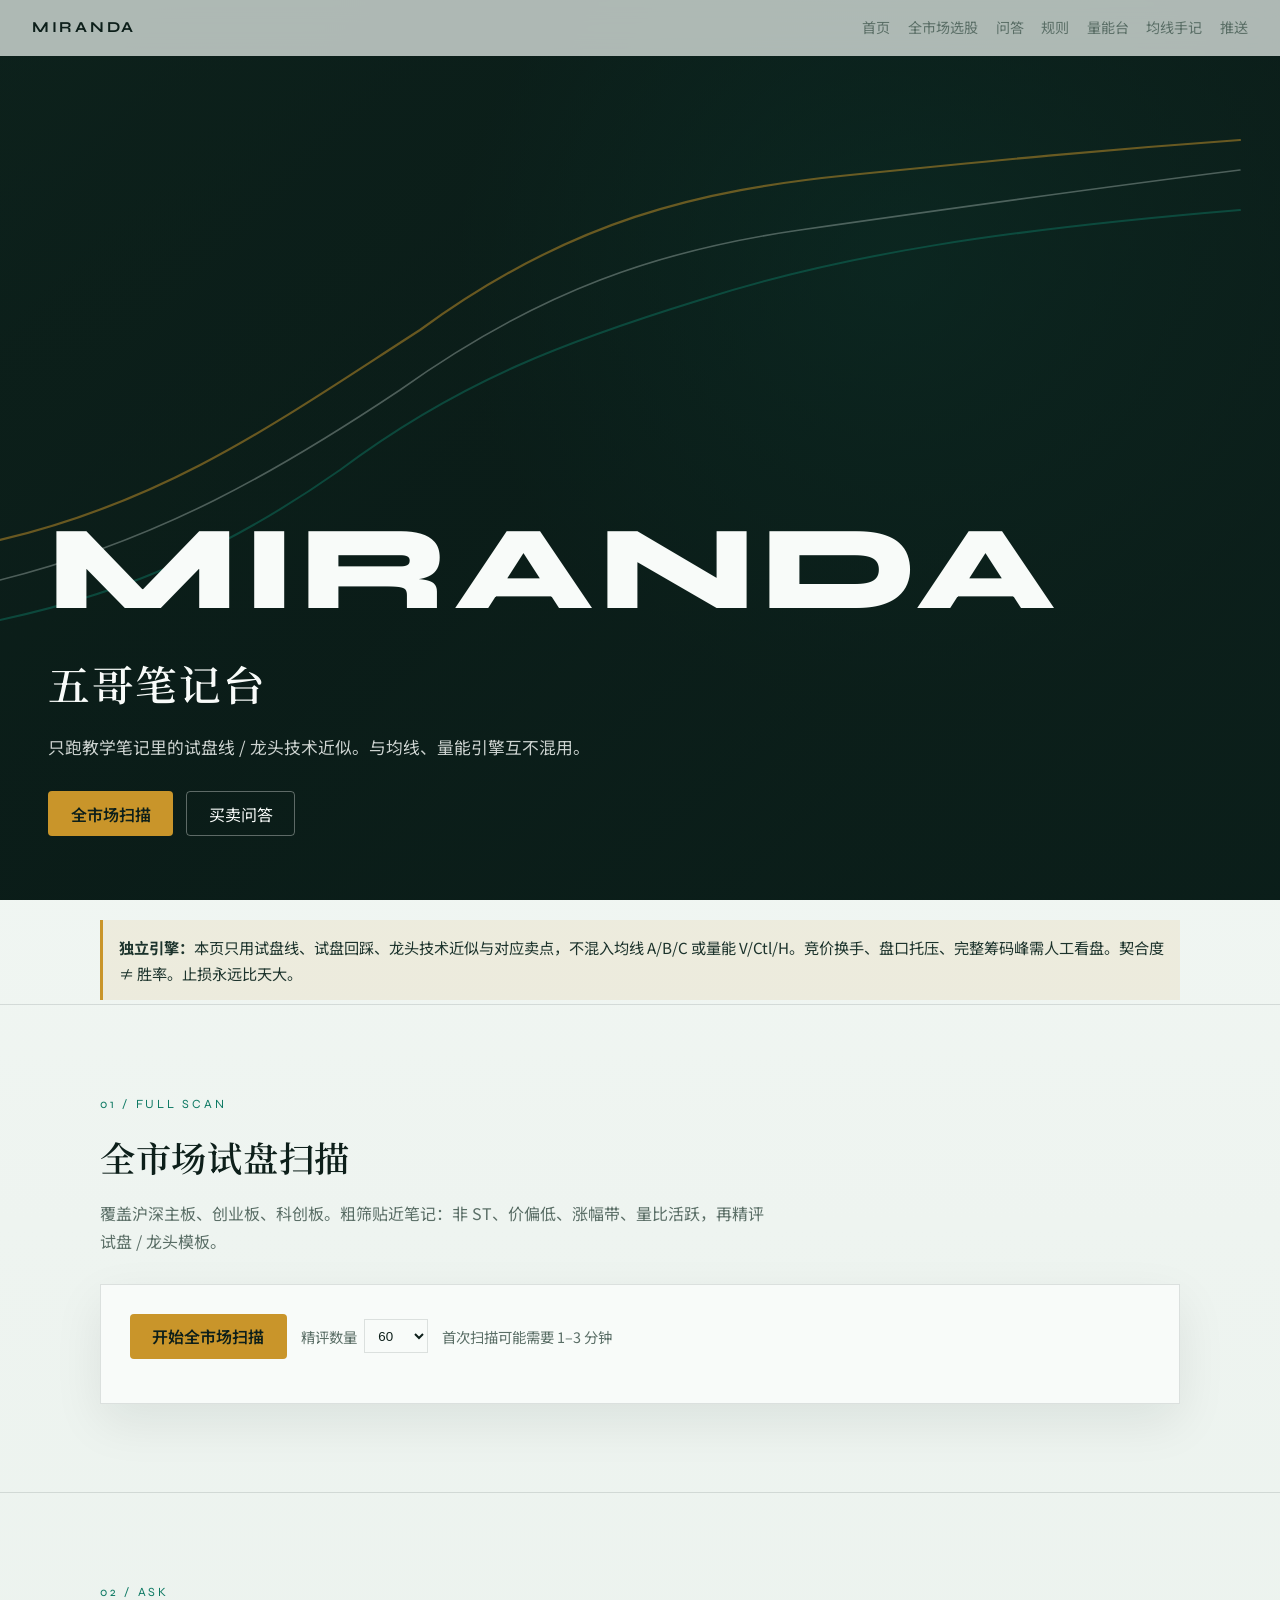
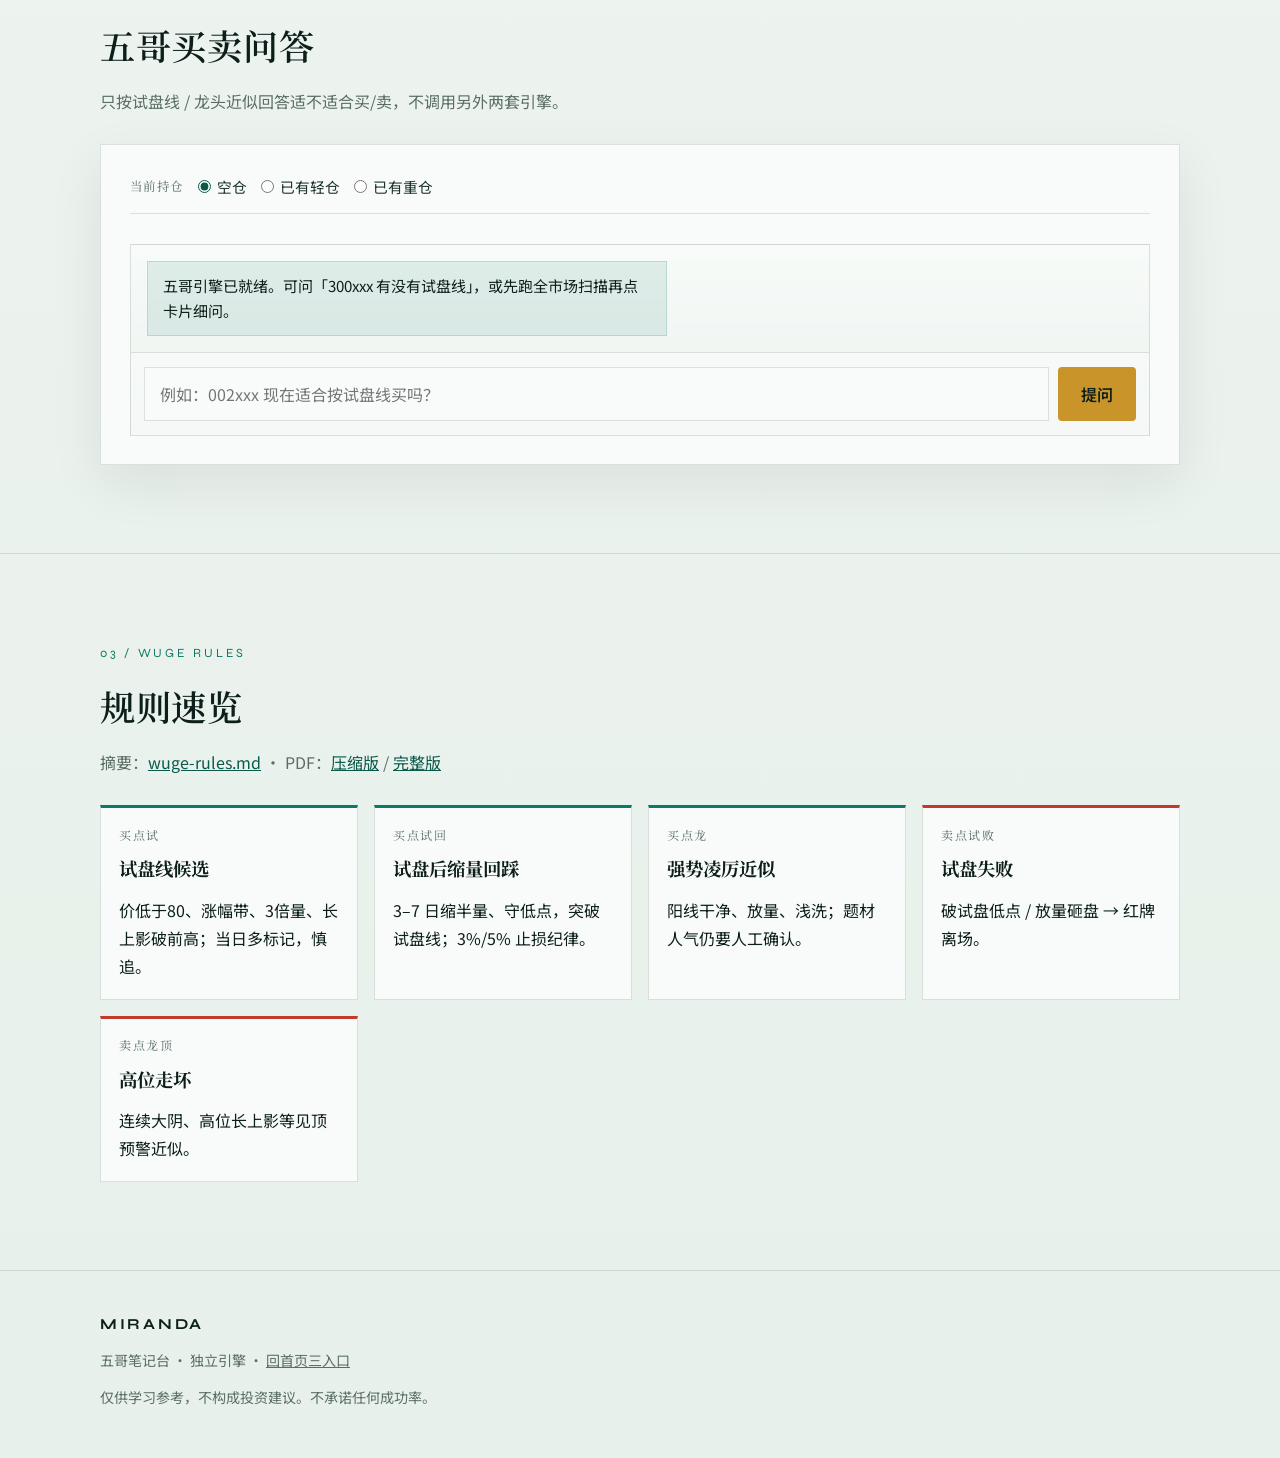
<file: wuge.html>
<!DOCTYPE html>
<html lang="zh-CN">
<head>
  <meta charset="UTF-8" />
  <meta name="viewport" content="width=device-width, initial-scale=1.0" />
  <title>MIRANDA · 五哥笔记台</title>
  <meta name="description" content="Miranda 五哥笔记台：按教学笔记试盘线与龙头技术规则，全市场粗筛精评并问答买卖。" />
  <meta name="author" content="Miranda Ge" />
  <link rel="preconnect" href="https://fonts.googleapis.com" />
  <link rel="preconnect" href="https://fonts.gstatic.com" crossorigin />
  <link href="https://fonts.googleapis.com/css2?family=Noto+Sans+SC:wght@400;500;600&family=Noto+Serif+SC:wght@500;600;700&family=Syne:wght@600;700;800&display=swap" rel="stylesheet" />
  <link rel="stylesheet" href="./css/styles.css" />
</head>
<body data-engine="wuge">
  <nav class="site-nav" id="siteNav">
    <a class="brand-mark" href="./index.html">MIRANDA</a>
    <button class="nav-toggle" type="button" aria-expanded="false" aria-controls="siteNavLinks" aria-label="打开菜单">
      <span></span><span></span><span></span>
    </button>
    <ul class="nav-links" id="siteNavLinks">
      <li><a href="./index.html">首页</a></li>
      <li><a href="#picks">全市场选股</a></li>
      <li><a href="#ask">问答</a></li>
      <li><a href="#rules">规则</a></li>
      <li><a href="./coach.html">量能台</a></li>
      <li><a href="./ma.html">均线手记</a></li>
      <li><a href="./push.html">推送</a></li>
    </ul>
  </nav>

  <header class="hero hero-coach" id="top">
    <div class="hero-bg" aria-hidden="true">
      <svg class="hero-chart" viewBox="0 0 1440 900" preserveAspectRatio="xMidYMid slice">
        <path class="ma-slow" d="M80,620 C220,590 320,540 420,470 C540,380 650,340 780,300 C920,255 1080,230 1320,210" />
        <path class="ma-mid" d="M80,580 C240,540 360,470 480,390 C620,290 740,250 880,230 C1020,210 1160,190 1320,170" />
        <path class="ma-fast" d="M80,540 C250,500 360,420 500,330 C650,220 780,190 930,175 C1080,160 1180,150 1320,140" />
      </svg>
    </div>
    <div class="hero-content">
      <div class="hero-brand">MIRANDA</div>
      <h1>五哥笔记台</h1>
      <p>只跑教学笔记里的试盘线 / 龙头技术近似。与均线、量能引擎互不混用。</p>
      <div class="cta-row">
        <a class="btn btn-primary" href="#picks">全市场扫描</a>
        <a class="btn btn-ghost" href="#ask">买卖问答</a>
      </div>
    </div>
  </header>

  <main>
    <section class="section reveal honesty-strip" id="honesty">
      <div class="wrap">
        <p><strong>独立引擎：</strong>本页只用试盘线、试盘回踩、龙头技术近似与对应卖点，不混入均线 A/B/C 或量能 V/Ctl/H。竞价换手、盘口托压、完整筹码峰需人工看盘。契合度 ≠ 胜率。止损永远比天大。</p>
      </div>
    </section>

    <section class="section reveal" id="picks">
      <div class="wrap">
        <div class="section-label">01 / Full Scan</div>
        <h2>全市场试盘扫描</h2>
        <p class="section-lead">覆盖沪深主板、创业板、科创板。粗筛贴近笔记：非 ST、价偏低、涨幅带、量比活跃，再精评试盘 / 龙头模板。</p>

        <div class="tool-panel coach-panel">
          <div class="coach-toolbar">
            <button class="btn btn-primary" id="picksBtn" type="button">开始全市场扫描</button>
            <label class="scan-depth">
              精评数量
              <select id="picksDepth">
                <option value="40">40</option>
                <option value="60" selected>60</option>
                <option value="100">100</option>
              </select>
            </label>
            <span class="coach-meta" id="picksMeta">首次扫描可能需要 1–3 分钟</span>
          </div>
          <div class="status-box" id="picksLoading" hidden>准备扫描...</div>
          <div class="error-box" id="picksError" hidden></div>
          <div class="picks-board" id="picksBoard" hidden></div>
        </div>
      </div>
    </section>

    <section class="section reveal" id="ask">
      <div class="wrap">
        <div class="section-label">02 / Ask</div>
        <h2>五哥买卖问答</h2>
        <p class="section-lead">只按试盘线 / 龙头近似回答适不适合买/卖，不调用另外两套引擎。</p>

        <div class="tool-panel coach-panel">
          <div class="hold-status" id="holdStatus" role="radiogroup" aria-label="当前持仓情况">
            <span class="hold-label">当前持仓</span>
            <label class="hold-option"><input type="radio" name="holdStatus" value="flat" checked /> 空仓</label>
            <label class="hold-option"><input type="radio" name="holdStatus" value="light" /> 已有轻仓</label>
            <label class="hold-option"><input type="radio" name="holdStatus" value="heavy" /> 已有重仓</label>
          </div>

          <div class="coach-chat" id="coachChat">
            <div class="coach-messages" id="coachMessages">
              <div class="coach-bubble bot">
                五哥引擎已就绪。可问「300xxx 有没有试盘线」，或先跑全市场扫描再点卡片细问。
              </div>
            </div>
            <form class="coach-compose" id="coachForm">
              <input id="reviewInput" type="text" placeholder="例如：002xxx 现在适合按试盘线买吗？" autocomplete="off" required />
              <button class="btn btn-primary" id="reviewBtn" type="submit">提问</button>
            </form>
          </div>

          <div class="history-row" id="reviewHistoryRow" hidden>
            <div class="history-head">
              <span>最近搜索</span>
              <button type="button" class="history-clear" id="reviewHistoryClear">清空</button>
            </div>
            <div class="history-list" id="reviewHistoryList"></div>
          </div>
          <div class="status-box" id="reviewLoading" hidden>正在对照五哥规则...</div>
          <div class="error-box" id="reviewError" hidden></div>
          <div class="result-box" id="reviewResult" hidden></div>
        </div>
      </div>
    </section>

    <section class="section reveal" id="rules">
      <div class="wrap">
        <div class="section-label">03 / Wuge Rules</div>
        <h2>规则速览</h2>
        <p class="section-lead">摘要：<a href="./notes/wuge-rules.md" style="color:var(--teal-deep);text-decoration:underline;">wuge-rules.md</a> · PDF：<a href="./notes/教学笔记-五哥_compressed_4mb.pdf" style="color:var(--teal-deep);text-decoration:underline;">压缩版</a> / <a href="./教学笔记-五哥.pdf" style="color:var(--teal-deep);text-decoration:underline;">完整版</a></p>
        <div class="template-grid" id="templateLibrary">
          <article class="template-card" data-side="buy" data-id="buyProbe">
            <div class="template-tag">买点试</div>
            <h3>试盘线候选</h3>
            <p>价低于80、涨幅带、3倍量、长上影破前高；当日多标记，慎追。</p>
          </article>
          <article class="template-card" data-side="buy" data-id="buyProbePull">
            <div class="template-tag">买点试回</div>
            <h3>试盘后缩量回踩</h3>
            <p>3–7 日缩半量、守低点，突破试盘线；3%/5% 止损纪律。</p>
          </article>
          <article class="template-card" data-side="buy" data-id="buyDragon">
            <div class="template-tag">买点龙</div>
            <h3>强势凌厉近似</h3>
            <p>阳线干净、放量、浅洗；题材人气仍要人工确认。</p>
          </article>
          <article class="template-card" data-side="sell" data-id="sellProbeFail">
            <div class="template-tag">卖点试败</div>
            <h3>试盘失败</h3>
            <p>破试盘低点 / 放量砸盘 → 红牌离场。</p>
          </article>
          <article class="template-card" data-side="sell" data-id="sellDragonTop">
            <div class="template-tag">卖点龙顶</div>
            <h3>高位走坏</h3>
            <p>连续大阴、高位长上影等见顶预警近似。</p>
          </article>
        </div>
      </div>
    </section>
  </main>

  <footer class="site-footer">
    <div class="wrap">
      <div class="brand-mark">MIRANDA</div>
      <p>五哥笔记台 · 独立引擎 · <a href="./index.html" style="text-decoration:underline;">回首页三入口</a></p>
      <p class="disclaimer">仅供学习参考，不构成投资建议。不承诺任何成功率。</p>
    </div>
  </footer>

  <script src="./js/nav.js"></script>
  <script src="./js/app.js"></script>
</body>
</html>
</file>
<file: css/styles.css>
:root {
  --ink: #0d1f1a;
  --ink-soft: #1c332c;
  --paper: #eef4f0;
  --paper-deep: #dfeae3;
  --mist: rgba(13, 31, 26, 0.06);
  --line: rgba(13, 31, 26, 0.12);
  --teal: #0f7a64;
  --teal-deep: #0a5a4a;
  --gold: #c9952a;
  --rise: #c23b2a;
  --fall: #1f7a4d;
  --muted: #5a6e66;
  --white: #f8fbf9;
  --shadow: 0 18px 50px rgba(13, 31, 26, 0.08);
  --radius: 4px;
  --max: 1080px;
  --font-display: "Syne", "Noto Serif SC", serif;
  --font-serif: "Noto Serif SC", "Songti SC", serif;
  --font-sans: "Noto Sans SC", "PingFang SC", sans-serif;
}

*,
*::before,
*::after {
  box-sizing: border-box;
  margin: 0;
  padding: 0;
}

html {
  scroll-behavior: smooth;
}

body {
  font-family: var(--font-sans);
  color: var(--ink);
  background:
    radial-gradient(1200px 700px at 10% -10%, rgba(15, 122, 100, 0.14), transparent 55%),
    radial-gradient(900px 600px at 100% 0%, rgba(201, 149, 42, 0.12), transparent 50%),
    linear-gradient(180deg, #f5faf7 0%, var(--paper) 40%, #e7f0ea 100%);
  line-height: 1.75;
  min-height: 100vh;
}

img,
svg {
  max-width: 100%;
  display: block;
}

a {
  color: inherit;
  text-decoration: none;
}

button,
input {
  font: inherit;
}

.site-nav {
  position: fixed;
  inset: 0 0 auto 0;
  z-index: 40;
  display: flex;
  align-items: center;
  justify-content: space-between;
  gap: 1rem;
  padding: 0.9rem clamp(1rem, 3vw, 2rem);
  background: rgba(238, 244, 240, 0.72);
  backdrop-filter: blur(12px);
  border-bottom: 1px solid transparent;
  transition: border-color 0.3s ease, background 0.3s ease;
}

.nav-toggle {
  display: none;
  width: 2.6rem;
  height: 2.6rem;
  flex-direction: column;
  align-items: center;
  justify-content: center;
  gap: 0.32rem;
  border: 1px solid var(--line);
  background: rgba(248, 251, 249, 0.88);
  border-radius: var(--radius);
  cursor: pointer;
  z-index: 41;
}

.nav-toggle span {
  display: block;
  width: 1.05rem;
  height: 1.5px;
  background: var(--ink);
  transition: transform 0.2s ease, opacity 0.2s ease;
}

.site-nav.is-open .nav-toggle span:nth-child(1) {
  transform: translateY(0.37rem) rotate(45deg);
}

.site-nav.is-open .nav-toggle span:nth-child(2) {
  opacity: 0;
}

.site-nav.is-open .nav-toggle span:nth-child(3) {
  transform: translateY(-0.37rem) rotate(-45deg);
}

.site-nav.is-scrolled {
  border-bottom-color: var(--line);
  background: rgba(238, 244, 240, 0.92);
}

.brand-mark {
  font-family: var(--font-display);
  font-weight: 700;
  letter-spacing: 0.18em;
  font-size: 0.95rem;
}

.nav-links {
  display: flex;
  gap: 1.1rem;
  list-style: none;
  font-size: 0.88rem;
  color: var(--muted);
}

.nav-links a {
  position: relative;
}

.nav-links a::after {
  content: "";
  position: absolute;
  left: 0;
  bottom: -0.2rem;
  width: 100%;
  height: 1px;
  background: var(--teal);
  transform: scaleX(0);
  transform-origin: left;
  transition: transform 0.25s ease;
}

.nav-links a:hover::after,
.nav-links a:focus-visible::after {
  transform: scaleX(1);
}

.hero {
  position: relative;
  min-height: 100vh;
  display: grid;
  align-items: end;
  overflow: hidden;
  color: var(--white);
  padding: 7rem clamp(1.25rem, 4vw, 3rem) 4rem;
}

.hero-bg {
  position: absolute;
  inset: 0;
  background:
    linear-gradient(160deg, rgba(10, 28, 24, 0.55) 0%, rgba(10, 28, 24, 0.78) 55%, rgba(10, 28, 24, 0.92) 100%),
    radial-gradient(circle at 70% 30%, rgba(15, 122, 100, 0.35), transparent 40%),
    linear-gradient(135deg, #102820 0%, #0d1f1a 45%, #16352c 100%);
}

.hero-chart {
  position: absolute;
  inset: 0;
  width: 100%;
  height: 100%;
  opacity: 0.55;
}

.hero-chart path {
  fill: none;
  stroke-linecap: round;
  stroke-linejoin: round;
}

.hero-chart .ma-fast {
  stroke: rgba(201, 149, 42, 0.9);
  stroke-width: 2.2;
  stroke-dasharray: 1800;
  stroke-dashoffset: 1800;
  animation: draw-line 2.4s ease forwards 0.2s;
}

.hero-chart .ma-mid {
  stroke: rgba(232, 244, 238, 0.55);
  stroke-width: 1.6;
  stroke-dasharray: 1800;
  stroke-dashoffset: 1800;
  animation: draw-line 2.8s ease forwards 0.45s;
}

.hero-chart .ma-slow {
  stroke: rgba(15, 122, 100, 0.85);
  stroke-width: 2;
  stroke-dasharray: 1800;
  stroke-dashoffset: 1800;
  animation: draw-line 3s ease forwards 0.7s;
}

.hero-chart .candles rect {
  fill: rgba(194, 59, 42, 0.55);
  transform-origin: bottom;
  animation: rise-bar 1.1s ease both;
}

.hero-chart .candles rect:nth-child(odd) {
  fill: rgba(31, 122, 77, 0.5);
}

@keyframes draw-line {
  to { stroke-dashoffset: 0; }
}

@keyframes rise-bar {
  from { transform: scaleY(0); opacity: 0; }
  to { transform: scaleY(1); opacity: 1; }
}

.hero-content {
  position: relative;
  z-index: 1;
  max-width: 720px;
}

.hero-brand {
  font-family: var(--font-display);
  font-size: clamp(2.5rem, 11vw, 7.5rem);
  line-height: 0.92;
  letter-spacing: 0.05em;
  font-weight: 800;
  margin-bottom: 1.4rem;
  animation: fade-up 0.9s ease both;
  white-space: nowrap;
}

.hero h1 {
  font-family: var(--font-serif);
  font-size: clamp(1.7rem, 4vw, 2.6rem);
  font-weight: 600;
  letter-spacing: 0.04em;
  margin-bottom: 0.85rem;
  animation: fade-up 0.9s ease both 0.12s;
}

.hero p {
  max-width: 34rem;
  color: rgba(248, 251, 249, 0.82);
  font-size: 1.05rem;
  margin-bottom: 1.8rem;
  animation: fade-up 0.9s ease both 0.22s;
}

.cta-row {
  display: flex;
  flex-wrap: wrap;
  gap: 0.8rem;
  animation: fade-up 0.9s ease both 0.32s;
}

.btn {
  display: inline-flex;
  align-items: center;
  justify-content: center;
  min-height: 2.8rem;
  padding: 0 1.35rem;
  border: 1px solid transparent;
  border-radius: var(--radius);
  cursor: pointer;
  transition: transform 0.2s ease, background 0.2s ease, color 0.2s ease, border-color 0.2s ease;
}

.btn:hover {
  transform: translateY(-1px);
}

.btn-primary {
  background: var(--gold);
  color: var(--ink);
  font-weight: 600;
}

.btn-primary:hover {
  background: #d6a83b;
}

.btn-ghost {
  border-color: rgba(248, 251, 249, 0.35);
  color: var(--white);
  background: transparent;
}

.btn-ghost:hover {
  border-color: rgba(248, 251, 249, 0.7);
  background: rgba(248, 251, 249, 0.06);
}

@keyframes fade-up {
  from { opacity: 0; transform: translateY(18px); }
  to { opacity: 1; transform: translateY(0); }
}

.wrap {
  width: min(var(--max), calc(100% - 2rem));
  margin: 0 auto;
}

.section {
  padding: clamp(3.5rem, 7vw, 5.5rem) 0;
  border-bottom: 1px solid var(--line);
}

.section-label {
  font-family: var(--font-display);
  font-size: 0.78rem;
  letter-spacing: 0.22em;
  text-transform: uppercase;
  color: var(--teal);
  margin-bottom: 0.7rem;
}

.section h2 {
  font-family: var(--font-serif);
  font-size: clamp(1.6rem, 3vw, 2.2rem);
  font-weight: 600;
  letter-spacing: 0.02em;
  margin-bottom: 0.7rem;
}

.section-lead {
  color: var(--muted);
  max-width: 42rem;
  margin-bottom: 1.8rem;
}

.reveal {
  opacity: 0;
  transform: translateY(22px);
  transition: opacity 0.7s ease, transform 0.7s ease;
}

.reveal.is-visible {
  opacity: 1;
  transform: none;
}

.ma-list {
  display: grid;
  gap: 0;
  border-top: 1px solid var(--line);
}

.ma-row {
  display: grid;
  grid-template-columns: 5.5rem 1fr;
  gap: 1rem;
  padding: 1.15rem 0;
  border-bottom: 1px solid var(--line);
  align-items: start;
}

.ma-code {
  font-family: var(--font-display);
  font-weight: 700;
  font-size: 1.15rem;
  color: var(--teal-deep);
}

.ma-row h3 {
  font-family: var(--font-serif);
  font-size: 1.05rem;
  margin-bottom: 0.25rem;
}

.ma-row p {
  color: var(--muted);
  font-size: 0.95rem;
}

.formula {
  margin: 1.5rem 0;
  padding: 1.4rem 1.5rem;
  background:
    linear-gradient(135deg, rgba(15, 122, 100, 0.08), rgba(201, 149, 42, 0.08)),
    var(--white);
  border: 1px solid var(--line);
}

.formula strong {
  font-family: var(--font-display);
  font-size: 1.2rem;
  letter-spacing: 0.04em;
  display: block;
  margin-bottom: 0.35rem;
}

.code-chips {
  display: flex;
  flex-wrap: wrap;
  gap: 0.55rem;
  margin: 1rem 0 1.5rem;
}

.code-chip {
  border: 1px solid var(--line);
  background: var(--white);
  padding: 0.45rem 0.8rem;
  font-size: 0.88rem;
  cursor: pointer;
  transition: border-color 0.2s ease, color 0.2s ease, background 0.2s ease;
}

.code-chip:hover,
.code-chip.is-active {
  border-color: var(--teal);
  color: var(--teal-deep);
  background: rgba(15, 122, 100, 0.08);
}

.code-explain {
  min-height: 3.2rem;
  color: var(--muted);
}

.table-scroll {
  overflow-x: auto;
  margin: 1rem 0 1.5rem;
  border: 1px solid var(--line);
  background: var(--white);
}

table {
  width: 100%;
  border-collapse: collapse;
  font-size: 0.9rem;
  min-width: 640px;
}

th,
td {
  padding: 0.75rem 0.9rem;
  text-align: left;
  border-bottom: 1px solid var(--line);
  vertical-align: top;
}

th {
  background: var(--ink);
  color: var(--white);
  font-weight: 500;
}

tr:last-child td {
  border-bottom: none;
}

.timeline {
  display: grid;
  gap: 1rem;
}

.time-item {
  display: grid;
  grid-template-columns: 5rem 1fr;
  gap: 1rem;
  padding-bottom: 1rem;
  border-bottom: 1px dashed var(--line);
}

.time-item:last-child {
  border-bottom: none;
  padding-bottom: 0;
}

.time-item time {
  font-family: var(--font-display);
  font-weight: 700;
  color: var(--teal-deep);
}

.split {
  display: grid;
  grid-template-columns: repeat(2, minmax(0, 1fr));
  gap: 1.5rem;
}

.plain-block h3 {
  font-family: var(--font-serif);
  font-size: 1.15rem;
  margin-bottom: 0.45rem;
}

.plain-block p,
.plain-block li {
  color: var(--muted);
}

.plain-block ul {
  padding-left: 1.1rem;
}

.plain-block li + li {
  margin-top: 0.3rem;
}

.callout {
  margin: 1.4rem 0;
  padding: 1rem 1.15rem;
  border-left: 3px solid var(--teal);
  background: rgba(15, 122, 100, 0.06);
}

.callout.quote {
  border-left-color: var(--gold);
  background: rgba(201, 149, 42, 0.08);
  font-family: var(--font-serif);
}

.mantra-grid {
  display: grid;
  grid-template-columns: repeat(2, minmax(0, 1fr));
  gap: 1.25rem 1.75rem;
}

.mantra-grid h3 {
  font-family: var(--font-serif);
  font-size: 1.1rem;
  margin-bottom: 0.4rem;
}

.mantra-grid p {
  color: var(--muted);
  font-size: 0.95rem;
}

.tool-panel {
  background: var(--white);
  border: 1px solid var(--line);
  box-shadow: var(--shadow);
  padding: clamp(1.2rem, 3vw, 1.8rem);
}

.template-grid {
  display: grid;
  grid-template-columns: repeat(auto-fit, minmax(240px, 1fr));
  gap: 1rem;
  margin-top: 1.5rem;
}

.template-card {
  border: 1px solid var(--line);
  background: var(--white);
  padding: 1.1rem 1.15rem 1.2rem;
}

.template-card[data-side="buy"] {
  border-top: 3px solid var(--teal);
}

.template-card[data-side="sell"] {
  border-top: 3px solid var(--rise);
}

.template-card.is-hot {
  outline: 2px solid var(--gold);
  outline-offset: 1px;
  background: linear-gradient(180deg, rgba(201, 149, 42, 0.08), var(--white) 40%);
}

.template-tag {
  font-family: var(--font-display);
  font-size: 0.75rem;
  letter-spacing: 0.12em;
  text-transform: uppercase;
  color: var(--muted);
  margin-bottom: 0.35rem;
}

.template-card h3 {
  font-family: var(--font-serif);
  font-size: 1.15rem;
  margin-bottom: 0.7rem;
}

.template-card h4 {
  font-size: 0.86rem;
  margin: 0.65rem 0 0.3rem;
  color: var(--ink-soft);
}

.template-card ul {
  padding-left: 1.05rem;
  color: var(--muted);
  font-size: 0.9rem;
}

.template-card li + li {
  margin-top: 0.22rem;
}

.advice-banner {
  display: grid;
  gap: 0.55rem;
  padding: 1rem 1.1rem;
  margin-bottom: 1rem;
  border: 1px solid var(--line);
  background: linear-gradient(135deg, rgba(15, 122, 100, 0.08), rgba(201, 149, 42, 0.08));
}

.advice-banner[data-side="sell"] {
  background: linear-gradient(135deg, rgba(194, 59, 42, 0.08), rgba(201, 149, 42, 0.08));
}

.advice-banner .eyebrow {
  font-family: var(--font-display);
  font-size: 0.78rem;
  letter-spacing: 0.14em;
  text-transform: uppercase;
  color: var(--muted);
}

.advice-banner h3 {
  font-family: var(--font-serif);
  font-size: 1.35rem;
}

.advice-banner p {
  color: var(--muted);
  font-size: 0.95rem;
}

.match-list {
  display: grid;
  gap: 0.75rem;
  margin: 1rem 0;
}

.match-item {
  border: 1px solid var(--line);
  background: var(--paper);
  padding: 0.85rem 0.95rem;
}

.match-item header {
  display: flex;
  flex-wrap: wrap;
  justify-content: space-between;
  gap: 0.5rem;
  margin-bottom: 0.45rem;
}

.match-item h4 {
  font-family: var(--font-serif);
  font-size: 1.02rem;
}

.match-score {
  font-family: var(--font-display);
  font-size: 0.85rem;
  color: var(--teal-deep);
}

.match-item ul {
  padding-left: 1.05rem;
  color: var(--muted);
  font-size: 0.88rem;
}

.match-item li + li {
  margin-top: 0.2rem;
}

.check-ok {
  color: var(--fall);
}

.check-no {
  color: var(--muted);
}

.action-box {
  margin-top: 0.7rem;
  padding-top: 0.65rem;
  border-top: 1px dashed var(--line);
  color: var(--ink-soft);
  font-size: 0.9rem;
}

.playbook {
  margin: 1rem 0 0.5rem;
}

.playbook .plain-block ul {
  margin-top: 0.35rem;
}

.hold-status {
  display: flex;
  flex-wrap: wrap;
  align-items: center;
  gap: 0.55rem 0.9rem;
  margin-bottom: 0.85rem;
  padding-bottom: 0.85rem;
  border-bottom: 1px solid var(--line);
}

.hold-label {
  font-family: var(--font-display);
  font-size: 0.78rem;
  letter-spacing: 0.12em;
  text-transform: uppercase;
  color: var(--muted);
}

.hold-option {
  display: inline-flex;
  align-items: center;
  gap: 0.35rem;
  font-size: 0.92rem;
  color: var(--ink-soft);
  cursor: pointer;
}

.hold-option input {
  accent-color: var(--teal-deep);
}

.verdict-banner {
  display: grid;
  gap: 0.45rem;
  padding: 1.05rem 1.15rem;
  margin: 1rem 0;
  border: 1px solid var(--line);
}

.verdict-banner[data-verdict="no"] {
  background: rgba(194, 59, 42, 0.08);
  border-color: rgba(194, 59, 42, 0.28);
}

.verdict-banner[data-verdict="wait"] {
  background: rgba(201, 149, 42, 0.1);
  border-color: rgba(201, 149, 42, 0.35);
}

.verdict-banner[data-verdict="yes"] {
  background: rgba(15, 122, 100, 0.08);
  border-color: rgba(15, 122, 100, 0.28);
}

.verdict-banner .eyebrow {
  font-family: var(--font-display);
  font-size: 0.78rem;
  letter-spacing: 0.14em;
  text-transform: uppercase;
  color: var(--muted);
}

.verdict-banner h3 {
  font-family: var(--font-serif);
  font-size: 1.45rem;
}

.verdict-banner p {
  color: var(--muted);
  font-size: 0.95rem;
}

.verdict-reasons {
  margin: 0.2rem 0 0;
  padding-left: 1.1rem;
  color: var(--ink-soft);
  font-size: 0.9rem;
}

.verdict-reasons li + li {
  margin-top: 0.22rem;
}

.position-panel {
  margin: 1rem 0;
  padding: 1rem 1.1rem;
  border: 1px solid var(--line);
  background: var(--paper);
}

.position-panel h3 {
  font-family: var(--font-serif);
  font-size: 1.15rem;
  margin-bottom: 0.45rem;
}

.position-panel ul {
  padding-left: 1.1rem;
  color: var(--muted);
  font-size: 0.92rem;
}

.position-panel li + li {
  margin-top: 0.28rem;
}

.history-row {
  margin: 0.35rem 0 1rem;
  padding-top: 0.75rem;
  border-top: 1px dashed var(--line);
}

.history-head {
  display: flex;
  align-items: center;
  justify-content: space-between;
  gap: 0.75rem;
  margin-bottom: 0.45rem;
}

.history-head span {
  font-family: var(--font-display);
  font-size: 0.78rem;
  letter-spacing: 0.12em;
  text-transform: uppercase;
  color: var(--muted);
}

.history-clear {
  border: none;
  background: none;
  color: var(--muted);
  cursor: pointer;
  font-size: 0.82rem;
  text-decoration: underline;
  text-underline-offset: 2px;
}

.history-clear:hover {
  color: var(--rise);
}

.history-list {
  display: flex;
  flex-wrap: wrap;
  gap: 0.45rem;
}

.history-chip {
  border: 1px solid var(--line);
  background: var(--paper);
  color: var(--ink-soft);
  min-height: 2rem;
  padding: 0 0.75rem;
  cursor: pointer;
  font-size: 0.86rem;
  transition: border-color 0.2s ease, color 0.2s ease, background 0.2s ease;
}

.history-chip:hover {
  border-color: var(--teal);
  color: var(--teal-deep);
  background: rgba(15, 122, 100, 0.08);
}

.price-targets {
  margin: 1rem 0 1.2rem;
}

.price-grid {
  display: grid;
  grid-template-columns: repeat(3, minmax(0, 1fr));
  gap: 0.75rem;
}

.price-card {
  border: 1px solid var(--line);
  background: var(--white);
  padding: 0.95rem 1rem;
}

.price-card span {
  display: block;
  font-size: 0.78rem;
  letter-spacing: 0.08em;
  color: var(--muted);
  margin-bottom: 0.35rem;
}

.price-card strong {
  display: block;
  font-family: var(--font-display);
  font-size: 1.35rem;
  line-height: 1.2;
  margin-bottom: 0.45rem;
}

.price-card p {
  color: var(--muted);
  font-size: 0.86rem;
  line-height: 1.55;
}

.price-card[data-kind="buy"] strong {
  color: var(--teal-deep);
}

.price-card[data-kind="sell"] strong {
  color: var(--rise);
}

.price-card[data-kind="stop"] strong {
  color: var(--ink-soft);
}

@media (max-width: 760px) {
  .price-grid {
    grid-template-columns: 1fr;
  }
}

.tool-row {
  display: flex;
  flex-wrap: wrap;
  gap: 0.7rem;
  margin: 1rem 0 0.7rem;
}

.tool-row input {
  flex: 1 1 220px;
  min-height: 2.8rem;
  padding: 0 0.9rem;
  border: 1px solid var(--line);
  border-radius: var(--radius);
  background: var(--paper);
  outline: none;
}

.tool-row input:focus {
  border-color: var(--teal);
}

.tool-hints {
  display: flex;
  flex-wrap: wrap;
  gap: 0.55rem 1rem;
  color: var(--muted);
  font-size: 0.82rem;
  margin-bottom: 1rem;
}

.tool-hints button {
  border: none;
  background: none;
  color: var(--teal-deep);
  cursor: pointer;
  text-decoration: underline;
  text-underline-offset: 2px;
}

.status-box,
.error-box,
.result-box {
  margin-top: 1rem;
}

.status-box {
  color: var(--muted);
}

.error-box {
  padding: 0.9rem 1rem;
  background: rgba(194, 59, 42, 0.08);
  border: 1px solid rgba(194, 59, 42, 0.25);
  color: var(--rise);
}

.result-head {
  display: flex;
  flex-wrap: wrap;
  justify-content: space-between;
  gap: 0.75rem;
  margin-bottom: 1rem;
  padding-bottom: 0.85rem;
  border-bottom: 1px solid var(--line);
}

.result-head h3 {
  font-family: var(--font-serif);
  font-size: 1.3rem;
}

.price-up { color: var(--rise); }
.price-down { color: var(--fall); }

.metric-grid {
  display: grid;
  grid-template-columns: repeat(auto-fit, minmax(140px, 1fr));
  gap: 0.75rem;
  margin: 1rem 0;
}

.metric {
  padding: 0.75rem 0.85rem;
  background: var(--paper);
  border: 1px solid var(--line);
}

.metric span {
  display: block;
  font-size: 0.75rem;
  color: var(--muted);
  margin-bottom: 0.2rem;
}

.metric strong {
  font-family: var(--font-display);
  font-size: 1.05rem;
}

.idx-tabs {
  display: flex;
  flex-wrap: wrap;
  gap: 0.5rem;
  margin: 1rem 0;
}

.idx-tabs button {
  min-height: 2.4rem;
  padding: 0 0.95rem;
  border: 1px solid var(--line);
  background: var(--white);
  cursor: pointer;
  border-radius: var(--radius);
}

.idx-tabs button.is-active {
  background: var(--ink);
  border-color: var(--ink);
  color: var(--white);
}

#idxChartCanvas {
  width: 100%;
  height: auto;
  background: #f7faf8;
  border: 1px solid var(--line);
}

.site-footer {
  padding: 2.5rem 0 3rem;
  color: var(--muted);
  font-size: 0.88rem;
}

.site-footer .brand-mark {
  color: var(--ink);
  margin-bottom: 0.6rem;
}

.disclaimer {
  margin-top: 0.8rem;
  max-width: 40rem;
}

/* ---------- Guide page ---------- */
.guide-page {
  background:
    radial-gradient(900px 500px at 0% 0%, rgba(15, 122, 100, 0.1), transparent 50%),
    linear-gradient(180deg, #f5faf7 0%, var(--paper) 35%, #e7f0ea 100%);
}

.guide-hero {
  padding: 7.5rem 0 2.5rem;
}

.guide-kicker {
  font-family: var(--font-display);
  letter-spacing: 0.18em;
  font-size: 0.85rem;
  color: var(--teal-deep);
  margin-bottom: 0.6rem;
}

.guide-hero h1 {
  font-family: var(--font-serif);
  font-size: clamp(1.9rem, 4vw, 2.8rem);
  margin-bottom: 0.8rem;
}

.guide-lead {
  max-width: 40rem;
  color: var(--muted);
}

.guide-layout {
  display: grid;
  grid-template-columns: 220px minmax(0, 1fr);
  gap: 2rem;
  align-items: start;
  padding-bottom: 3rem;
}

.guide-toc {
  position: sticky;
  top: 4.5rem;
  max-height: calc(100vh - 5.5rem);
  overflow: auto;
  padding: 1rem;
  border: 1px solid var(--line);
  background: rgba(248, 251, 249, 0.9);
  backdrop-filter: blur(8px);
}

.guide-toc-title {
  font-family: var(--font-display);
  font-size: 0.78rem;
  letter-spacing: 0.16em;
  text-transform: uppercase;
  color: var(--muted);
  margin-bottom: 0.7rem;
}

.guide-toc ol {
  list-style: none;
  padding: 0;
  margin: 0;
  display: grid;
  gap: 0.35rem;
}

.guide-toc a {
  display: block;
  font-size: 0.84rem;
  color: var(--muted);
  line-height: 1.4;
  padding: 0.2rem 0;
  border-left: 2px solid transparent;
  padding-left: 0.55rem;
  transition: color 0.2s ease, border-color 0.2s ease;
}

.guide-toc a:hover,
.guide-toc a.is-active {
  color: var(--teal-deep);
  border-left-color: var(--teal);
}

.guide-main {
  min-width: 0;
}

.guide-block {
  padding: 1.6rem 0 1.8rem;
  border-bottom: 1px solid var(--line);
}

.guide-block h2 {
  font-family: var(--font-serif);
  font-size: clamp(1.3rem, 2.4vw, 1.7rem);
  margin-bottom: 0.75rem;
}

.guide-block h3 {
  font-family: var(--font-serif);
  font-size: 1.08rem;
  margin: 1rem 0 0.4rem;
}

.guide-block p,
.guide-block li {
  color: var(--muted);
}

.guide-block p + p,
.guide-block ul,
.guide-block ol {
  margin-top: 0.7rem;
}

.guide-block ul,
.guide-steps {
  padding-left: 1.15rem;
}

.guide-block li + li,
.guide-steps li + li {
  margin-top: 0.35rem;
}

.guide-steps {
  display: grid;
  gap: 0.55rem;
}

.nav-links a[aria-current="page"] {
  color: var(--teal-deep);
}

@media (max-width: 960px) {
  .guide-layout {
    grid-template-columns: 1fr;
  }

  .guide-toc {
    position: relative;
    top: 0;
    max-height: none;
  }
}

@media (max-width: 880px) {
  .nav-toggle {
    display: inline-flex;
  }

  .nav-links {
    display: none;
    position: absolute;
    top: 100%;
    left: 0;
    right: 0;
    flex-direction: column;
    gap: 0;
    padding: 0.5rem 1rem 1rem;
    background: rgba(238, 244, 240, 0.97);
    border-bottom: 1px solid var(--line);
    box-shadow: var(--shadow);
  }

  .site-nav.is-open .nav-links {
    display: flex;
  }

  .nav-links li {
    border-top: 1px solid var(--line);
  }

  .nav-links a {
    display: block;
    padding: 0.85rem 0.2rem;
  }

  body.nav-lock {
    overflow: hidden;
  }
}

@media (max-width: 760px) {

  .split,
  .mantra-grid,
  .template-grid {
    grid-template-columns: 1fr;
  }

  .ma-row,
  .time-item {
    grid-template-columns: 1fr;
    gap: 0.35rem;
  }

  .hero {
    align-items: center;
    padding-top: 6.5rem;
  }

  .hero-brand {
    font-size: clamp(2.15rem, 12.5vw, 3.2rem);
    letter-spacing: 0.03em;
  }

  .hero-content {
    max-width: 100%;
  }
}

/* ---------- Coach desk ---------- */
.honesty-strip {
  padding-top: 1.25rem;
  padding-bottom: 0.25rem;
}

.honesty-strip p {
  border-left: 3px solid var(--gold);
  padding: 0.85rem 1rem;
  background: rgba(201, 149, 42, 0.1);
  color: var(--ink-soft);
  font-size: 0.95rem;
}

.coach-panel {
  display: grid;
  gap: 1rem;
}

.coach-toolbar {
  display: flex;
  flex-wrap: wrap;
  align-items: center;
  gap: 0.85rem;
}

.coach-meta {
  color: var(--muted);
  font-size: 0.9rem;
}

.coach-chat {
  border: 1px solid var(--line);
  background: linear-gradient(180deg, rgba(248, 251, 249, 0.95), rgba(223, 234, 227, 0.55));
  overflow: hidden;
}

.coach-messages {
  max-height: 280px;
  overflow-y: auto;
  padding: 1rem;
  display: grid;
  gap: 0.75rem;
}

.coach-bubble {
  max-width: min(92%, 520px);
  padding: 0.75rem 0.95rem;
  font-size: 0.94rem;
  line-height: 1.65;
  animation: coachIn 0.35s ease both;
}

.coach-bubble.bot {
  justify-self: start;
  background: rgba(15, 122, 100, 0.1);
  border: 1px solid rgba(15, 122, 100, 0.18);
}

.coach-bubble.user {
  justify-self: end;
  background: rgba(13, 31, 26, 0.92);
  color: var(--white);
}

.coach-compose {
  display: flex;
  gap: 0.6rem;
  padding: 0.85rem;
  border-top: 1px solid var(--line);
  background: rgba(248, 251, 249, 0.8);
}

.coach-compose input {
  flex: 1;
  min-width: 0;
  border: 1px solid var(--line);
  background: var(--white);
  padding: 0.75rem 0.9rem;
}

.picks-board {
  display: grid;
  gap: 1.4rem;
}

.picks-group h3 {
  font-family: var(--font-serif);
  font-size: 1.15rem;
  margin-bottom: 0.7rem;
}

.picks-grid {
  display: grid;
  grid-template-columns: repeat(auto-fill, minmax(220px, 1fr));
  gap: 0.85rem;
}

.pick-card {
  text-align: left;
  border: 1px solid var(--line);
  background: rgba(248, 251, 249, 0.88);
  padding: 0.9rem;
  cursor: pointer;
  transition: transform 0.25s ease, border-color 0.25s ease, box-shadow 0.25s ease;
}

.pick-card:hover {
  transform: translateY(-2px);
  border-color: rgba(15, 122, 100, 0.45);
  box-shadow: var(--shadow);
}

.pick-card[data-verdict="yes"] {
  border-color: rgba(194, 59, 42, 0.28);
  background: linear-gradient(180deg, rgba(194, 59, 42, 0.06), rgba(248, 251, 249, 0.92));
}

.pick-card[data-verdict="wait"] {
  border-color: rgba(201, 149, 42, 0.35);
}

.pick-card[data-verdict="no"] {
  opacity: 0.88;
}

.pick-top {
  display: flex;
  justify-content: space-between;
  gap: 0.5rem;
  font-size: 0.92rem;
}

.pick-top span {
  color: var(--muted);
}

.pick-price {
  margin-top: 0.35rem;
  font-family: var(--font-display);
  font-size: 1.35rem;
  letter-spacing: 0.02em;
}

.pick-price em {
  font-style: normal;
  font-size: 0.85rem;
  margin-left: 0.35rem;
}

.pick-price.up {
  color: var(--rise);
}

.pick-price.down {
  color: var(--fall);
}

.pick-verdict {
  margin-top: 0.45rem;
  font-weight: 600;
}

.pick-fit {
  color: var(--teal-deep);
  font-size: 0.88rem;
  margin-top: 0.15rem;
}

.pick-card p {
  margin-top: 0.35rem;
  color: var(--muted);
  font-size: 0.82rem;
  line-height: 1.5;
}

.pick-templates {
  color: var(--ink-soft) !important;
}

.picks-footnote,
.empty-picks {
  color: var(--muted);
  font-size: 0.88rem;
}

@keyframes coachIn {
  from {
    opacity: 0;
    transform: translateY(8px);
  }
  to {
    opacity: 1;
    transform: translateY(0);
  }
}

@media (max-width: 640px) {
  .coach-compose {
    flex-direction: column;
  }

  .coach-messages {
    max-height: 240px;
  }
}

.video-board {
  margin-top: 0.5rem;
}

.rule-ol {
  margin: 0.6rem 0 0.8rem 1.1rem;
  display: grid;
  gap: 0.35rem;
}

.muted-note {
  color: var(--muted);
  font-size: 0.88rem;
  line-height: 1.6;
}

/* Dual-entry portal */
.hero-portal {
  min-height: 72vh;
  align-items: center;
}

.hero-portal .hero-content {
  max-width: 40rem;
}

.portal-section {
  padding-top: 2.5rem;
}

.portal-grid {
  display: grid;
  grid-template-columns: repeat(2, minmax(0, 1fr));
  gap: clamp(1rem, 3vw, 1.75rem);
}

.portal-grid-3 {
  grid-template-columns: repeat(3, minmax(0, 1fr));
}

.portal-grid-4 {
  grid-template-columns: repeat(2, minmax(0, 1fr));
}

.portal-entry {
  display: grid;
  gap: 0.75rem;
  padding: clamp(1.4rem, 3vw, 2rem);
  border: 1px solid var(--line);
  background:
    linear-gradient(165deg, rgba(248, 251, 249, 0.95), rgba(223, 234, 227, 0.55));
  transition: transform 0.35s ease, border-color 0.35s ease, box-shadow 0.35s ease;
  animation: coachIn 0.55s ease both;
}

.portal-entry-alt {
  background:
    linear-gradient(165deg, rgba(248, 251, 249, 0.92), rgba(201, 149, 42, 0.12));
  animation-delay: 0.12s;
}

.portal-entry-wuge {
  background:
    linear-gradient(165deg, rgba(248, 251, 249, 0.94), rgba(15, 122, 100, 0.14));
  animation-delay: 0.22s;
}

.portal-entry-board {
  background:
    linear-gradient(165deg, rgba(248, 251, 249, 0.95), rgba(28, 51, 44, 0.08));
  animation-delay: 0.3s;
}

.portal-entry:hover,
.portal-entry:focus-visible {
  transform: translateY(-4px);
  border-color: rgba(15, 122, 100, 0.35);
  box-shadow: var(--shadow);
}

.portal-kicker {
  font-family: var(--font-display);
  font-size: 0.78rem;
  letter-spacing: 0.12em;
  text-transform: uppercase;
  color: var(--teal-deep);
}

.portal-entry h2 {
  font-family: var(--font-serif);
  font-size: clamp(1.55rem, 3vw, 2rem);
  font-weight: 600;
  color: var(--ink);
  line-height: 1.25;
}

.portal-entry p {
  color: var(--ink-soft);
  font-size: 0.98rem;
}

.portal-go {
  margin-top: 0.35rem;
  color: var(--teal-deep);
  font-weight: 600;
  font-size: 0.95rem;
}

.scan-depth {
  display: inline-flex;
  align-items: center;
  gap: 0.45rem;
  color: var(--muted);
  font-size: 0.9rem;
}

.scan-depth select {
  border: 1px solid var(--line);
  background: var(--white);
  padding: 0.45rem 0.6rem;
  color: var(--ink);
}

.hero-coach .hero-content h1 {
  max-width: 12ch;
}

@media (max-width: 720px) {
  .portal-grid,
  .portal-grid-3,
  .portal-grid-4 {
    grid-template-columns: 1fr;
  }

  .hero-portal {
    min-height: 58vh;
  }
}

@media (min-width: 721px) and (max-width: 980px) {
  .portal-grid-3,
  .portal-grid-4 {
    grid-template-columns: 1fr 1fr;
  }
}

/* Sector board desk */
.sector-grid {
  display: grid;
  grid-template-columns: repeat(2, minmax(0, 1fr));
  gap: 1rem;
}

.sector-card {
  border: 1px solid var(--line);
  background: linear-gradient(180deg, rgba(248, 251, 249, 0.96), rgba(223, 234, 227, 0.4));
  padding: 1rem 1.1rem 1.15rem;
  display: grid;
  gap: 0.65rem;
}

.sector-head {
  display: flex;
  justify-content: space-between;
  gap: 0.75rem;
  align-items: start;
}

.sector-head h3 {
  font-family: var(--font-serif);
  font-size: 1.2rem;
  line-height: 1.3;
}

.sector-count {
  color: var(--muted);
  font-size: 0.85rem;
  white-space: nowrap;
}

.sector-thesis {
  color: var(--ink-soft);
  font-size: 0.92rem;
}

.sector-list {
  list-style: none;
  display: grid;
  gap: 0.45rem;
}

.sector-stock {
  display: flex;
  justify-content: space-between;
  gap: 0.75rem;
  align-items: baseline;
  padding: 0.35rem 0;
  border-top: 1px dashed var(--line);
  font-size: 0.92rem;
}

.sector-stock:first-child {
  border-top: 0;
}

.sector-px.up {
  color: var(--rise);
}

.sector-px.down {
  color: var(--fall);
}

.core-tag {
  display: inline-block;
  margin-left: 0.25rem;
  font-style: normal;
  font-size: 0.72rem;
  color: var(--teal-deep);
  border: 1px solid rgba(15, 122, 100, 0.28);
  padding: 0.05rem 0.35rem;
}

.horizon-grid {
  display: grid;
  grid-template-columns: repeat(2, minmax(0, 1fr));
  gap: 1.25rem;
  margin-top: 0.5rem;
}

.horizon-col h3 {
  font-family: var(--font-serif);
  font-size: 1.15rem;
  margin-bottom: 0.35rem;
}

.board-rank-card {
  text-align: left;
}

.muted {
  color: var(--muted);
}

@media (max-width: 800px) {
  .sector-grid,
  .horizon-grid {
    grid-template-columns: 1fr;
  }
}

.push-page .push-steps {
  margin: 1.1rem 0 0.4rem 1.2rem;
  display: grid;
  gap: 0.55rem;
}

.push-page code {
  font-size: 0.92em;
  padding: 0.05rem 0.3rem;
  background: rgba(15, 122, 100, 0.08);
  border-radius: 3px;
}

.table-wrap {
  overflow-x: auto;
}

.push-table {
  width: 100%;
}

/* Board stock → desk */
.sector-stock-link,
.board-rank-link {
  display: flex;
  justify-content: space-between;
  gap: 0.75rem;
  align-items: flex-start;
  color: inherit;
  text-decoration: none;
  width: 100%;
}

.sector-stock-link:hover,
.board-rank-link:hover {
  color: var(--teal-deep);
}

.sector-go {
  display: block;
  margin-top: 0.25rem;
  font-size: 0.78rem;
  color: var(--teal-deep);
}

.board-rank-link .sector-go {
  margin-top: 0.45rem;
}

/* Triple-score desk */
.desk-hero {
  padding: 5.5rem 0 1.5rem;
  background:
    linear-gradient(180deg, rgba(238, 244, 240, 0.2), rgba(223, 234, 227, 0.85)),
    radial-gradient(900px 420px at 0% 0%, rgba(15, 122, 100, 0.12), transparent 60%);
  border-bottom: 1px solid var(--line);
}

.desk-hero-inner h1 {
  font-family: var(--font-display);
  font-size: clamp(1.8rem, 4vw, 2.6rem);
  margin: 0.35rem 0 0.5rem;
}

.desk-lead {
  max-width: 42rem;
  color: var(--ink-soft);
  margin-bottom: 0.6rem;
}

.desk-code-row {
  display: flex;
  flex-wrap: wrap;
  gap: 0.6rem;
  margin-top: 1rem;
  align-items: center;
}

.desk-code-row input {
  min-width: min(16rem, 100%);
  padding: 0.65rem 0.8rem;
  border: 1px solid var(--line);
  border-radius: var(--radius);
  font: inherit;
  background: var(--white);
}

.desk-main {
  padding: 1.25rem 0 3rem;
}

.desk-grid {
  display: grid;
  grid-template-columns: repeat(3, minmax(0, 1fr));
  gap: 1rem;
}

.desk-pane {
  background: var(--white);
  border: 1px solid var(--line);
  border-radius: var(--radius);
  overflow: hidden;
  min-height: 72vh;
  display: flex;
  flex-direction: column;
}

.desk-pane-head {
  display: flex;
  justify-content: space-between;
  gap: 0.5rem;
  align-items: flex-start;
  padding: 0.85rem 1rem;
  border-bottom: 1px solid var(--line);
  background: rgba(15, 122, 100, 0.04);
}

.desk-pane-head h2 {
  font-family: var(--font-serif);
  font-size: 1.15rem;
}

.desk-open {
  font-size: 0.8rem;
  color: var(--teal-deep);
  text-decoration: none;
  white-space: nowrap;
}

.desk-frame {
  border: 0;
  width: 100%;
  flex: 1;
  min-height: 64vh;
  background: var(--paper);
}

@media (max-width: 980px) {
  .desk-grid {
    grid-template-columns: 1fr;
  }
  .desk-pane,
  .desk-frame {
    min-height: 70vh;
  }
}

/* Engine pages inside desk iframes */
body.embed-mode .site-nav,
body.embed-mode .hero,
body.embed-mode .site-footer,
body.embed-mode .honesty-strip,
body.embed-mode .section-label,
body.embed-mode .template-grid,
body.embed-mode .picks-board,
body.embed-mode #picks,
body.embed-mode .coach-toolbar,
body.embed-mode .tool-hints,
body.embed-mode .history-row,
body.embed-mode .hold-status {
  display: none !important;
}

body.embed-mode {
  background: var(--paper);
}

body.embed-mode main {
  padding: 0;
}

body.embed-mode .section {
  padding: 0.75rem 0 1rem;
  opacity: 1 !important;
  transform: none !important;
}

body.embed-mode .section:not(#lab):not(#ask):not(#review) {
  display: none !important;
}

body.embed-mode[data-engine="ma"] #review {
  display: none !important;
}

body.embed-mode .wrap {
  max-width: none;
  padding: 0.75rem;
}

body.embed-mode .tool-panel,
body.embed-mode .coach-panel {
  box-shadow: none;
  border: 0;
  background: transparent;
  padding: 0;
}

body.embed-mode .tool-row input,
body.embed-mode .tool-row button,
body.embed-mode #coachForm,
body.embed-mode .coach-compose,
body.embed-mode .section-lead,
body.embed-mode h2,
body.embed-mode .lab-index-panel,
body.embed-mode #idxTabs,
body.embed-mode #idxLoading,
body.embed-mode #idxError,
body.embed-mode #idxChartCanvas,
body.embed-mode #idxMAValues,
body.embed-mode #idxPositionAlert {
  display: none !important;
}

body.embed-mode .coach-messages {
  max-height: 8rem;
  overflow: auto;
  margin-bottom: 0.5rem;
}

/* Keep score panels visible when JS clears [hidden]; don't override hidden=true */
body.embed-mode #loadingStatus:not([hidden]),
body.embed-mode #errorMsg:not([hidden]),
body.embed-mode #analysisResult:not([hidden]),
body.embed-mode #reviewLoading:not([hidden]),
body.embed-mode #reviewError:not([hidden]),
body.embed-mode #reviewResult:not([hidden]),
body.embed-mode .coach-feed {
  display: block !important;
}
</file>
